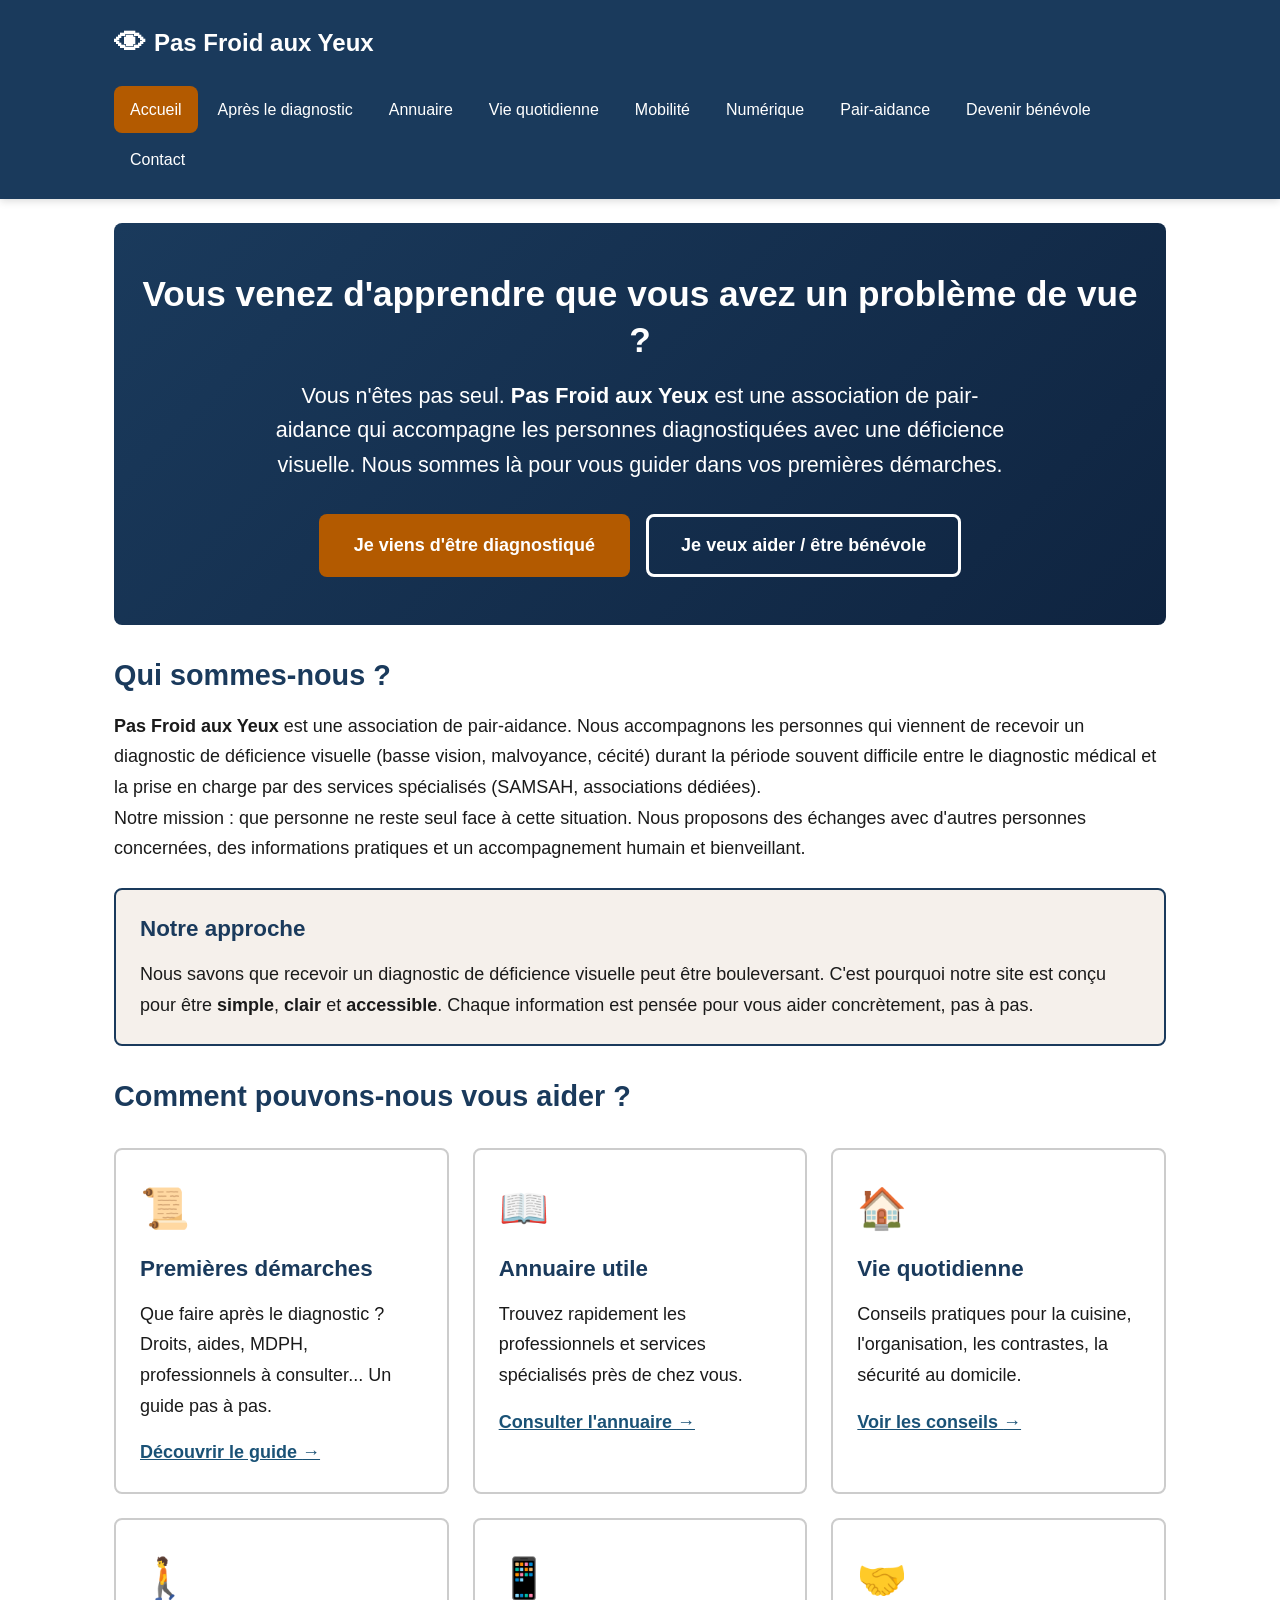
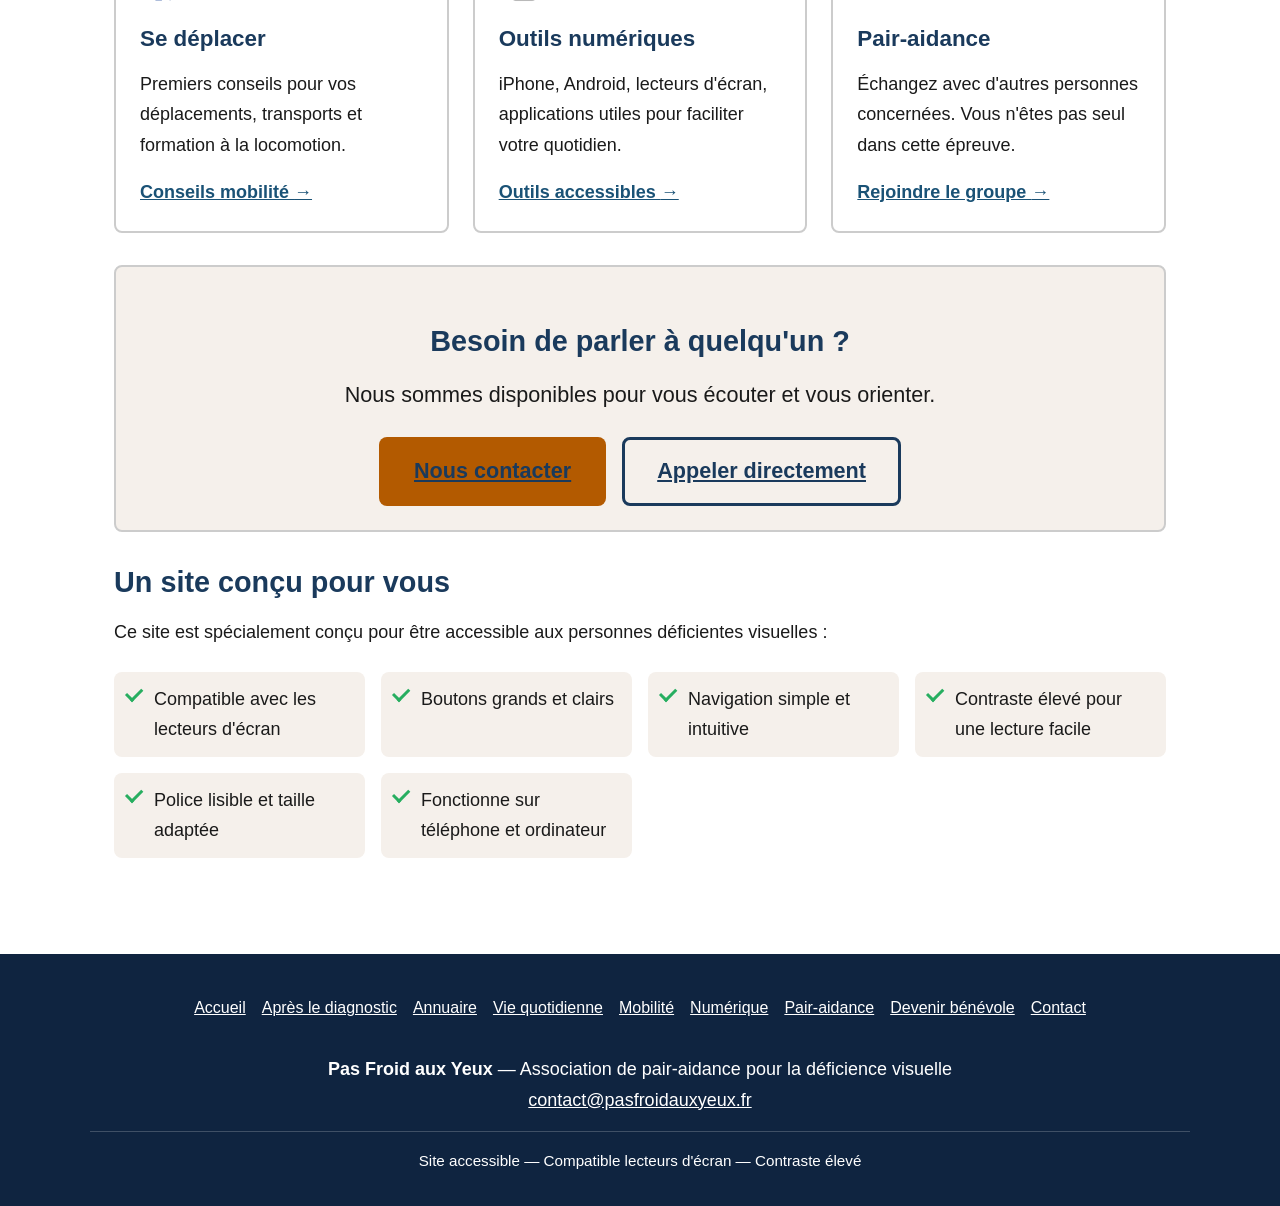
<file: index.html>
<!DOCTYPE html>
<html lang="fr">
<head>
  <meta charset="UTF-8">
  <meta name="viewport" content="width=device-width, initial-scale=1.0">
  <meta name="description" content="Pas Froid aux Yeux - Association de pair-aidance pour les personnes diagnostiquées avec une déficience visuelle. Informations, accompagnement et soutien après le diagnostic.">
  <title>Pas Froid aux Yeux - Accueil</title>
  <link rel="stylesheet" href="css/style.css">
</head>
<body>

  <a href="#contenu" class="skip-link">Aller au contenu principal</a>

  <!-- En-tête -->
  <header class="site-header" role="banner">
    <div class="header-inner">
      <a href="index.html" class="site-logo" aria-label="Pas Froid aux Yeux - Retour à l'accueil">
        <span class="logo-icon" aria-hidden="true">&#128065;</span>
        Pas Froid aux Yeux
      </a>
      <button class="nav-toggle" aria-expanded="false" aria-controls="navigation-principale">Menu</button>
      <nav class="main-nav" id="navigation-principale" aria-label="Navigation principale">
        <ul>
          <li><a href="index.html" class="active" aria-current="page">Accueil</a></li>
          <li><a href="diagnostic.html">Après le diagnostic</a></li>
          <li><a href="annuaire.html">Annuaire</a></li>
          <li><a href="conseils.html">Vie quotidienne</a></li>
          <li><a href="mobilite.html">Mobilité</a></li>
          <li><a href="numerique.html">Numérique</a></li>
          <li><a href="pair-aidance.html">Pair-aidance</a></li>
          <li><a href="benevole.html">Devenir bénévole</a></li>
          <li><a href="contact.html">Contact</a></li>
        </ul>
      </nav>
    </div>
  </header>

  <!-- Contenu principal -->
  <main id="contenu" role="main">

    <!-- Hero -->
    <section class="hero" aria-label="Message de bienvenue">
      <h1>Vous venez d'apprendre que vous avez un problème de vue ?</h1>
      <p>
        Vous n'êtes pas seul. <strong>Pas Froid aux Yeux</strong> est une association
        de pair-aidance qui accompagne les personnes diagnostiquées avec une déficience
        visuelle. Nous sommes là pour vous guider dans vos premières démarches.
      </p>
      <div class="btn-group">
        <a href="diagnostic.html" class="btn btn-primary">Je viens d'être diagnostiqué</a>
        <a href="benevole.html" class="btn btn-secondary">Je veux aider / être bénévole</a>
      </div>
    </section>

    <!-- Qui sommes-nous -->
    <section aria-label="Présentation de l'association">
      <h2>Qui sommes-nous ?</h2>
      <p>
        <strong>Pas Froid aux Yeux</strong> est une association de pair-aidance. Nous
        accompagnons les personnes qui viennent de recevoir un diagnostic de déficience
        visuelle (basse vision, malvoyance, cécité) durant la période souvent difficile
        entre le diagnostic médical et la prise en charge par des services spécialisés
        (SAMSAH, associations dédiées).
      </p>
      <p>
        Notre mission : que personne ne reste seul face à cette situation. Nous proposons
        des échanges avec d'autres personnes concernées, des informations pratiques et un
        accompagnement humain et bienveillant.
      </p>

      <div class="info-box">
        <h3>Notre approche</h3>
        <p>
          Nous savons que recevoir un diagnostic de déficience visuelle peut être
          bouleversant. C'est pourquoi notre site est conçu pour être <strong>simple</strong>,
          <strong>clair</strong> et <strong>accessible</strong>. Chaque information est
          pensée pour vous aider concrètement, pas à pas.
        </p>
      </div>
    </section>

    <!-- Parcours rapide -->
    <section aria-label="Que pouvons-nous faire pour vous">
      <h2>Comment pouvons-nous vous aider ?</h2>
      <div class="cards">

        <article class="card">
          <span class="card-icon" aria-hidden="true">&#128220;</span>
          <h3>Premières démarches</h3>
          <p>Que faire après le diagnostic ? Droits, aides, MDPH, professionnels à consulter... Un guide pas à pas.</p>
          <a href="diagnostic.html" aria-label="Découvrir le guide des premières démarches">Découvrir le guide <span aria-hidden="true">&rarr;</span></a>
        </article>

        <article class="card">
          <span class="card-icon" aria-hidden="true">&#128214;</span>
          <h3>Annuaire utile</h3>
          <p>Trouvez rapidement les professionnels et services spécialisés près de chez vous.</p>
          <a href="annuaire.html" aria-label="Consulter l'annuaire des professionnels">Consulter l'annuaire <span aria-hidden="true">&rarr;</span></a>
        </article>

        <article class="card">
          <span class="card-icon" aria-hidden="true">&#127968;</span>
          <h3>Vie quotidienne</h3>
          <p>Conseils pratiques pour la cuisine, l'organisation, les contrastes, la sécurité au domicile.</p>
          <a href="conseils.html" aria-label="Voir les conseils pour la vie quotidienne">Voir les conseils <span aria-hidden="true">&rarr;</span></a>
        </article>

        <article class="card">
          <span class="card-icon" aria-hidden="true">&#128694;</span>
          <h3>Se déplacer</h3>
          <p>Premiers conseils pour vos déplacements, transports et formation à la locomotion.</p>
          <a href="mobilite.html" aria-label="Conseils pour la mobilité et les déplacements">Conseils mobilité <span aria-hidden="true">&rarr;</span></a>
        </article>

        <article class="card">
          <span class="card-icon" aria-hidden="true">&#128241;</span>
          <h3>Outils numériques</h3>
          <p>iPhone, Android, lecteurs d'écran, applications utiles pour faciliter votre quotidien.</p>
          <a href="numerique.html" aria-label="Découvrir les outils numériques accessibles">Outils accessibles <span aria-hidden="true">&rarr;</span></a>
        </article>

        <article class="card">
          <span class="card-icon" aria-hidden="true">&#129309;</span>
          <h3>Pair-aidance</h3>
          <p>Échangez avec d'autres personnes concernées. Vous n'êtes pas seul dans cette épreuve.</p>
          <a href="pair-aidance.html" aria-label="Rejoindre le groupe de pair-aidance">Rejoindre le groupe <span aria-hidden="true">&rarr;</span></a>
        </article>

      </div>
    </section>

    <!-- Contact rapide -->
    <section class="quick-contact" aria-label="Contact rapide">
      <h2>Besoin de parler à quelqu'un ?</h2>
      <p>Nous sommes disponibles pour vous écouter et vous orienter.</p>
      <div class="btn-group">
        <a href="contact.html" class="btn btn-primary">Nous contacter</a>
        <a href="contact.html" class="btn btn-outline" aria-label="Nous appeler par téléphone">Appeler directement</a>
      </div>
    </section>

    <!-- Accessibilité -->
    <section aria-label="Engagement accessibilité">
      <h2>Un site conçu pour vous</h2>
      <p>Ce site est spécialement conçu pour être accessible aux personnes déficientes visuelles :</p>
      <ul class="accessibility-features" role="list">
        <li>Compatible avec les lecteurs d'écran</li>
        <li>Boutons grands et clairs</li>
        <li>Navigation simple et intuitive</li>
        <li>Contraste élevé pour une lecture facile</li>
        <li>Police lisible et taille adaptée</li>
        <li>Fonctionne sur téléphone et ordinateur</li>
      </ul>
    </section>

  </main>

  <!-- Pied de page -->
  <footer class="site-footer" role="contentinfo">
    <div class="footer-inner">
      <nav aria-label="Navigation secondaire">
        <ul class="footer-nav" role="list">
          <li><a href="index.html">Accueil</a></li>
          <li><a href="diagnostic.html">Après le diagnostic</a></li>
          <li><a href="annuaire.html">Annuaire</a></li>
          <li><a href="conseils.html">Vie quotidienne</a></li>
          <li><a href="mobilite.html">Mobilité</a></li>
          <li><a href="numerique.html">Numérique</a></li>
          <li><a href="pair-aidance.html">Pair-aidance</a></li>
          <li><a href="benevole.html">Devenir bénévole</a></li>
          <li><a href="contact.html">Contact</a></li>
        </ul>
      </nav>
      <div class="footer-contact">
        <p>
          <strong>Pas Froid aux Yeux</strong> &mdash; Association de pair-aidance pour la déficience visuelle<br>
          <a href="mailto:contact@pasfroidauxyeux.fr">contact@pasfroidauxyeux.fr</a>
        </p>
      </div>
      <div class="footer-accessibility">
        <p>Site accessible &mdash; Compatible lecteurs d'écran &mdash; Contraste élevé</p>
      </div>
    </div>
  </footer>

  <script src="js/main.js"></script>
</body>
</html>
</file>
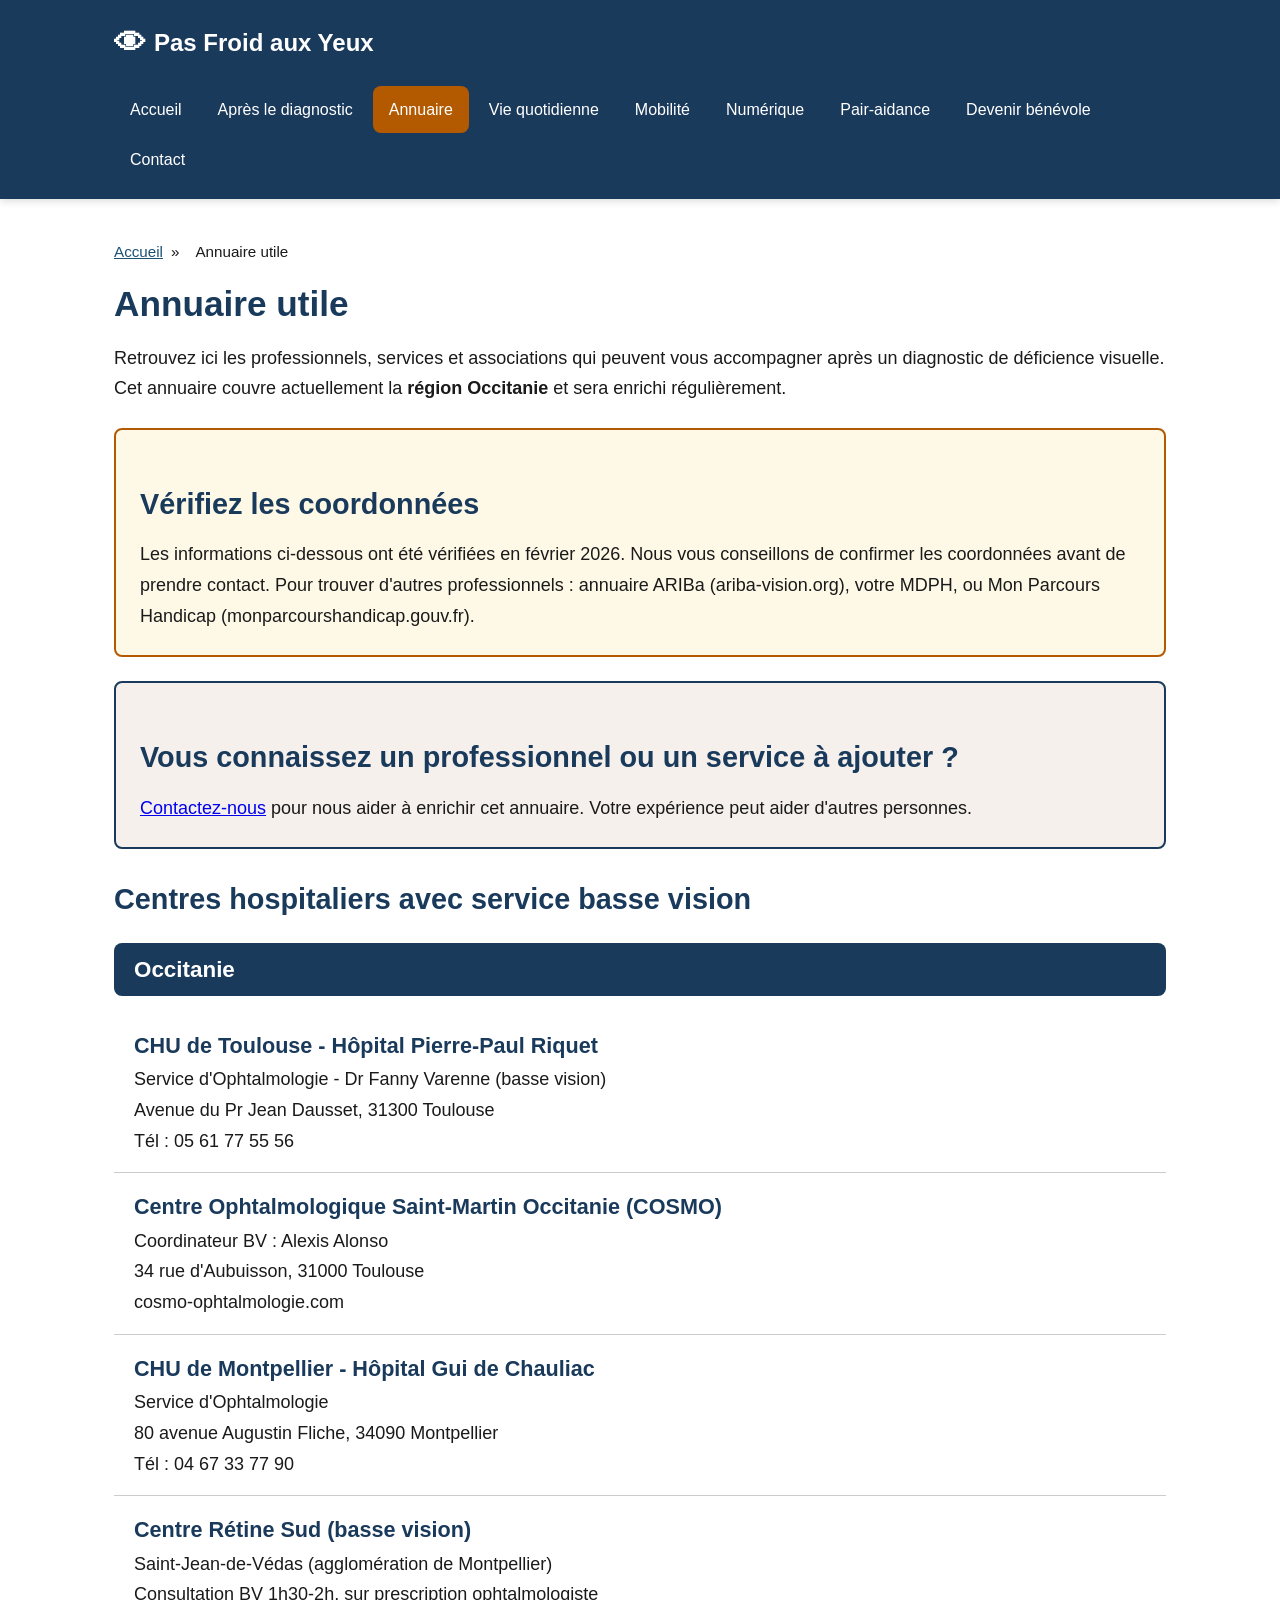
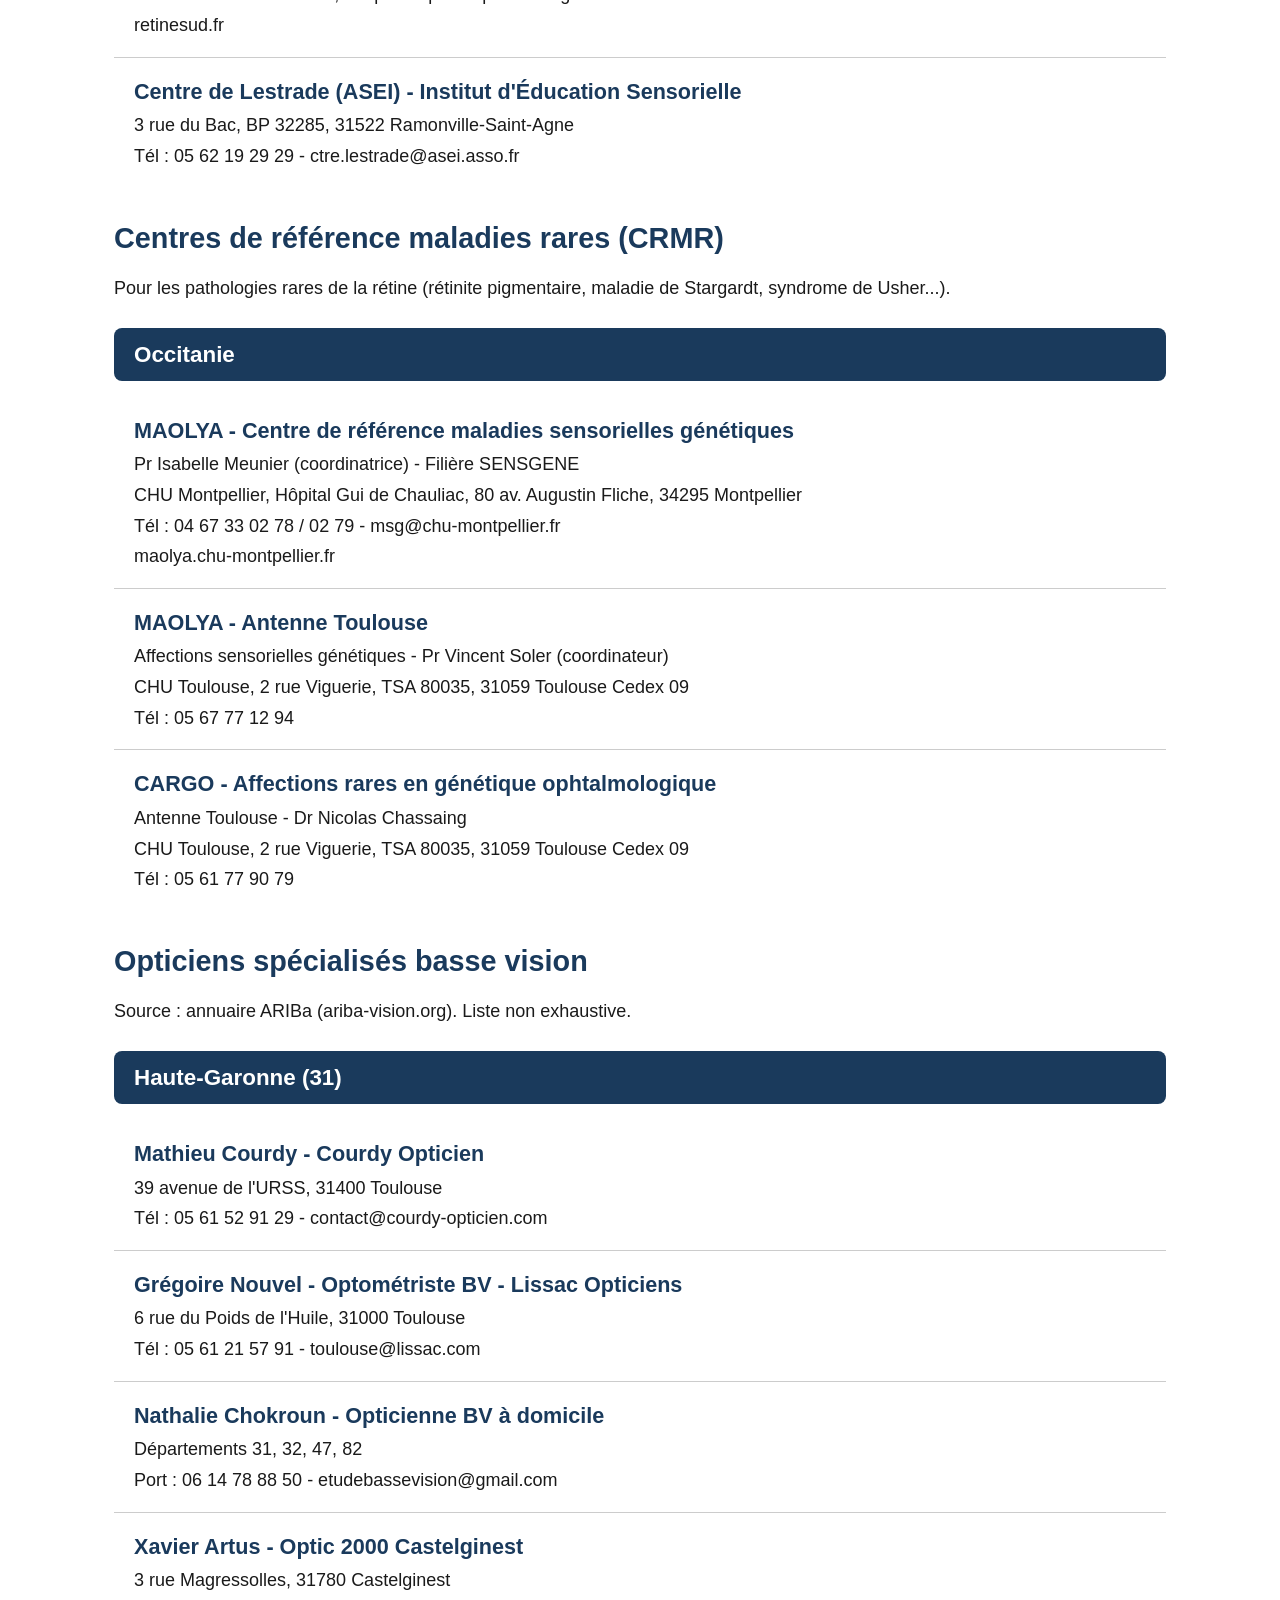
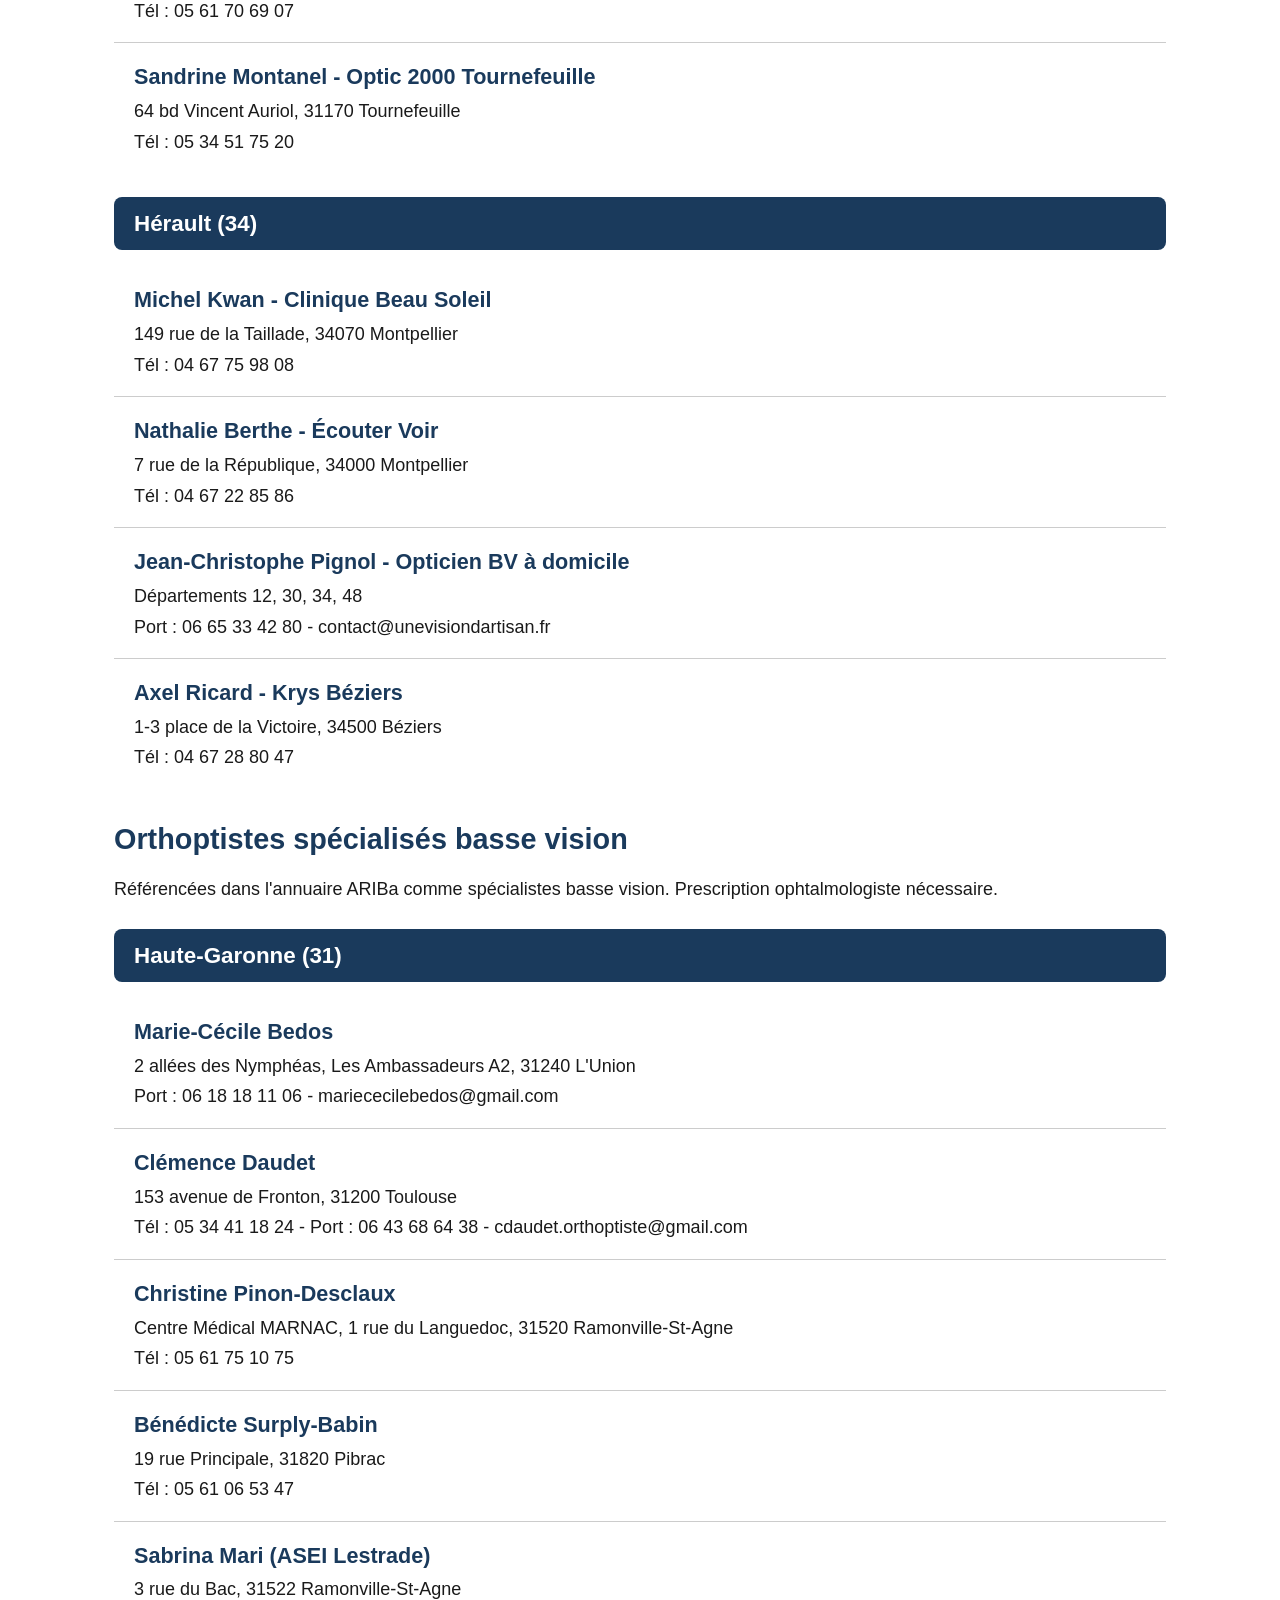
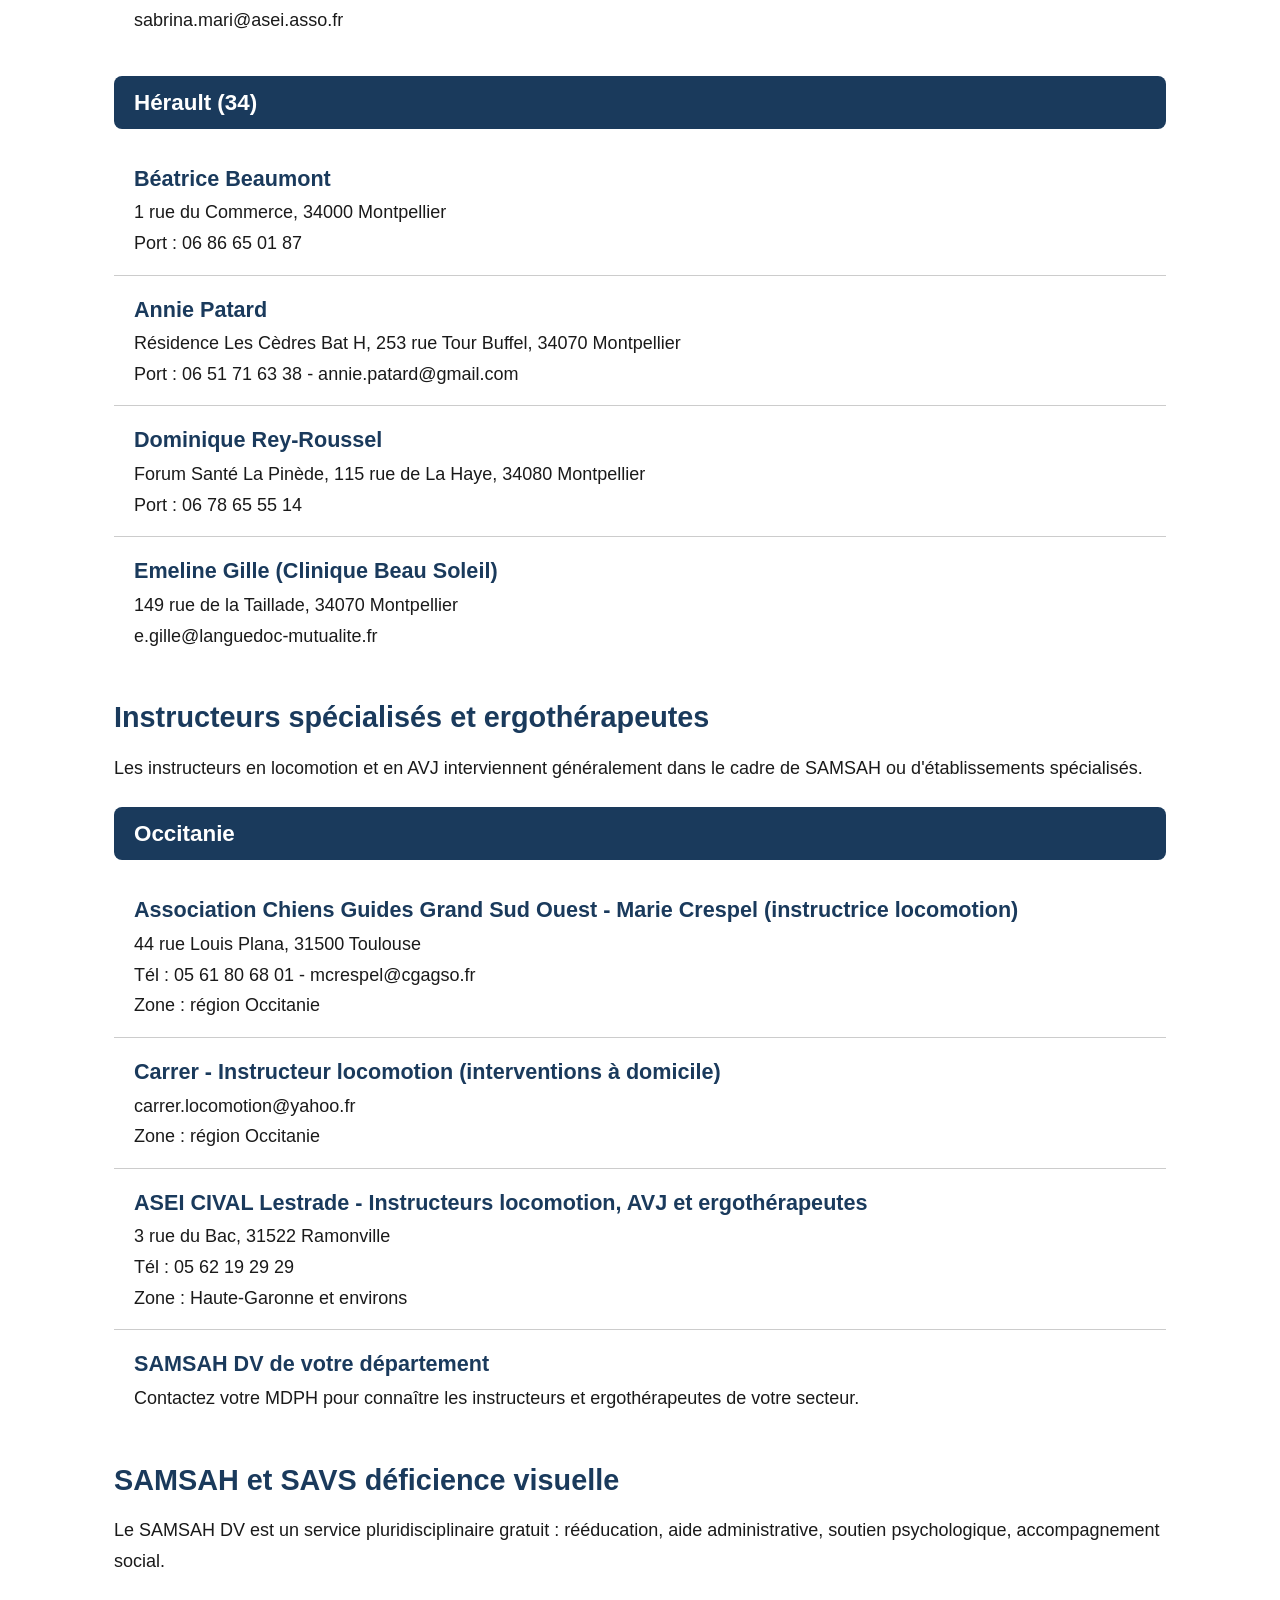
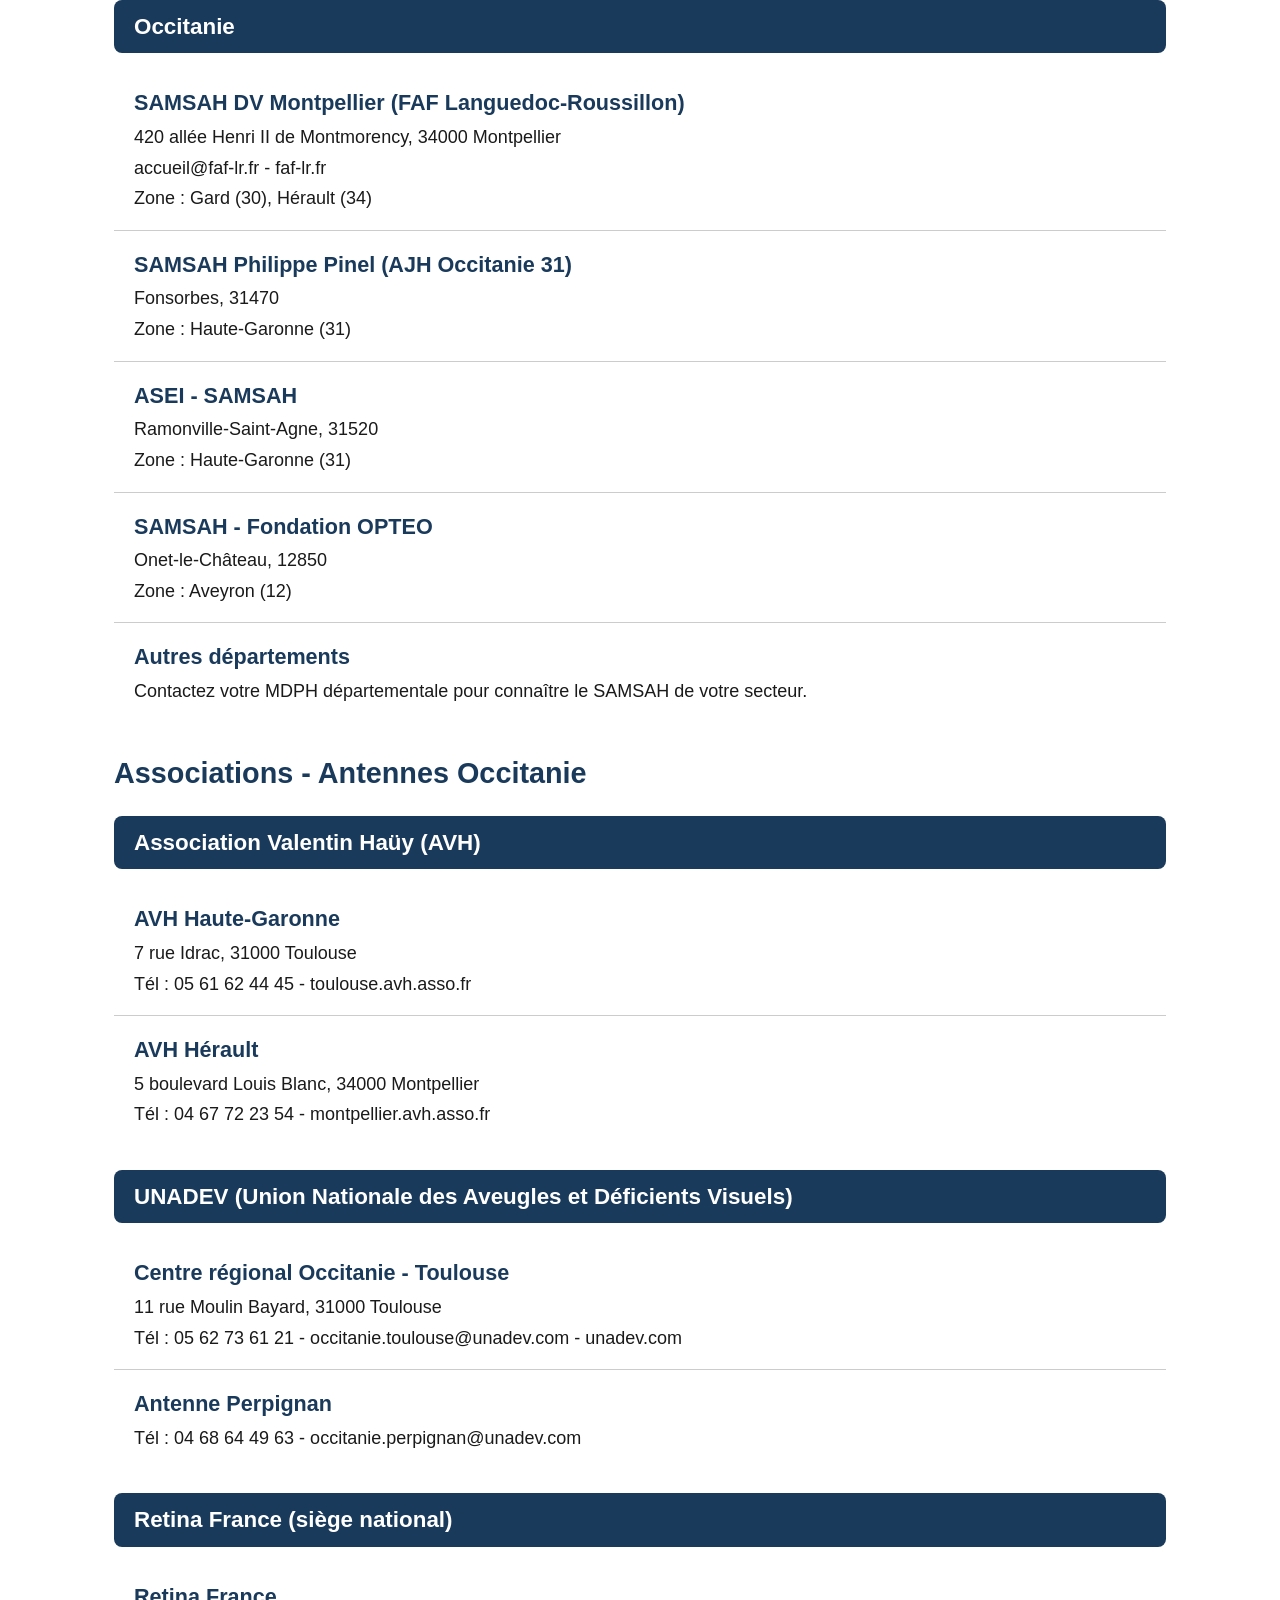
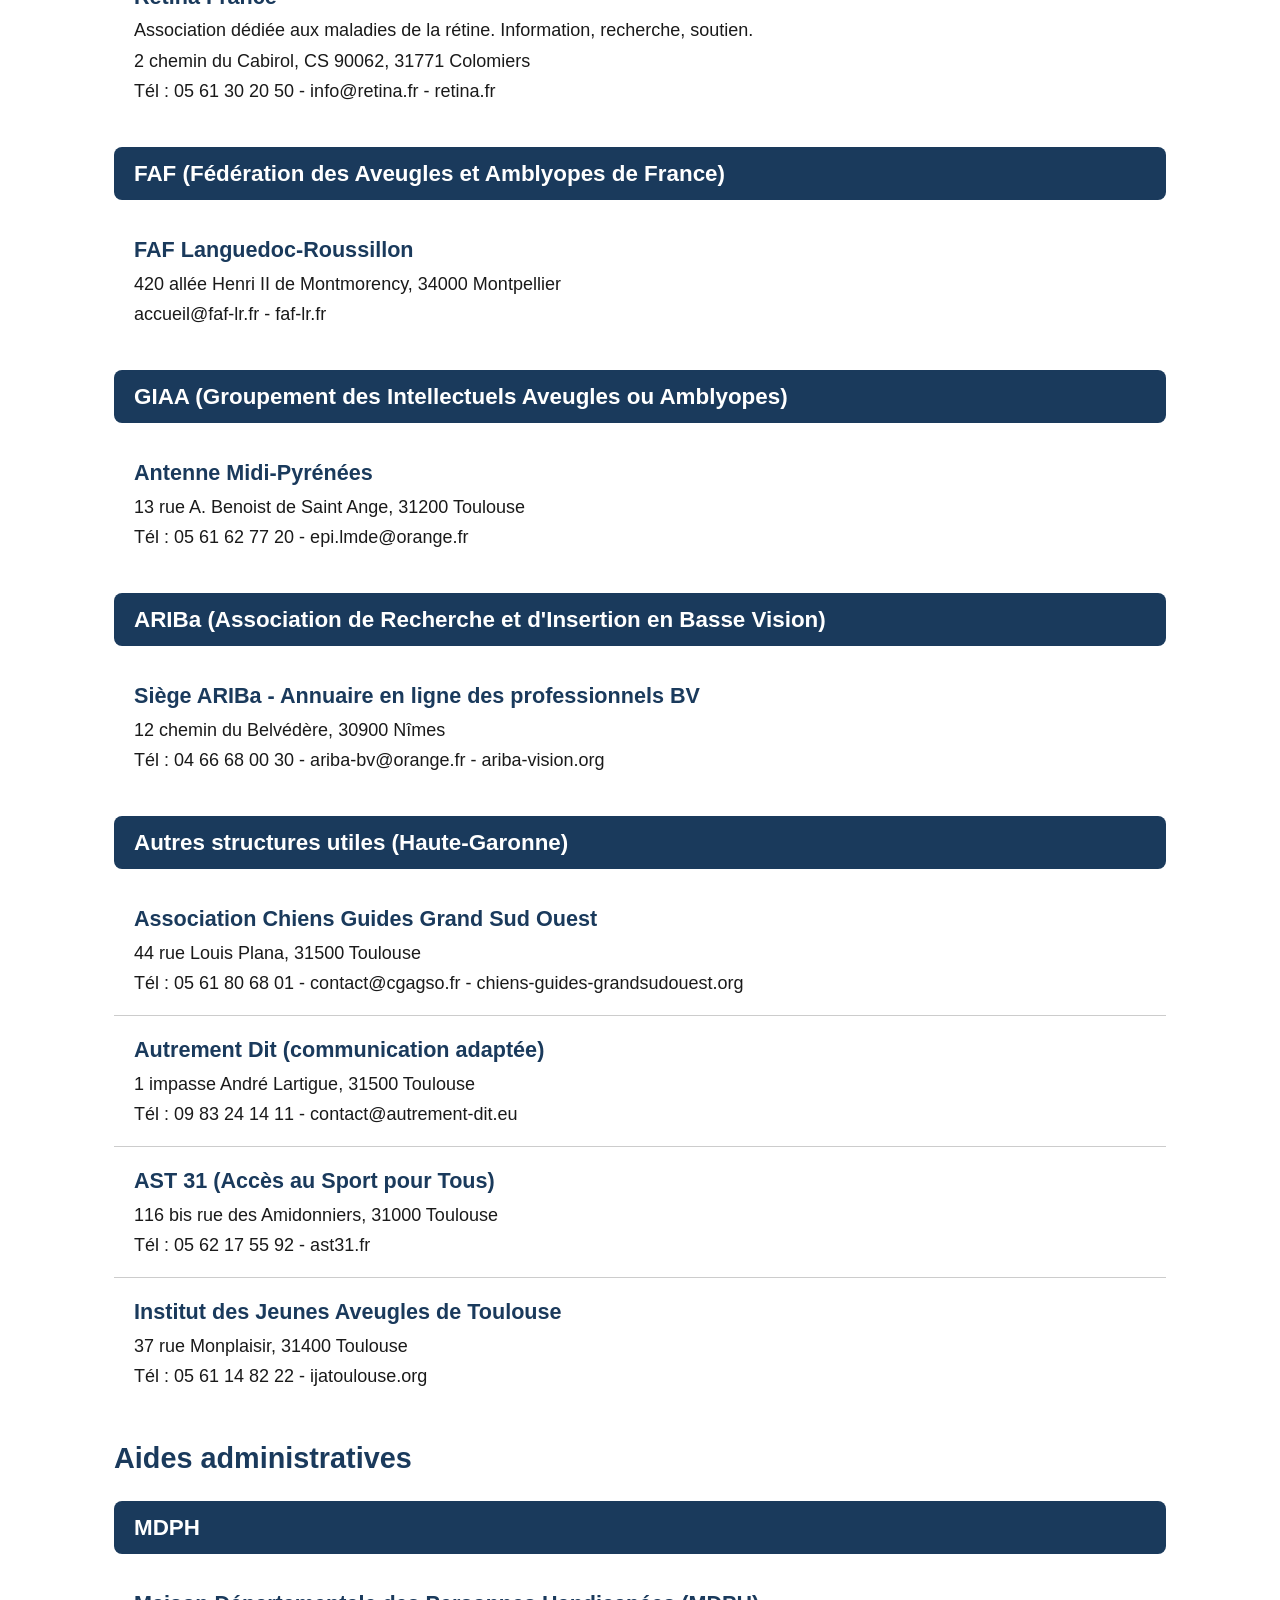
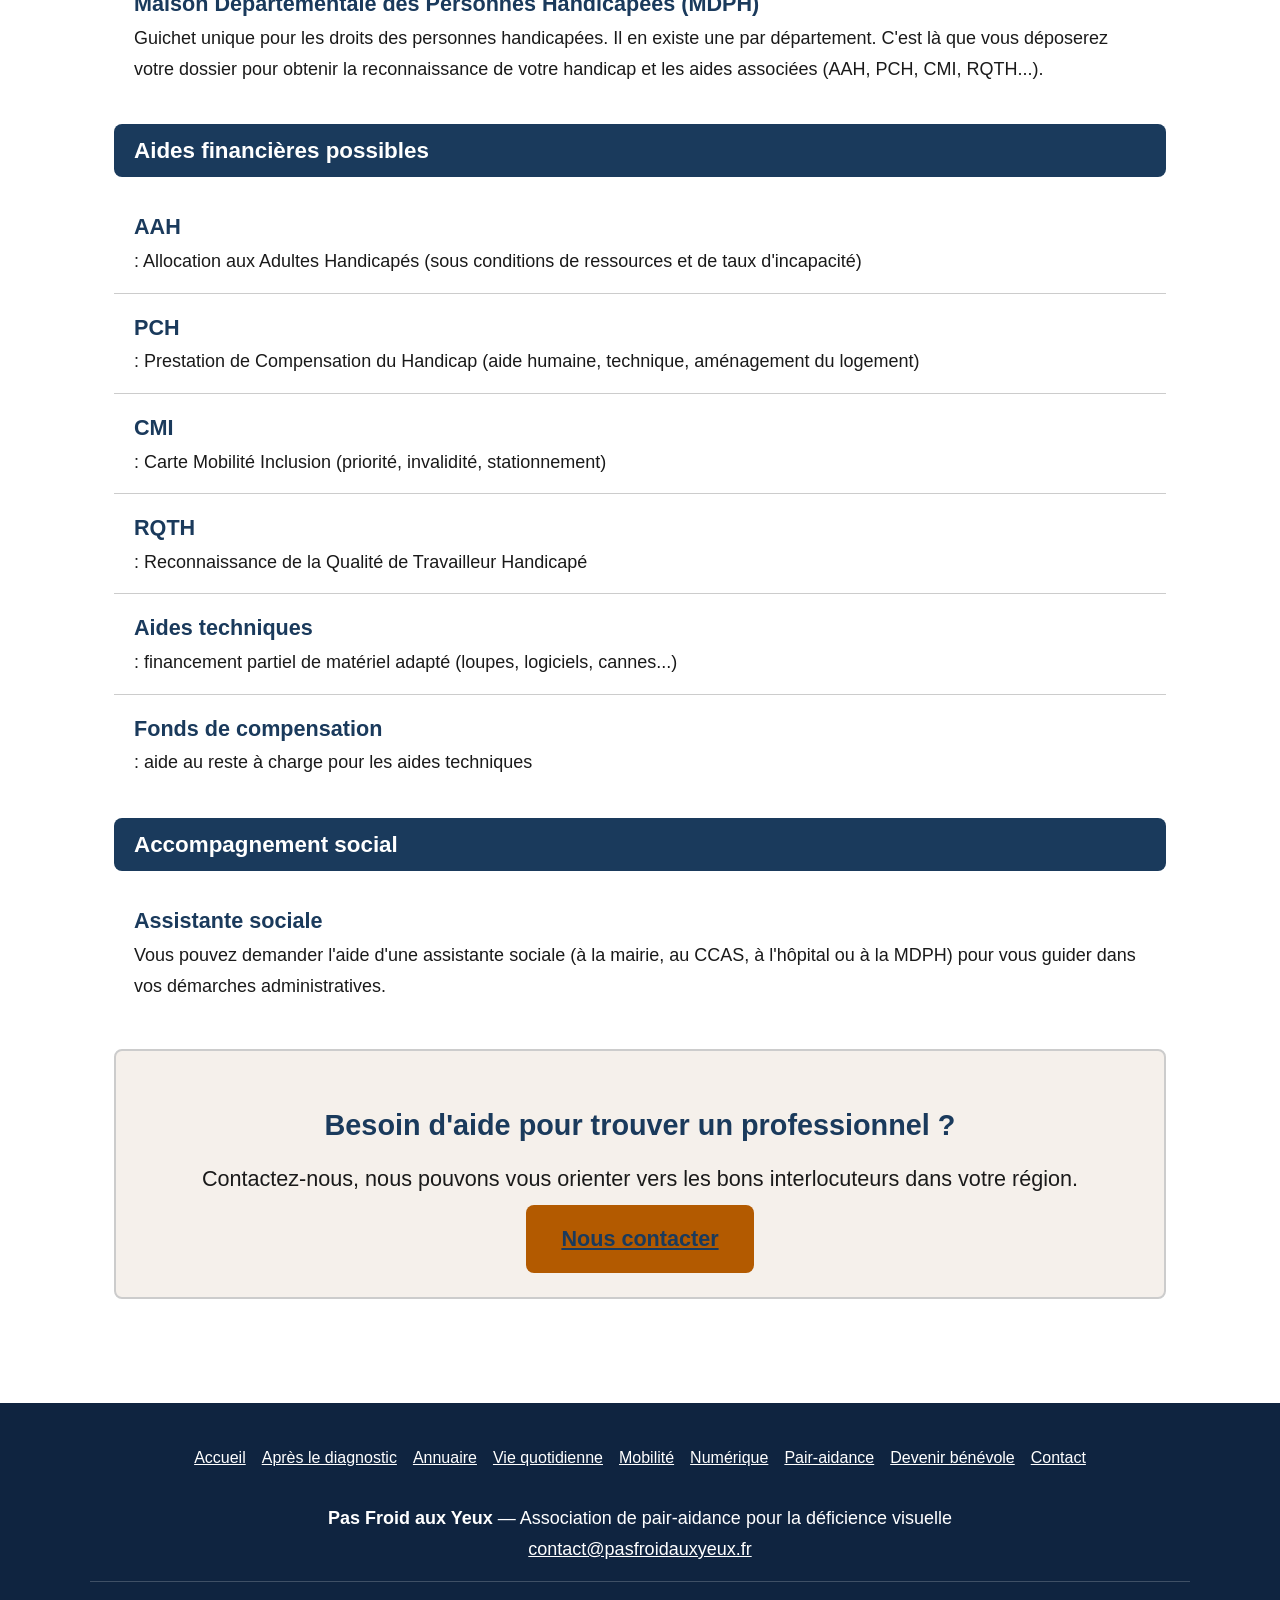
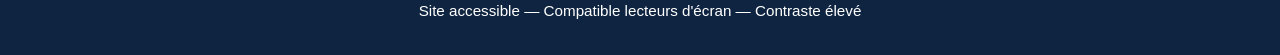
<file: annuaire.html>
<!DOCTYPE html>
<html lang="fr">
<head>
  <meta charset="UTF-8">
  <meta name="viewport" content="width=device-width, initial-scale=1.0">
  <meta name="description" content="Annuaire des professionnels et services pour les personnes déficientes visuelles : ophtalmologistes, opticiens basse vision, orthoptistes, SAMSAH, associations.">
  <title>Annuaire utile - Pas Froid aux Yeux</title>
  <link rel="stylesheet" href="css/style.css">
</head>
<body>

  <a href="#contenu" class="skip-link">Aller au contenu principal</a>

  <header class="site-header" role="banner">
    <div class="header-inner">
      <a href="index.html" class="site-logo" aria-label="Pas Froid aux Yeux - Retour à l'accueil">
        <span class="logo-icon" aria-hidden="true">&#128065;</span>
        Pas Froid aux Yeux
      </a>
      <button class="nav-toggle" aria-expanded="false" aria-controls="navigation-principale">Menu</button>
      <nav class="main-nav" id="navigation-principale" aria-label="Navigation principale">
        <ul>
          <li><a href="index.html">Accueil</a></li>
          <li><a href="diagnostic.html">Après le diagnostic</a></li>
          <li><a href="annuaire.html">Annuaire</a></li>
          <li><a href="conseils.html">Vie quotidienne</a></li>
          <li><a href="mobilite.html">Mobilité</a></li>
          <li><a href="numerique.html">Numérique</a></li>
          <li><a href="pair-aidance.html">Pair-aidance</a></li>
          <li><a href="benevole.html">Devenir bénévole</a></li>
          <li><a href="contact.html">Contact</a></li>
        </ul>
      </nav>
    </div>
  </header>

  <main id="contenu" role="main">

    <nav class="breadcrumb" aria-label="Fil d'Ariane">
      <ol role="list">
        <li><a href="index.html">Accueil</a> <span aria-hidden="true">&raquo;</span></li>
        <li><span aria-current="page">Annuaire utile</span></li>
      </ol>
    </nav>

    <h1>Annuaire utile</h1>

    <p>
      Retrouvez ici les professionnels, services et associations qui peuvent vous accompagner
      après un diagnostic de déficience visuelle. Cet annuaire couvre actuellement la
      <strong>région Occitanie</strong> et sera enrichi régulièrement.
    </p>

    <div class="info-box warning">
      <h2>Vérifiez les coordonnées</h2>
      <p>
        Les informations ci-dessous ont été vérifiées en février 2026. Nous vous
        conseillons de confirmer les coordonnées avant de prendre contact.
        Pour trouver d'autres professionnels : annuaire ARIBa (ariba-vision.org),
        votre MDPH, ou Mon Parcours Handicap (monparcourshandicap.gouv.fr).
      </p>
    </div>

    <div class="info-box">
      <h2>Vous connaissez un professionnel ou un service à ajouter ?</h2>
      <p>
        <a href="contact.html">Contactez-nous</a> pour nous aider à enrichir cet annuaire.
        Votre expérience peut aider d'autres personnes.
      </p>
    </div>

    <!-- Centres hospitaliers basse vision -->
    <section class="directory-section">
      <h2>Centres hospitaliers avec service basse vision</h2>

      <h3>Occitanie</h3>
      <ul class="directory-list" role="list">
        <li>
          <strong>CHU de Toulouse - Hôpital Pierre-Paul Riquet</strong>
          Service d'Ophtalmologie - Dr Fanny Varenne (basse vision)<br>
          Avenue du Pr Jean Dausset, 31300 Toulouse<br>
          Tél : 05 61 77 55 56
        </li>
        <li>
          <strong>Centre Ophtalmologique Saint-Martin Occitanie (COSMO)</strong>
          Coordinateur BV : Alexis Alonso<br>
          34 rue d'Aubuisson, 31000 Toulouse<br>
          cosmo-ophtalmologie.com
        </li>
        <li>
          <strong>CHU de Montpellier - Hôpital Gui de Chauliac</strong>
          Service d'Ophtalmologie<br>
          80 avenue Augustin Fliche, 34090 Montpellier<br>
          Tél : 04 67 33 77 90
        </li>
        <li>
          <strong>Centre Rétine Sud (basse vision)</strong>
          Saint-Jean-de-Védas (agglomération de Montpellier)<br>
          Consultation BV 1h30-2h, sur prescription ophtalmologiste<br>
          retinesud.fr
        </li>
        <li>
          <strong>Centre de Lestrade (ASEI) - Institut d'Éducation Sensorielle</strong>
          3 rue du Bac, BP 32285, 31522 Ramonville-Saint-Agne<br>
          Tél : 05 62 19 29 29 - ctre.lestrade@asei.asso.fr
        </li>
      </ul>
    </section>

    <!-- Centres de référence maladies rares -->
    <section class="directory-section">
      <h2>Centres de référence maladies rares (CRMR)</h2>
      <p>Pour les pathologies rares de la rétine (rétinite pigmentaire, maladie de Stargardt, syndrome de Usher...).</p>

      <h3>Occitanie</h3>
      <ul class="directory-list" role="list">
        <li>
          <strong>MAOLYA - Centre de référence maladies sensorielles génétiques</strong>
          Pr Isabelle Meunier (coordinatrice) - Filière SENSGENE<br>
          CHU Montpellier, Hôpital Gui de Chauliac, 80 av. Augustin Fliche, 34295 Montpellier<br>
          Tél : 04 67 33 02 78 / 02 79 - msg@chu-montpellier.fr<br>
          maolya.chu-montpellier.fr
        </li>
        <li>
          <strong>MAOLYA - Antenne Toulouse</strong>
          Affections sensorielles génétiques - Pr Vincent Soler (coordinateur)<br>
          CHU Toulouse, 2 rue Viguerie, TSA 80035, 31059 Toulouse Cedex 09<br>
          Tél : 05 67 77 12 94
        </li>
        <li>
          <strong>CARGO - Affections rares en génétique ophtalmologique</strong>
          Antenne Toulouse - Dr Nicolas Chassaing<br>
          CHU Toulouse, 2 rue Viguerie, TSA 80035, 31059 Toulouse Cedex 09<br>
          Tél : 05 61 77 90 79
        </li>
      </ul>
    </section>

    <!-- Opticiens basse vision -->
    <section class="directory-section">
      <h2>Opticiens spécialisés basse vision</h2>
      <p>Source : annuaire ARIBa (ariba-vision.org). Liste non exhaustive.</p>

      <h3>Haute-Garonne (31)</h3>
      <ul class="directory-list" role="list">
        <li>
          <strong>Mathieu Courdy - Courdy Opticien</strong>
          39 avenue de l'URSS, 31400 Toulouse<br>
          Tél : 05 61 52 91 29 - contact@courdy-opticien.com
        </li>
        <li>
          <strong>Grégoire Nouvel - Optométriste BV - Lissac Opticiens</strong>
          6 rue du Poids de l'Huile, 31000 Toulouse<br>
          Tél : 05 61 21 57 91 - toulouse@lissac.com
        </li>
        <li>
          <strong>Nathalie Chokroun - Opticienne BV à domicile</strong>
          Départements 31, 32, 47, 82<br>
          Port : 06 14 78 88 50 - etudebassevision@gmail.com
        </li>
        <li>
          <strong>Xavier Artus - Optic 2000 Castelginest</strong>
          3 rue Magressolles, 31780 Castelginest<br>
          Tél : 05 61 70 69 07
        </li>
        <li>
          <strong>Sandrine Montanel - Optic 2000 Tournefeuille</strong>
          64 bd Vincent Auriol, 31170 Tournefeuille<br>
          Tél : 05 34 51 75 20
        </li>
      </ul>

      <h3>Hérault (34)</h3>
      <ul class="directory-list" role="list">
        <li>
          <strong>Michel Kwan - Clinique Beau Soleil</strong>
          149 rue de la Taillade, 34070 Montpellier<br>
          Tél : 04 67 75 98 08
        </li>
        <li>
          <strong>Nathalie Berthe - Écouter Voir</strong>
          7 rue de la République, 34000 Montpellier<br>
          Tél : 04 67 22 85 86
        </li>
        <li>
          <strong>Jean-Christophe Pignol - Opticien BV à domicile</strong>
          Départements 12, 30, 34, 48<br>
          Port : 06 65 33 42 80 - contact@unevisiondartisan.fr
        </li>
        <li>
          <strong>Axel Ricard - Krys Béziers</strong>
          1-3 place de la Victoire, 34500 Béziers<br>
          Tél : 04 67 28 80 47
        </li>
      </ul>
    </section>

    <!-- Orthoptistes -->
    <section class="directory-section">
      <h2>Orthoptistes spécialisés basse vision</h2>
      <p>Référencées dans l'annuaire ARIBa comme spécialistes basse vision. Prescription ophtalmologiste nécessaire.</p>

      <h3>Haute-Garonne (31)</h3>
      <ul class="directory-list" role="list">
        <li>
          <strong>Marie-Cécile Bedos</strong>
          2 allées des Nymphéas, Les Ambassadeurs A2, 31240 L'Union<br>
          Port : 06 18 18 11 06 - mariececilebedos@gmail.com
        </li>
        <li>
          <strong>Clémence Daudet</strong>
          153 avenue de Fronton, 31200 Toulouse<br>
          Tél : 05 34 41 18 24 - Port : 06 43 68 64 38 - cdaudet.orthoptiste@gmail.com
        </li>
        <li>
          <strong>Christine Pinon-Desclaux</strong>
          Centre Médical MARNAC, 1 rue du Languedoc, 31520 Ramonville-St-Agne<br>
          Tél : 05 61 75 10 75
        </li>
        <li>
          <strong>Bénédicte Surply-Babin</strong>
          19 rue Principale, 31820 Pibrac<br>
          Tél : 05 61 06 53 47
        </li>
        <li>
          <strong>Sabrina Mari (ASEI Lestrade)</strong>
          3 rue du Bac, 31522 Ramonville-St-Agne<br>
          sabrina.mari@asei.asso.fr
        </li>
      </ul>

      <h3>Hérault (34)</h3>
      <ul class="directory-list" role="list">
        <li>
          <strong>Béatrice Beaumont</strong>
          1 rue du Commerce, 34000 Montpellier<br>
          Port : 06 86 65 01 87
        </li>
        <li>
          <strong>Annie Patard</strong>
          Résidence Les Cèdres Bat H, 253 rue Tour Buffel, 34070 Montpellier<br>
          Port : 06 51 71 63 38 - annie.patard@gmail.com
        </li>
        <li>
          <strong>Dominique Rey-Roussel</strong>
          Forum Santé La Pinède, 115 rue de La Haye, 34080 Montpellier<br>
          Port : 06 78 65 55 14
        </li>
        <li>
          <strong>Emeline Gille (Clinique Beau Soleil)</strong>
          149 rue de la Taillade, 34070 Montpellier<br>
          e.gille@languedoc-mutualite.fr
        </li>
      </ul>
    </section>

    <!-- Instructeurs et ergothérapeutes -->
    <section class="directory-section">
      <h2>Instructeurs spécialisés et ergothérapeutes</h2>
      <p>Les instructeurs en locomotion et en AVJ interviennent généralement dans le cadre de SAMSAH ou d'établissements spécialisés.</p>

      <h3>Occitanie</h3>
      <ul class="directory-list" role="list">
        <li>
          <strong>Association Chiens Guides Grand Sud Ouest - Marie Crespel (instructrice locomotion)</strong>
          44 rue Louis Plana, 31500 Toulouse<br>
          Tél : 05 61 80 68 01 - mcrespel@cgagso.fr<br>
          Zone : région Occitanie
        </li>
        <li>
          <strong>Carrer - Instructeur locomotion (interventions à domicile)</strong>
          carrer.locomotion@yahoo.fr<br>
          Zone : région Occitanie
        </li>
        <li>
          <strong>ASEI CIVAL Lestrade - Instructeurs locomotion, AVJ et ergothérapeutes</strong>
          3 rue du Bac, 31522 Ramonville<br>
          Tél : 05 62 19 29 29<br>
          Zone : Haute-Garonne et environs
        </li>
        <li>
          <strong>SAMSAH DV de votre département</strong>
          Contactez votre MDPH pour connaître les instructeurs et ergothérapeutes de votre secteur.
        </li>
      </ul>
    </section>

    <!-- SAMSAH et SAVS -->
    <section class="directory-section">
      <h2>SAMSAH et SAVS déficience visuelle</h2>
      <p>Le SAMSAH DV est un service pluridisciplinaire gratuit : rééducation, aide administrative, soutien psychologique, accompagnement social.</p>

      <h3>Occitanie</h3>
      <ul class="directory-list" role="list">
        <li>
          <strong>SAMSAH DV Montpellier (FAF Languedoc-Roussillon)</strong>
          420 allée Henri II de Montmorency, 34000 Montpellier<br>
          accueil@faf-lr.fr - faf-lr.fr<br>
          Zone : Gard (30), Hérault (34)
        </li>
        <li>
          <strong>SAMSAH Philippe Pinel (AJH Occitanie 31)</strong>
          Fonsorbes, 31470<br>
          Zone : Haute-Garonne (31)
        </li>
        <li>
          <strong>ASEI - SAMSAH</strong>
          Ramonville-Saint-Agne, 31520<br>
          Zone : Haute-Garonne (31)
        </li>
        <li>
          <strong>SAMSAH - Fondation OPTEO</strong>
          Onet-le-Château, 12850<br>
          Zone : Aveyron (12)
        </li>
        <li>
          <strong>Autres départements</strong>
          Contactez votre MDPH départementale pour connaître le SAMSAH de votre secteur.
        </li>
      </ul>
    </section>

    <!-- Associations -->
    <section class="directory-section">
      <h2>Associations - Antennes Occitanie</h2>

      <h3>Association Valentin Haüy (AVH)</h3>
      <ul class="directory-list" role="list">
        <li>
          <strong>AVH Haute-Garonne</strong>
          7 rue Idrac, 31000 Toulouse<br>
          Tél : 05 61 62 44 45 - toulouse.avh.asso.fr
        </li>
        <li>
          <strong>AVH Hérault</strong>
          5 boulevard Louis Blanc, 34000 Montpellier<br>
          Tél : 04 67 72 23 54 - montpellier.avh.asso.fr
        </li>
      </ul>

      <h3>UNADEV (Union Nationale des Aveugles et Déficients Visuels)</h3>
      <ul class="directory-list" role="list">
        <li>
          <strong>Centre régional Occitanie - Toulouse</strong>
          11 rue Moulin Bayard, 31000 Toulouse<br>
          Tél : 05 62 73 61 21 - occitanie.toulouse@unadev.com - unadev.com
        </li>
        <li>
          <strong>Antenne Perpignan</strong>
          Tél : 04 68 64 49 63 - occitanie.perpignan@unadev.com
        </li>
      </ul>

      <h3>Retina France (siège national)</h3>
      <ul class="directory-list" role="list">
        <li>
          <strong>Retina France</strong>
          Association dédiée aux maladies de la rétine. Information, recherche, soutien.<br>
          2 chemin du Cabirol, CS 90062, 31771 Colomiers<br>
          Tél : 05 61 30 20 50 - info@retina.fr - retina.fr
        </li>
      </ul>

      <h3>FAF (Fédération des Aveugles et Amblyopes de France)</h3>
      <ul class="directory-list" role="list">
        <li>
          <strong>FAF Languedoc-Roussillon</strong>
          420 allée Henri II de Montmorency, 34000 Montpellier<br>
          accueil@faf-lr.fr - faf-lr.fr
        </li>
      </ul>

      <h3>GIAA (Groupement des Intellectuels Aveugles ou Amblyopes)</h3>
      <ul class="directory-list" role="list">
        <li>
          <strong>Antenne Midi-Pyrénées</strong>
          13 rue A. Benoist de Saint Ange, 31200 Toulouse<br>
          Tél : 05 61 62 77 20 - epi.lmde@orange.fr
        </li>
      </ul>

      <h3>ARIBa (Association de Recherche et d'Insertion en Basse Vision)</h3>
      <ul class="directory-list" role="list">
        <li>
          <strong>Siège ARIBa - Annuaire en ligne des professionnels BV</strong>
          12 chemin du Belvédère, 30900 Nîmes<br>
          Tél : 04 66 68 00 30 - ariba-bv@orange.fr - ariba-vision.org
        </li>
      </ul>

      <h3>Autres structures utiles (Haute-Garonne)</h3>
      <ul class="directory-list" role="list">
        <li>
          <strong>Association Chiens Guides Grand Sud Ouest</strong>
          44 rue Louis Plana, 31500 Toulouse<br>
          Tél : 05 61 80 68 01 - contact@cgagso.fr - chiens-guides-grandsudouest.org
        </li>
        <li>
          <strong>Autrement Dit (communication adaptée)</strong>
          1 impasse André Lartigue, 31500 Toulouse<br>
          Tél : 09 83 24 14 11 - contact@autrement-dit.eu
        </li>
        <li>
          <strong>AST 31 (Accès au Sport pour Tous)</strong>
          116 bis rue des Amidonniers, 31000 Toulouse<br>
          Tél : 05 62 17 55 92 - ast31.fr
        </li>
        <li>
          <strong>Institut des Jeunes Aveugles de Toulouse</strong>
          37 rue Monplaisir, 31400 Toulouse<br>
          Tél : 05 61 14 82 22 - ijatoulouse.org
        </li>
      </ul>
    </section>

    <!-- Aides administratives -->
    <section class="directory-section">
      <h2>Aides administratives</h2>

      <h3>MDPH</h3>
      <ul class="directory-list" role="list">
        <li>
          <strong>Maison Départementale des Personnes Handicapées (MDPH)</strong>
          Guichet unique pour les droits des personnes handicapées. Il en existe une par département.
          C'est là que vous déposerez votre dossier pour obtenir la reconnaissance de votre handicap
          et les aides associées (AAH, PCH, CMI, RQTH...).
        </li>
      </ul>

      <h3>Aides financières possibles</h3>
      <ul class="directory-list" role="list">
        <li>
          <strong>AAH</strong> : Allocation aux Adultes Handicapés (sous conditions de ressources et de taux d'incapacité)
        </li>
        <li>
          <strong>PCH</strong> : Prestation de Compensation du Handicap (aide humaine, technique, aménagement du logement)
        </li>
        <li>
          <strong>CMI</strong> : Carte Mobilité Inclusion (priorité, invalidité, stationnement)
        </li>
        <li>
          <strong>RQTH</strong> : Reconnaissance de la Qualité de Travailleur Handicapé
        </li>
        <li>
          <strong>Aides techniques</strong> : financement partiel de matériel adapté (loupes, logiciels, cannes...)
        </li>
        <li>
          <strong>Fonds de compensation</strong> : aide au reste à charge pour les aides techniques
        </li>
      </ul>

      <h3>Accompagnement social</h3>
      <ul class="directory-list" role="list">
        <li>
          <strong>Assistante sociale</strong>
          Vous pouvez demander l'aide d'une assistante sociale (à la mairie, au CCAS,
          à l'hôpital ou à la MDPH) pour vous guider dans vos démarches administratives.
        </li>
      </ul>
    </section>

    <section class="quick-contact" aria-label="Contact rapide">
      <h2>Besoin d'aide pour trouver un professionnel ?</h2>
      <p>Contactez-nous, nous pouvons vous orienter vers les bons interlocuteurs dans votre région.</p>
      <a href="contact.html" class="btn btn-primary">Nous contacter</a>
    </section>

  </main>

  <footer class="site-footer" role="contentinfo">
    <div class="footer-inner">
      <nav aria-label="Navigation secondaire">
        <ul class="footer-nav" role="list">
          <li><a href="index.html">Accueil</a></li>
          <li><a href="diagnostic.html">Après le diagnostic</a></li>
          <li><a href="annuaire.html">Annuaire</a></li>
          <li><a href="conseils.html">Vie quotidienne</a></li>
          <li><a href="mobilite.html">Mobilité</a></li>
          <li><a href="numerique.html">Numérique</a></li>
          <li><a href="pair-aidance.html">Pair-aidance</a></li>
          <li><a href="benevole.html">Devenir bénévole</a></li>
          <li><a href="contact.html">Contact</a></li>
        </ul>
      </nav>
      <div class="footer-contact">
        <p>
          <strong>Pas Froid aux Yeux</strong> &mdash; Association de pair-aidance pour la déficience visuelle<br>
          <a href="mailto:contact@pasfroidauxyeux.fr">contact@pasfroidauxyeux.fr</a>
        </p>
      </div>
      <div class="footer-accessibility">
        <p>Site accessible &mdash; Compatible lecteurs d'écran &mdash; Contraste élevé</p>
      </div>
    </div>
  </footer>

  <script src="js/main.js"></script>
</body>
</html>
</file>
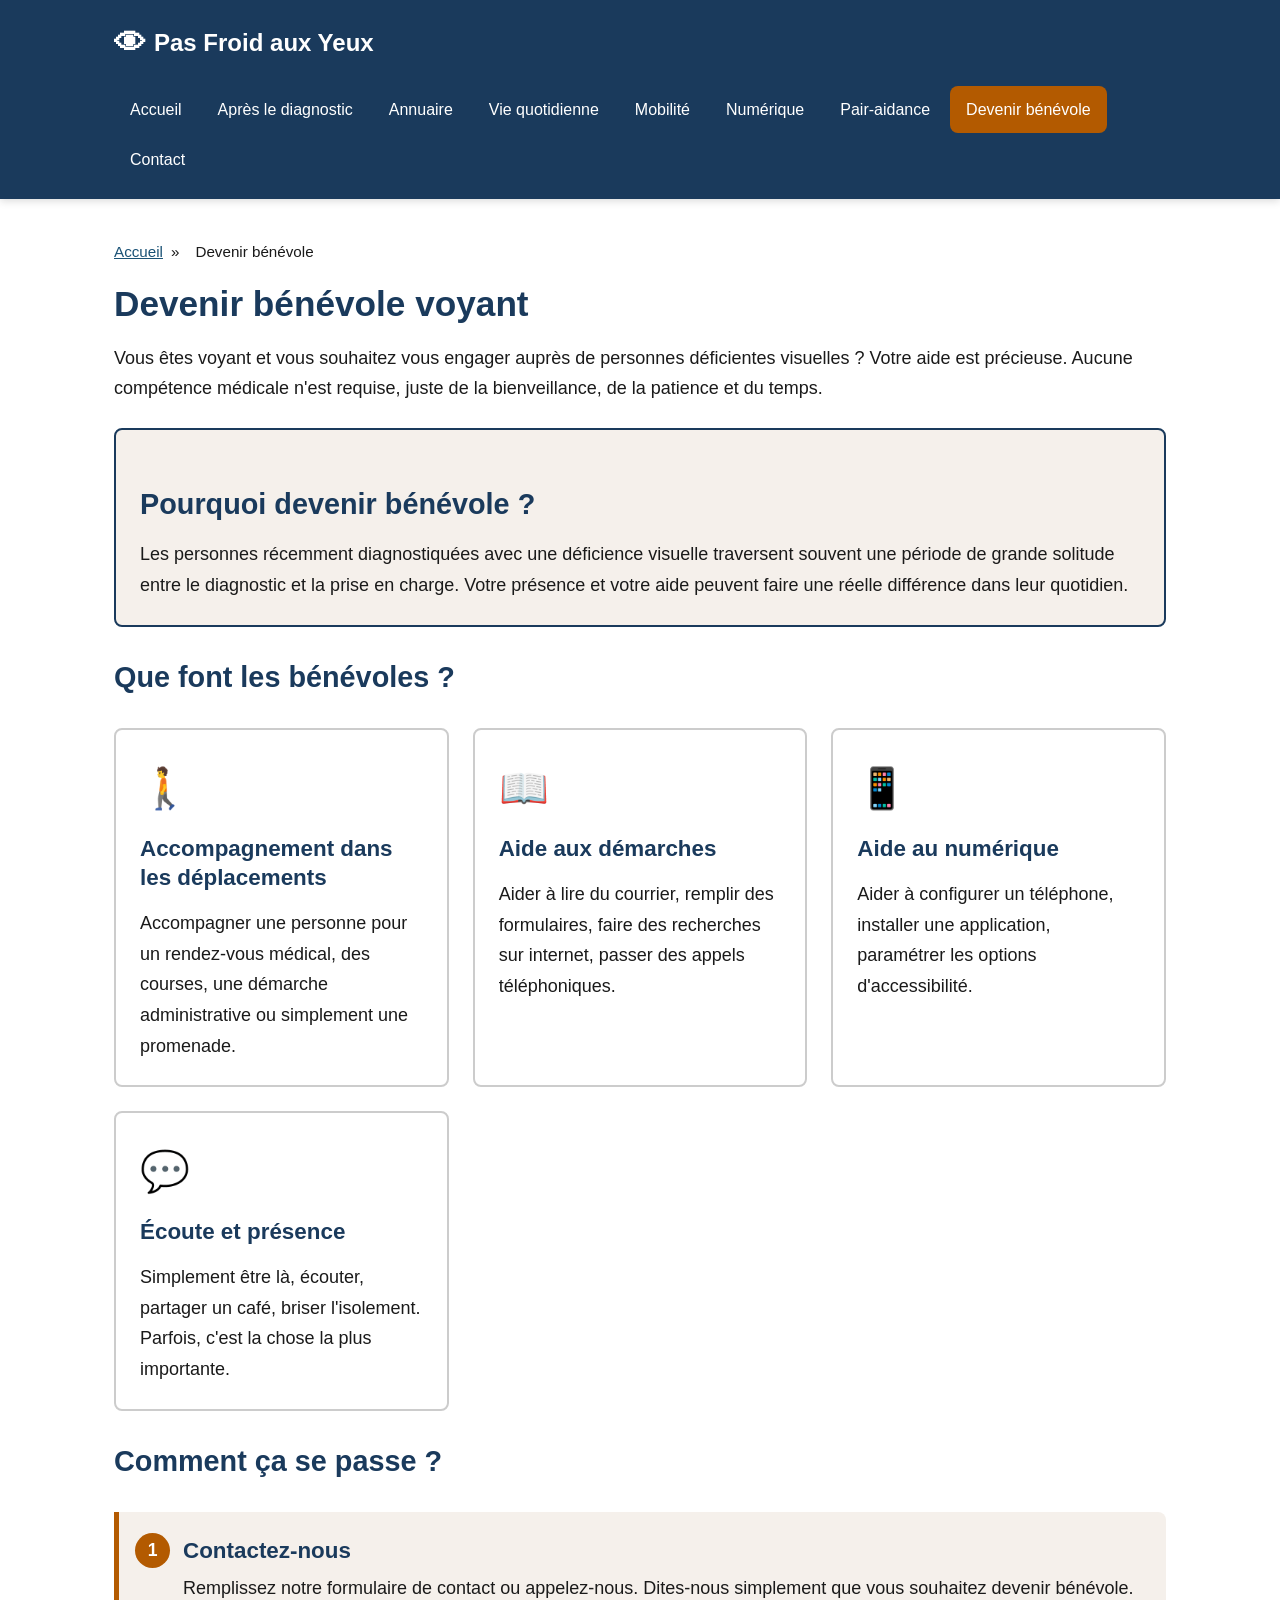
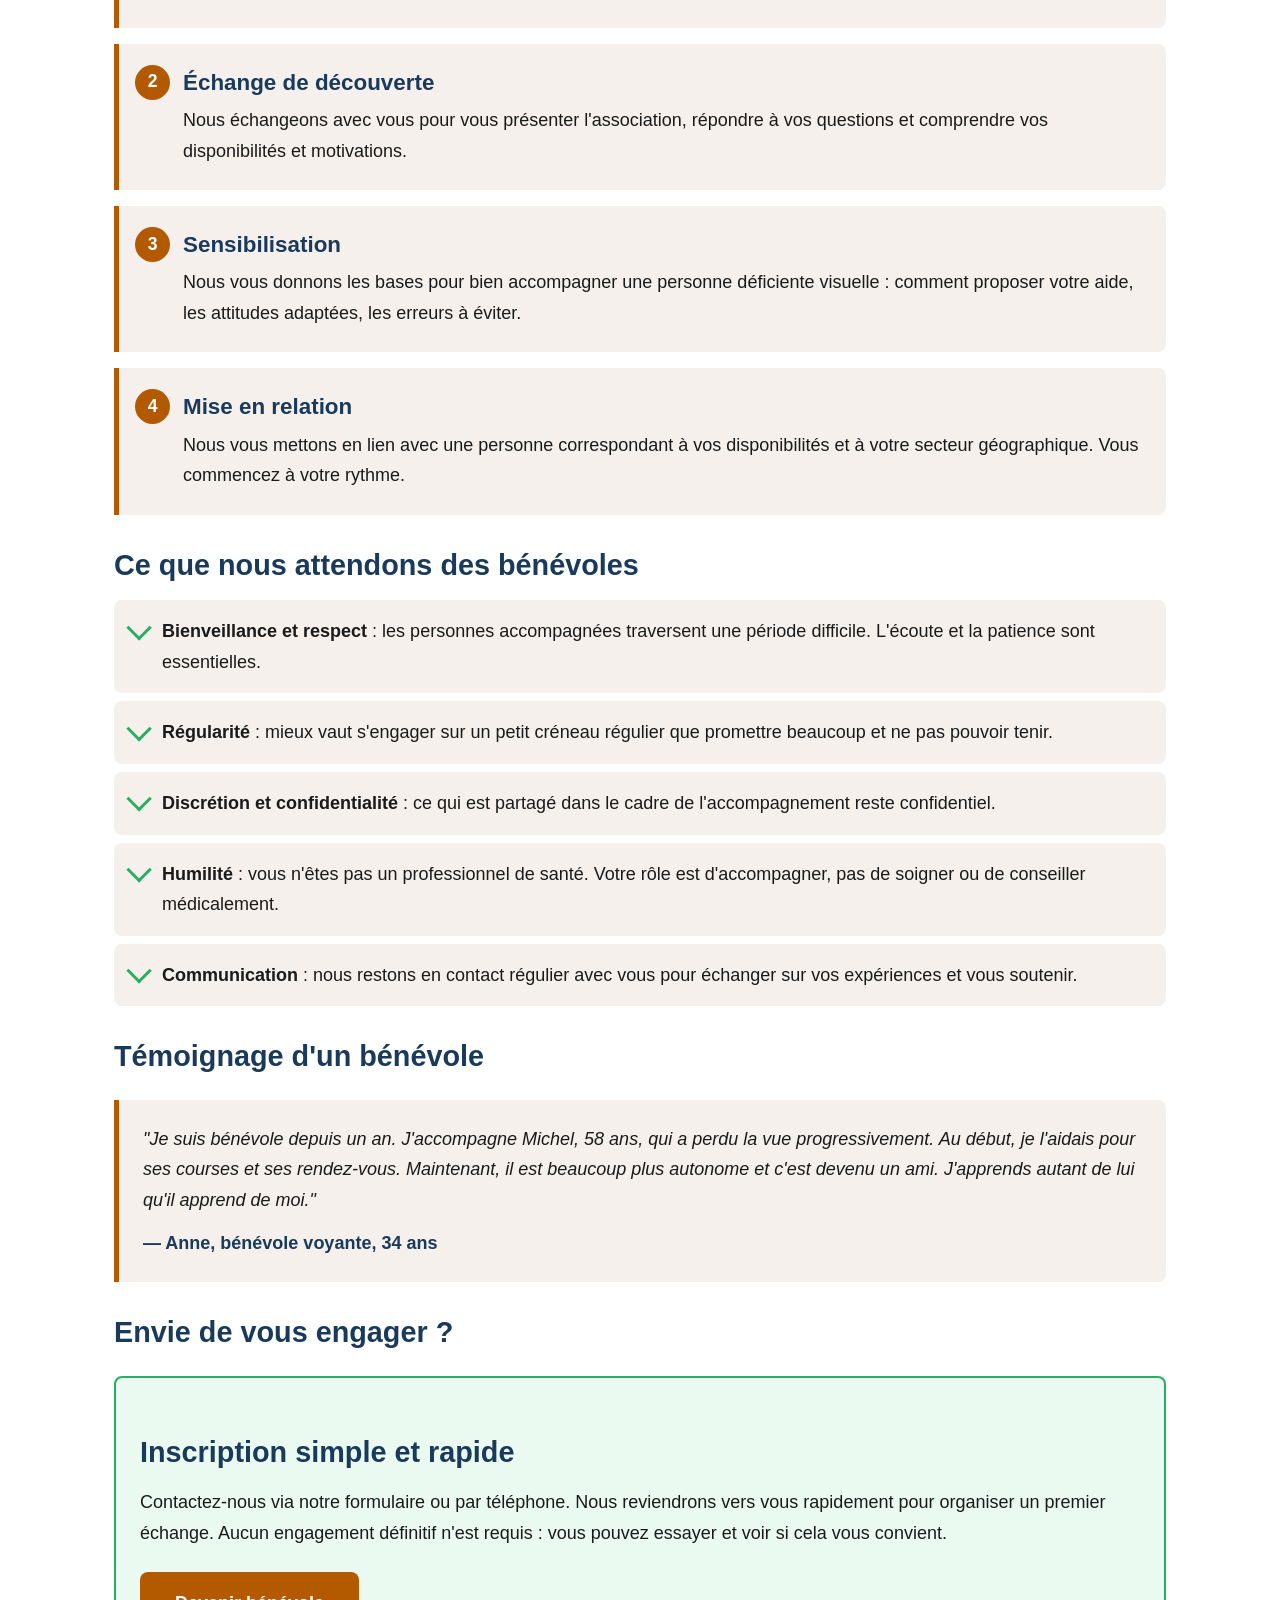
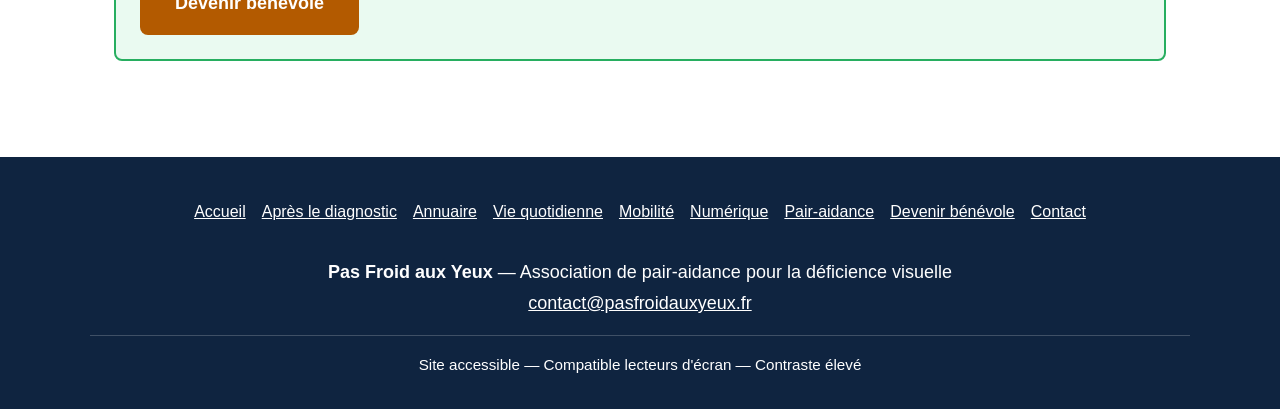
<file: benevole.html>
<!DOCTYPE html>
<html lang="fr">
<head>
  <meta charset="UTF-8">
  <meta name="viewport" content="width=device-width, initial-scale=1.0">
  <meta name="description" content="Devenez bénévole voyant chez Pas Froid aux Yeux. Accompagnez des personnes déficientes visuelles dans leurs premières démarches.">
  <title>Devenir bénévole - Pas Froid aux Yeux</title>
  <link rel="stylesheet" href="css/style.css">
</head>
<body>

  <a href="#contenu" class="skip-link">Aller au contenu principal</a>

  <header class="site-header" role="banner">
    <div class="header-inner">
      <a href="index.html" class="site-logo" aria-label="Pas Froid aux Yeux - Retour à l'accueil">
        <span class="logo-icon" aria-hidden="true">&#128065;</span>
        Pas Froid aux Yeux
      </a>
      <button class="nav-toggle" aria-expanded="false" aria-controls="navigation-principale">Menu</button>
      <nav class="main-nav" id="navigation-principale" aria-label="Navigation principale">
        <ul>
          <li><a href="index.html">Accueil</a></li>
          <li><a href="diagnostic.html">Après le diagnostic</a></li>
          <li><a href="annuaire.html">Annuaire</a></li>
          <li><a href="conseils.html">Vie quotidienne</a></li>
          <li><a href="mobilite.html">Mobilité</a></li>
          <li><a href="numerique.html">Numérique</a></li>
          <li><a href="pair-aidance.html">Pair-aidance</a></li>
          <li><a href="benevole.html">Devenir bénévole</a></li>
          <li><a href="contact.html">Contact</a></li>
        </ul>
      </nav>
    </div>
  </header>

  <main id="contenu" role="main">

    <nav class="breadcrumb" aria-label="Fil d'Ariane">
      <ol role="list">
        <li><a href="index.html">Accueil</a> <span aria-hidden="true">&raquo;</span></li>
        <li><span aria-current="page">Devenir bénévole</span></li>
      </ol>
    </nav>

    <h1>Devenir bénévole voyant</h1>

    <p>
      Vous êtes voyant et vous souhaitez vous engager auprès de personnes déficientes visuelles ?
      Votre aide est précieuse. Aucune compétence médicale n'est requise, juste de la
      bienveillance, de la patience et du temps.
    </p>

    <div class="info-box">
      <h2>Pourquoi devenir bénévole ?</h2>
      <p>
        Les personnes récemment diagnostiquées avec une déficience visuelle traversent souvent
        une période de grande solitude entre le diagnostic et la prise en charge. Votre présence
        et votre aide peuvent faire une réelle différence dans leur quotidien.
      </p>
    </div>

    <!-- Rôle des bénévoles -->
    <section>
      <h2>Que font les bénévoles ?</h2>
      <div class="cards">

        <article class="card">
          <span class="card-icon" aria-hidden="true">&#128694;</span>
          <h3>Accompagnement dans les déplacements</h3>
          <p>
            Accompagner une personne pour un rendez-vous médical, des courses,
            une démarche administrative ou simplement une promenade.
          </p>
        </article>

        <article class="card">
          <span class="card-icon" aria-hidden="true">&#128214;</span>
          <h3>Aide aux démarches</h3>
          <p>
            Aider à lire du courrier, remplir des formulaires, faire des recherches
            sur internet, passer des appels téléphoniques.
          </p>
        </article>

        <article class="card">
          <span class="card-icon" aria-hidden="true">&#128241;</span>
          <h3>Aide au numérique</h3>
          <p>
            Aider à configurer un téléphone, installer une application, paramétrer
            les options d'accessibilité.
          </p>
        </article>

        <article class="card">
          <span class="card-icon" aria-hidden="true">&#128172;</span>
          <h3>Écoute et présence</h3>
          <p>
            Simplement être là, écouter, partager un café, briser l'isolement.
            Parfois, c'est la chose la plus importante.
          </p>
        </article>

      </div>
    </section>

    <!-- Comment devenir bénévole -->
    <section>
      <h2>Comment ça se passe ?</h2>
      <ol class="steps" role="list">
        <li>
          <h3>Contactez-nous</h3>
          <p>
            Remplissez notre formulaire de contact ou appelez-nous. Dites-nous simplement
            que vous souhaitez devenir bénévole.
          </p>
        </li>
        <li>
          <h3>Échange de découverte</h3>
          <p>
            Nous échangeons avec vous pour vous présenter l'association, répondre à vos
            questions et comprendre vos disponibilités et motivations.
          </p>
        </li>
        <li>
          <h3>Sensibilisation</h3>
          <p>
            Nous vous donnons les bases pour bien accompagner une personne déficiente
            visuelle : comment proposer votre aide, les attitudes adaptées, les erreurs
            à éviter.
          </p>
        </li>
        <li>
          <h3>Mise en relation</h3>
          <p>
            Nous vous mettons en lien avec une personne correspondant à vos disponibilités
            et à votre secteur géographique. Vous commencez à votre rythme.
          </p>
        </li>
      </ol>
    </section>

    <!-- Ce qu'on attend -->
    <section>
      <h2>Ce que nous attendons des bénévoles</h2>
      <ul class="tips-list" role="list">
        <li>
          <strong>Bienveillance et respect</strong> : les personnes accompagnées traversent
          une période difficile. L'écoute et la patience sont essentielles.
        </li>
        <li>
          <strong>Régularité</strong> : mieux vaut s'engager sur un petit créneau régulier
          que promettre beaucoup et ne pas pouvoir tenir.
        </li>
        <li>
          <strong>Discrétion et confidentialité</strong> : ce qui est partagé dans le cadre
          de l'accompagnement reste confidentiel.
        </li>
        <li>
          <strong>Humilité</strong> : vous n'êtes pas un professionnel de santé. Votre rôle
          est d'accompagner, pas de soigner ou de conseiller médicalement.
        </li>
        <li>
          <strong>Communication</strong> : nous restons en contact régulier avec vous
          pour échanger sur vos expériences et vous soutenir.
        </li>
      </ul>
    </section>

    <!-- Témoignage -->
    <section>
      <h2>Témoignage d'un bénévole</h2>
      <blockquote class="testimonial">
        <p>
          "Je suis bénévole depuis un an. J'accompagne Michel, 58 ans, qui a perdu la vue
          progressivement. Au début, je l'aidais pour ses courses et ses rendez-vous. Maintenant,
          il est beaucoup plus autonome et c'est devenu un ami. J'apprends autant de lui
          qu'il apprend de moi."
        </p>
        <cite>&mdash; Anne, bénévole voyante, 34 ans</cite>
      </blockquote>
    </section>

    <!-- Inscription -->
    <section>
      <h2>Envie de vous engager ?</h2>
      <div class="info-box success">
        <h2>Inscription simple et rapide</h2>
        <p>
          Contactez-nous via notre formulaire ou par téléphone. Nous reviendrons vers vous
          rapidement pour organiser un premier échange. Aucun engagement définitif n'est
          requis : vous pouvez essayer et voir si cela vous convient.
        </p>
        <div class="btn-group btn-group-left">
          <a href="contact.html" class="btn btn-primary">Devenir bénévole</a>
        </div>
      </div>
    </section>

  </main>

  <footer class="site-footer" role="contentinfo">
    <div class="footer-inner">
      <nav aria-label="Navigation secondaire">
        <ul class="footer-nav">
          <li><a href="index.html">Accueil</a></li>
          <li><a href="diagnostic.html">Après le diagnostic</a></li>
          <li><a href="annuaire.html">Annuaire</a></li>
          <li><a href="conseils.html">Vie quotidienne</a></li>
          <li><a href="mobilite.html">Mobilité</a></li>
          <li><a href="numerique.html">Numérique</a></li>
          <li><a href="pair-aidance.html">Pair-aidance</a></li>
          <li><a href="benevole.html">Devenir bénévole</a></li>
          <li><a href="contact.html">Contact</a></li>
        </ul>
      </nav>
      <div class="footer-contact">
        <p>
          <strong>Pas Froid aux Yeux</strong> &mdash; Association de pair-aidance pour la déficience visuelle<br>
          <a href="mailto:contact@pasfroidauxyeux.fr">contact@pasfroidauxyeux.fr</a>
        </p>
      </div>
      <div class="footer-accessibility">
        <p>Site accessible &mdash; Compatible lecteurs d'écran &mdash; Contraste élevé</p>
      </div>
    </div>
  </footer>

  <script src="js/main.js"></script>
</body>
</html>
</file>
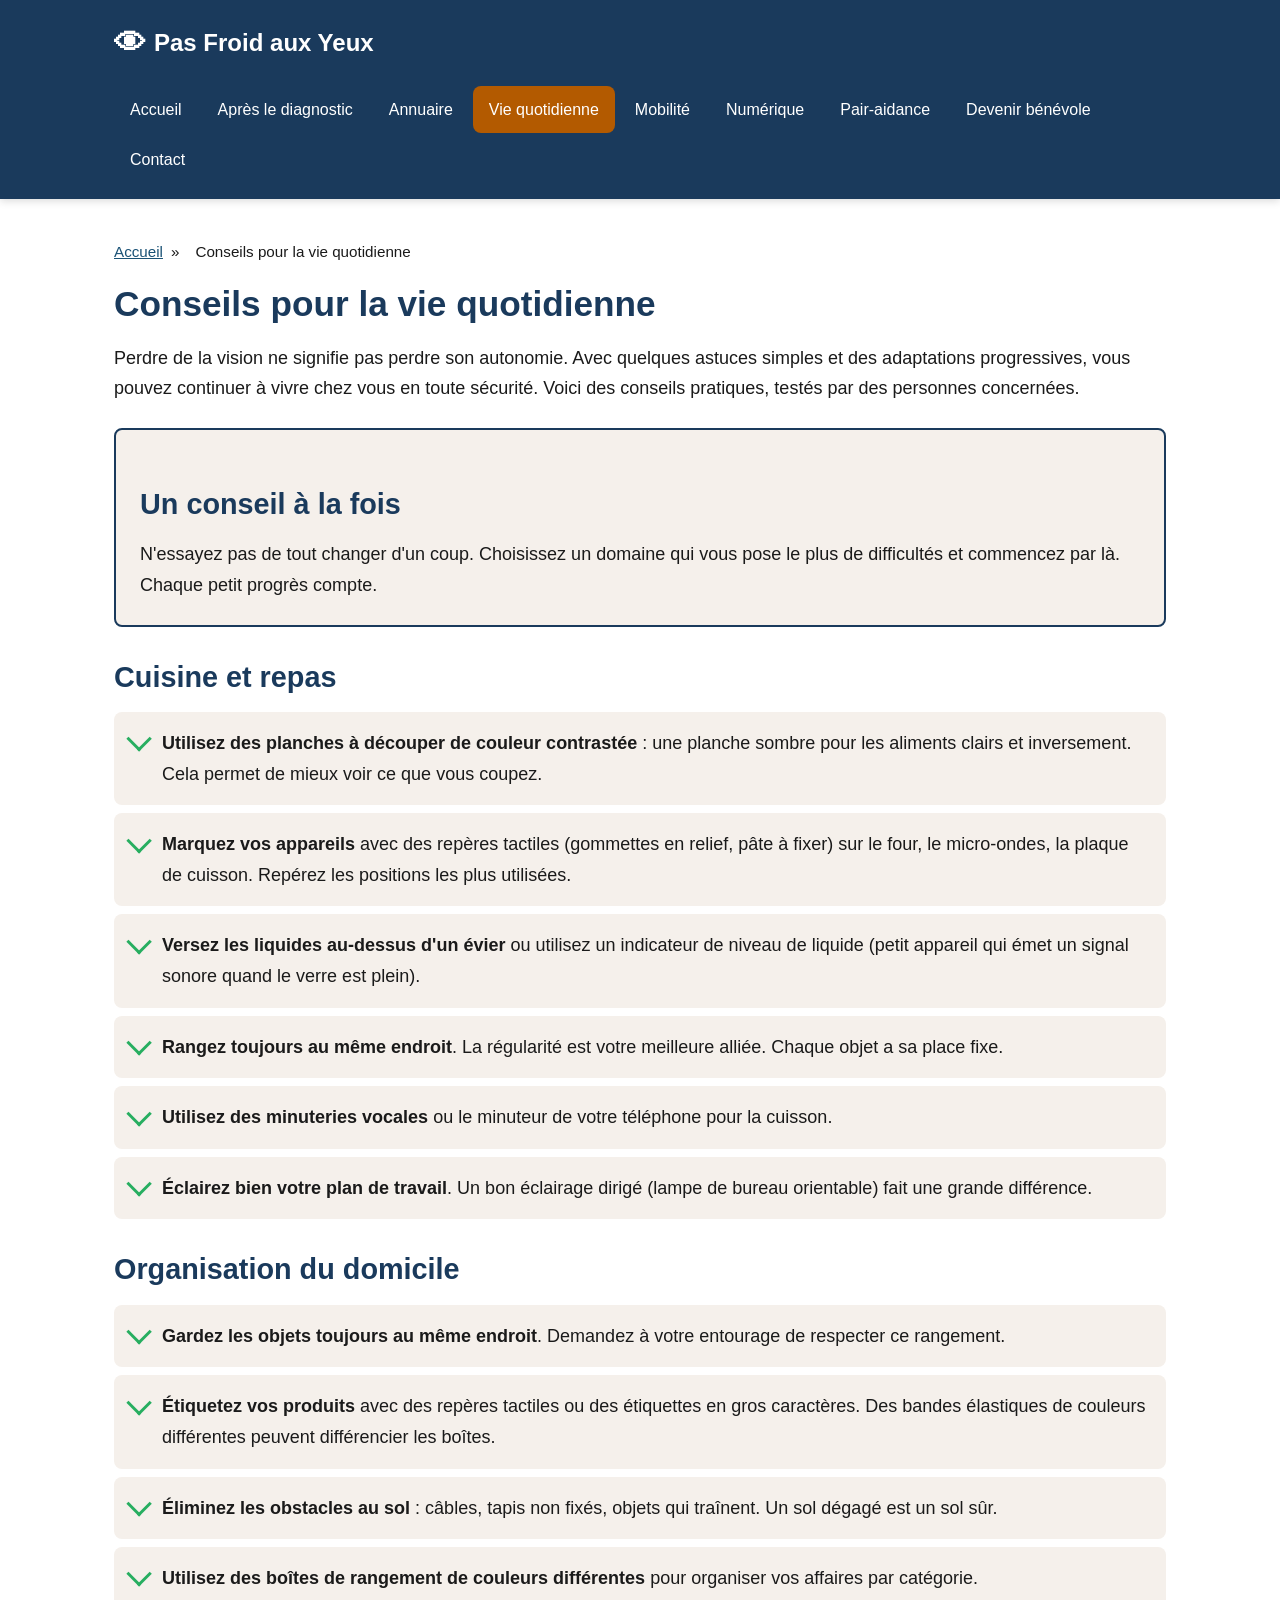
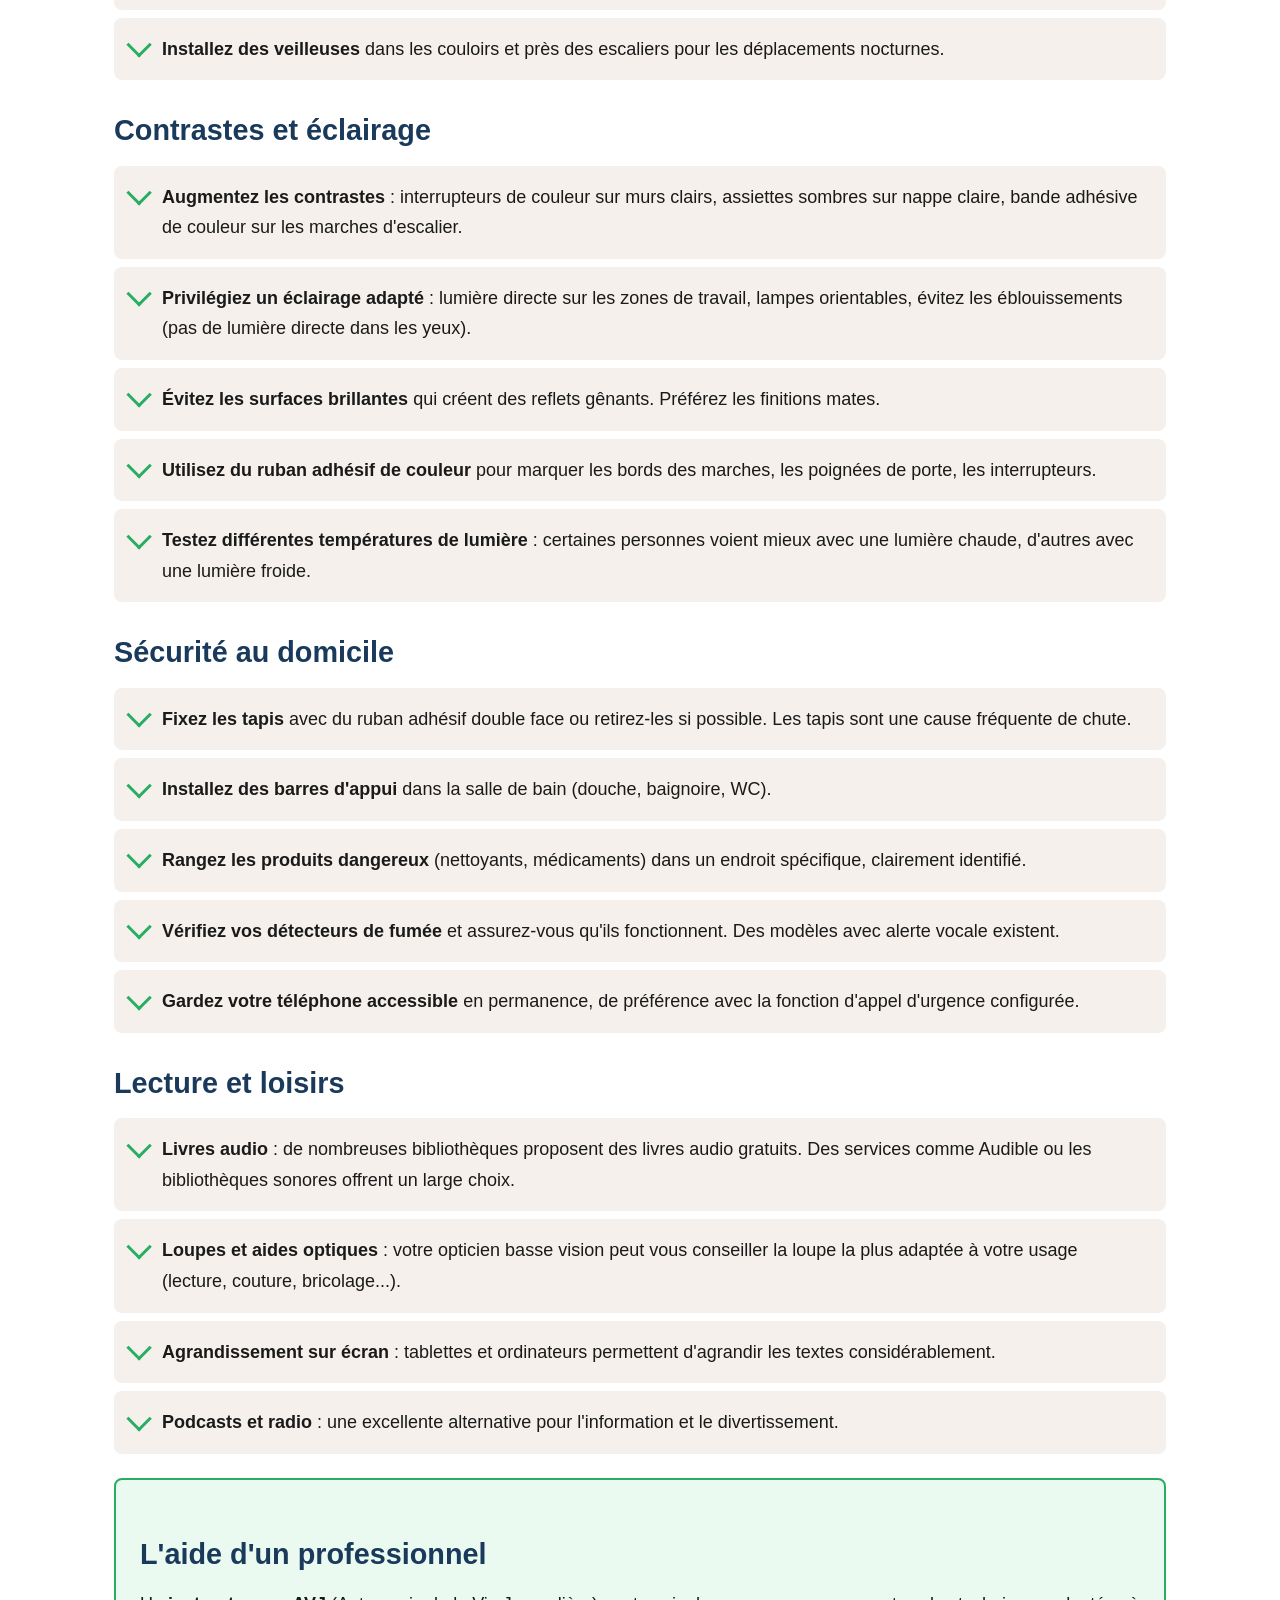
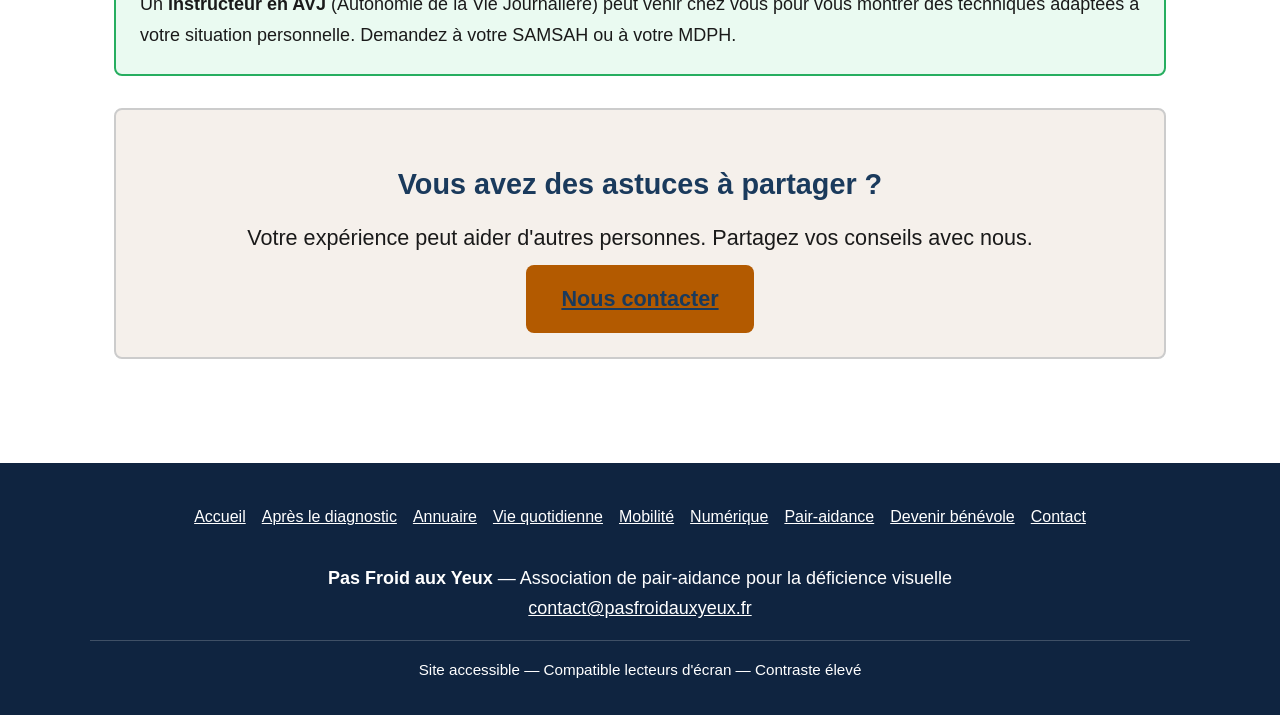
<file: conseils.html>
<!DOCTYPE html>
<html lang="fr">
<head>
  <meta charset="UTF-8">
  <meta name="viewport" content="width=device-width, initial-scale=1.0">
  <meta name="description" content="Conseils pratiques pour la vie quotidienne avec une déficience visuelle : cuisine, organisation, contrastes, éclairage, sécurité.">
  <title>Conseils pour la vie quotidienne - Pas Froid aux Yeux</title>
  <link rel="stylesheet" href="css/style.css">
</head>
<body>

  <a href="#contenu" class="skip-link">Aller au contenu principal</a>

  <header class="site-header" role="banner">
    <div class="header-inner">
      <a href="index.html" class="site-logo" aria-label="Pas Froid aux Yeux - Retour à l'accueil">
        <span class="logo-icon" aria-hidden="true">&#128065;</span>
        Pas Froid aux Yeux
      </a>
      <button class="nav-toggle" aria-expanded="false" aria-controls="navigation-principale">Menu</button>
      <nav class="main-nav" id="navigation-principale" aria-label="Navigation principale">
        <ul>
          <li><a href="index.html">Accueil</a></li>
          <li><a href="diagnostic.html">Après le diagnostic</a></li>
          <li><a href="annuaire.html">Annuaire</a></li>
          <li><a href="conseils.html">Vie quotidienne</a></li>
          <li><a href="mobilite.html">Mobilité</a></li>
          <li><a href="numerique.html">Numérique</a></li>
          <li><a href="pair-aidance.html">Pair-aidance</a></li>
          <li><a href="benevole.html">Devenir bénévole</a></li>
          <li><a href="contact.html">Contact</a></li>
        </ul>
      </nav>
    </div>
  </header>

  <main id="contenu" role="main">

    <nav class="breadcrumb" aria-label="Fil d'Ariane">
      <ol role="list">
        <li><a href="index.html">Accueil</a> <span aria-hidden="true">&raquo;</span></li>
        <li><span aria-current="page">Conseils pour la vie quotidienne</span></li>
      </ol>
    </nav>

    <h1>Conseils pour la vie quotidienne</h1>

    <p>
      Perdre de la vision ne signifie pas perdre son autonomie. Avec quelques astuces simples
      et des adaptations progressives, vous pouvez continuer à vivre chez vous en toute sécurité.
      Voici des conseils pratiques, testés par des personnes concernées.
    </p>

    <div class="info-box">
      <h2>Un conseil à la fois</h2>
      <p>
        N'essayez pas de tout changer d'un coup. Choisissez un domaine qui vous pose le plus
        de difficultés et commencez par là. Chaque petit progrès compte.
      </p>
    </div>

    <!-- Cuisine et repas -->
    <section>
      <h2>Cuisine et repas</h2>
      <ul class="tips-list" role="list">
        <li>
          <strong>Utilisez des planches à découper de couleur contrastée</strong> : une planche
          sombre pour les aliments clairs et inversement. Cela permet de mieux voir ce que vous coupez.
        </li>
        <li>
          <strong>Marquez vos appareils</strong> avec des repères tactiles (gommettes en relief,
          pâte à fixer) sur le four, le micro-ondes, la plaque de cuisson. Repérez les positions
          les plus utilisées.
        </li>
        <li>
          <strong>Versez les liquides au-dessus d'un évier</strong> ou utilisez un indicateur
          de niveau de liquide (petit appareil qui émet un signal sonore quand le verre est plein).
        </li>
        <li>
          <strong>Rangez toujours au même endroit</strong>. La régularité est votre meilleure
          alliée. Chaque objet a sa place fixe.
        </li>
        <li>
          <strong>Utilisez des minuteries vocales</strong> ou le minuteur de votre téléphone
          pour la cuisson.
        </li>
        <li>
          <strong>Éclairez bien votre plan de travail</strong>. Un bon éclairage dirigé
          (lampe de bureau orientable) fait une grande différence.
        </li>
      </ul>
    </section>

    <!-- Organisation du domicile -->
    <section>
      <h2>Organisation du domicile</h2>
      <ul class="tips-list" role="list">
        <li>
          <strong>Gardez les objets toujours au même endroit</strong>. Demandez à votre
          entourage de respecter ce rangement.
        </li>
        <li>
          <strong>Étiquetez vos produits</strong> avec des repères tactiles ou des étiquettes
          en gros caractères. Des bandes élastiques de couleurs différentes peuvent différencier
          les boîtes.
        </li>
        <li>
          <strong>Éliminez les obstacles au sol</strong> : câbles, tapis non fixés, objets
          qui traînent. Un sol dégagé est un sol sûr.
        </li>
        <li>
          <strong>Utilisez des boîtes de rangement de couleurs différentes</strong> pour
          organiser vos affaires par catégorie.
        </li>
        <li>
          <strong>Installez des veilleuses</strong> dans les couloirs et près des escaliers
          pour les déplacements nocturnes.
        </li>
      </ul>
    </section>

    <!-- Contrastes et éclairage -->
    <section>
      <h2>Contrastes et éclairage</h2>
      <ul class="tips-list" role="list">
        <li>
          <strong>Augmentez les contrastes</strong> : interrupteurs de couleur sur murs clairs,
          assiettes sombres sur nappe claire, bande adhésive de couleur sur les marches d'escalier.
        </li>
        <li>
          <strong>Privilégiez un éclairage adapté</strong> : lumière directe sur les zones de
          travail, lampes orientables, évitez les éblouissements (pas de lumière directe dans les yeux).
        </li>
        <li>
          <strong>Évitez les surfaces brillantes</strong> qui créent des reflets gênants.
          Préférez les finitions mates.
        </li>
        <li>
          <strong>Utilisez du ruban adhésif de couleur</strong> pour marquer les bords des
          marches, les poignées de porte, les interrupteurs.
        </li>
        <li>
          <strong>Testez différentes températures de lumière</strong> : certaines personnes
          voient mieux avec une lumière chaude, d'autres avec une lumière froide.
        </li>
      </ul>
    </section>

    <!-- Sécurité -->
    <section>
      <h2>Sécurité au domicile</h2>
      <ul class="tips-list" role="list">
        <li>
          <strong>Fixez les tapis</strong> avec du ruban adhésif double face ou retirez-les
          si possible. Les tapis sont une cause fréquente de chute.
        </li>
        <li>
          <strong>Installez des barres d'appui</strong> dans la salle de bain (douche, baignoire, WC).
        </li>
        <li>
          <strong>Rangez les produits dangereux</strong> (nettoyants, médicaments) dans un
          endroit spécifique, clairement identifié.
        </li>
        <li>
          <strong>Vérifiez vos détecteurs de fumée</strong> et assurez-vous qu'ils fonctionnent.
          Des modèles avec alerte vocale existent.
        </li>
        <li>
          <strong>Gardez votre téléphone accessible</strong> en permanence, de préférence
          avec la fonction d'appel d'urgence configurée.
        </li>
      </ul>
    </section>

    <!-- Lecture et loisirs -->
    <section>
      <h2>Lecture et loisirs</h2>
      <ul class="tips-list" role="list">
        <li>
          <strong>Livres audio</strong> : de nombreuses bibliothèques proposent des livres
          audio gratuits. Des services comme Audible ou les bibliothèques sonores
          offrent un large choix.
        </li>
        <li>
          <strong>Loupes et aides optiques</strong> : votre opticien basse vision peut vous
          conseiller la loupe la plus adaptée à votre usage (lecture, couture, bricolage...).
        </li>
        <li>
          <strong>Agrandissement sur écran</strong> : tablettes et ordinateurs permettent
          d'agrandir les textes considérablement.
        </li>
        <li>
          <strong>Podcasts et radio</strong> : une excellente alternative pour l'information
          et le divertissement.
        </li>
      </ul>
    </section>

    <div class="info-box success">
      <h2>L'aide d'un professionnel</h2>
      <p>
        Un <strong>instructeur en AVJ</strong> (Autonomie de la Vie Journalière) peut venir
        chez vous pour vous montrer des techniques adaptées à votre situation personnelle.
        Demandez à votre SAMSAH ou à votre MDPH.
      </p>
    </div>

    <section class="quick-contact" aria-label="Contact rapide">
      <h2>Vous avez des astuces à partager ?</h2>
      <p>Votre expérience peut aider d'autres personnes. Partagez vos conseils avec nous.</p>
      <a href="contact.html" class="btn btn-primary">Nous contacter</a>
    </section>

  </main>

  <footer class="site-footer" role="contentinfo">
    <div class="footer-inner">
      <nav aria-label="Navigation secondaire">
        <ul class="footer-nav" role="list">
          <li><a href="index.html">Accueil</a></li>
          <li><a href="diagnostic.html">Après le diagnostic</a></li>
          <li><a href="annuaire.html">Annuaire</a></li>
          <li><a href="conseils.html">Vie quotidienne</a></li>
          <li><a href="mobilite.html">Mobilité</a></li>
          <li><a href="numerique.html">Numérique</a></li>
          <li><a href="pair-aidance.html">Pair-aidance</a></li>
          <li><a href="benevole.html">Devenir bénévole</a></li>
          <li><a href="contact.html">Contact</a></li>
        </ul>
      </nav>
      <div class="footer-contact">
        <p>
          <strong>Pas Froid aux Yeux</strong> &mdash; Association de pair-aidance pour la déficience visuelle<br>
          <a href="mailto:contact@pasfroidauxyeux.fr">contact@pasfroidauxyeux.fr</a>
        </p>
      </div>
      <div class="footer-accessibility">
        <p>Site accessible &mdash; Compatible lecteurs d'écran &mdash; Contraste élevé</p>
      </div>
    </div>
  </footer>

  <script src="js/main.js"></script>
</body>
</html>
</file>
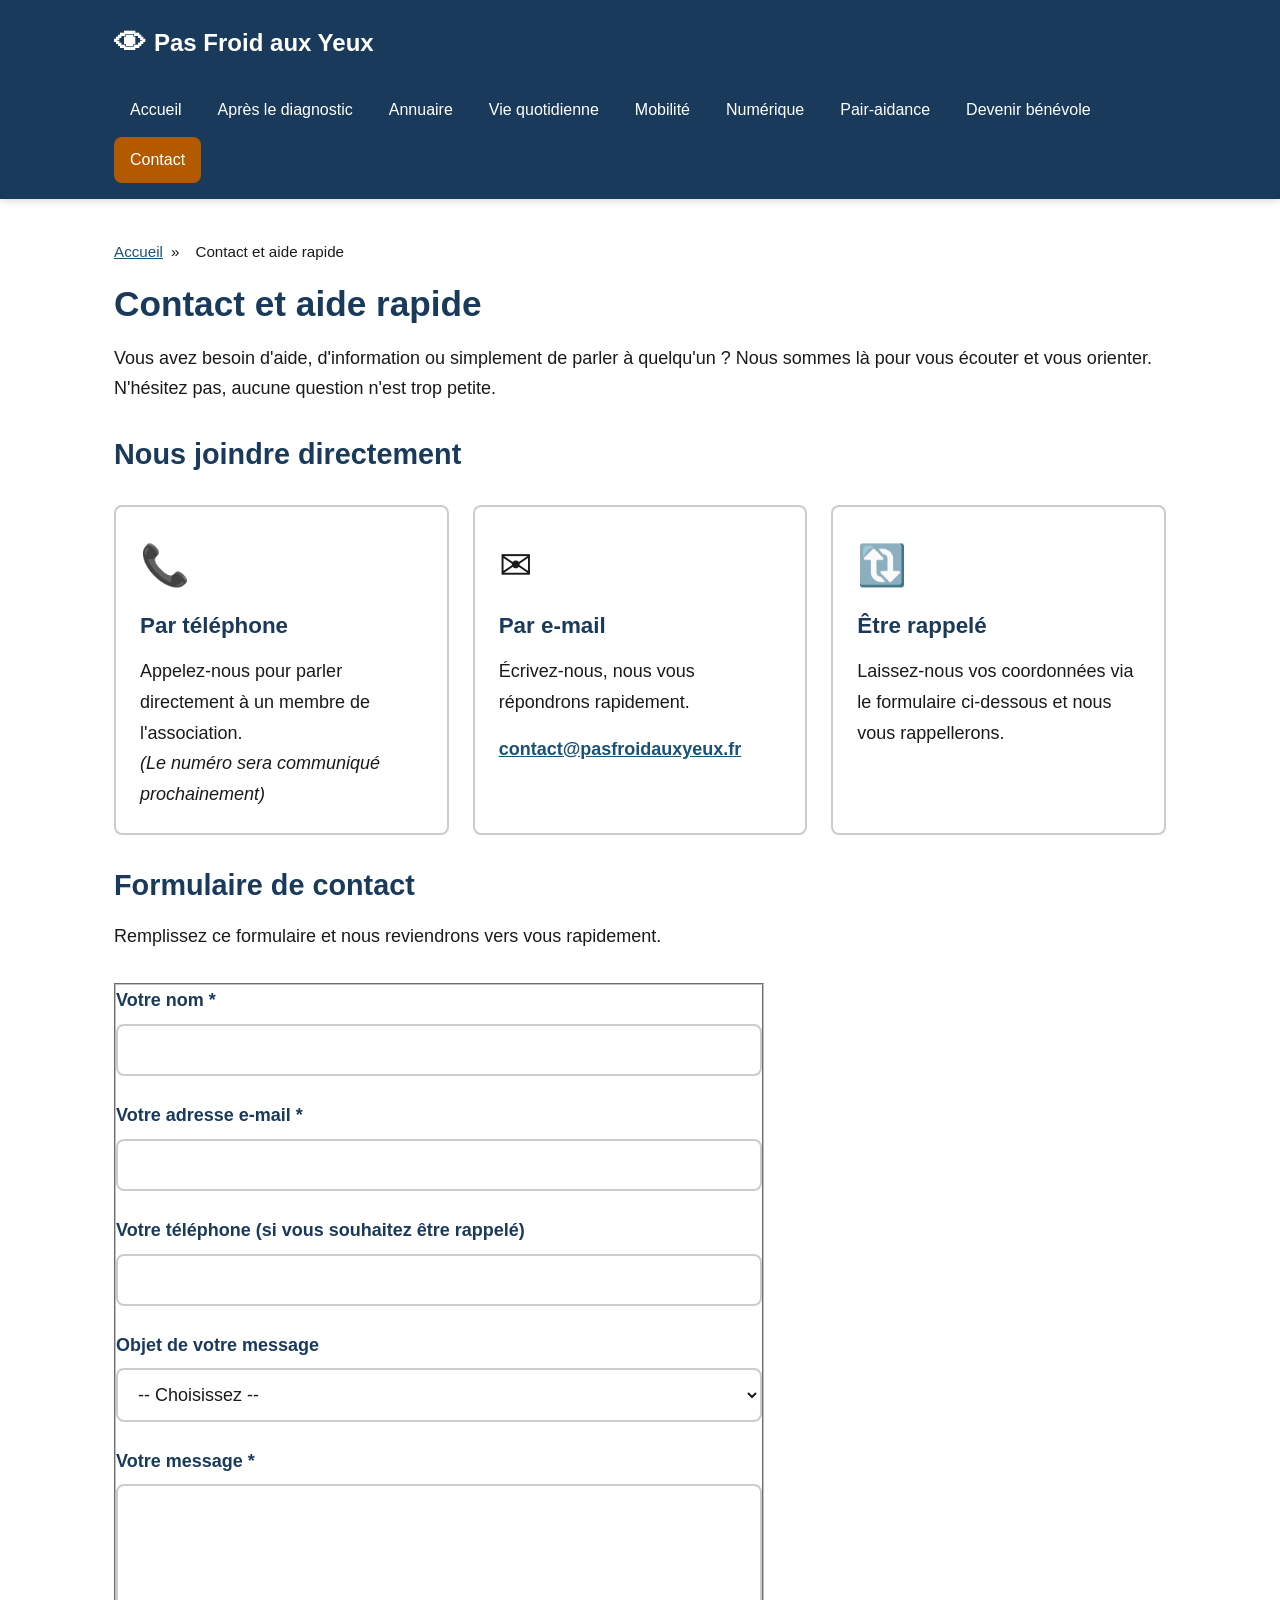
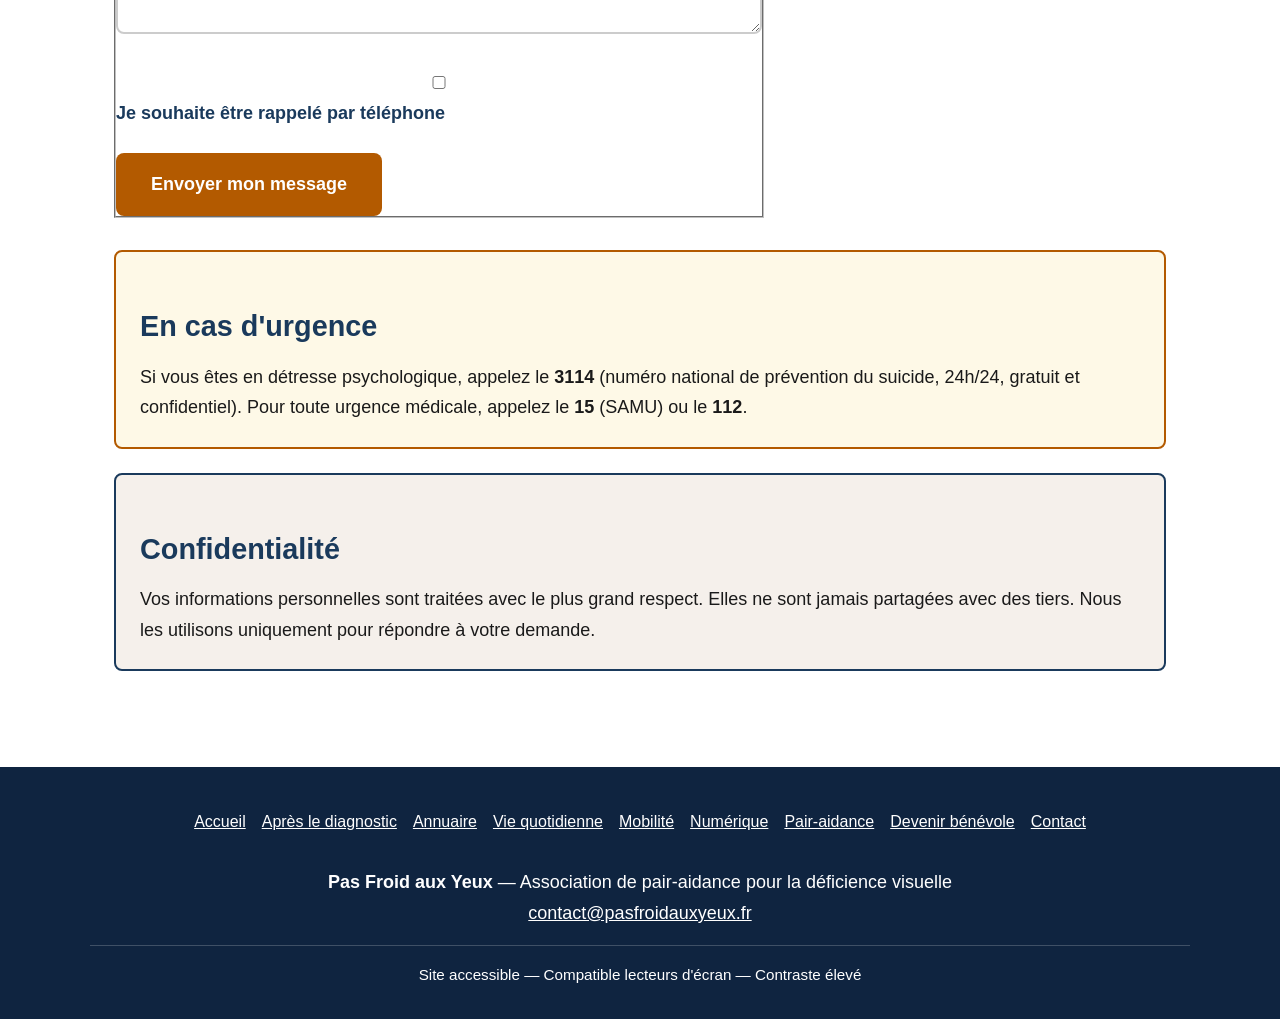
<file: contact.html>
<!DOCTYPE html>
<html lang="fr">
<head>
  <meta charset="UTF-8">
  <meta name="viewport" content="width=device-width, initial-scale=1.0">
  <meta name="description" content="Contactez l'association Pas Froid aux Yeux. Téléphone, e-mail, formulaire. Nous sommes là pour vous écouter et vous orienter.">
  <title>Contact et aide rapide - Pas Froid aux Yeux</title>
  <link rel="stylesheet" href="css/style.css">
</head>
<body>

  <a href="#contenu" class="skip-link">Aller au contenu principal</a>

  <header class="site-header" role="banner">
    <div class="header-inner">
      <a href="index.html" class="site-logo" aria-label="Pas Froid aux Yeux - Retour à l'accueil">
        <span class="logo-icon" aria-hidden="true">&#128065;</span>
        Pas Froid aux Yeux
      </a>
      <button class="nav-toggle" aria-expanded="false" aria-controls="navigation-principale">Menu</button>
      <nav class="main-nav" id="navigation-principale" aria-label="Navigation principale">
        <ul>
          <li><a href="index.html">Accueil</a></li>
          <li><a href="diagnostic.html">Après le diagnostic</a></li>
          <li><a href="annuaire.html">Annuaire</a></li>
          <li><a href="conseils.html">Vie quotidienne</a></li>
          <li><a href="mobilite.html">Mobilité</a></li>
          <li><a href="numerique.html">Numérique</a></li>
          <li><a href="pair-aidance.html">Pair-aidance</a></li>
          <li><a href="benevole.html">Devenir bénévole</a></li>
          <li><a href="contact.html">Contact</a></li>
        </ul>
      </nav>
    </div>
  </header>

  <main id="contenu" role="main">

    <nav class="breadcrumb" aria-label="Fil d'Ariane">
      <ol role="list">
        <li><a href="index.html">Accueil</a> <span aria-hidden="true">&raquo;</span></li>
        <li><span aria-current="page">Contact et aide rapide</span></li>
      </ol>
    </nav>

    <h1>Contact et aide rapide</h1>

    <p>
      Vous avez besoin d'aide, d'information ou simplement de parler à quelqu'un ?
      Nous sommes là pour vous écouter et vous orienter. N'hésitez pas, aucune question
      n'est trop petite.
    </p>

    <!-- Contact rapide -->
    <section>
      <h2>Nous joindre directement</h2>

      <div class="cards">

        <article class="card">
          <span class="card-icon" aria-hidden="true">&#128222;</span>
          <h3>Par téléphone</h3>
          <p>Appelez-nous pour parler directement à un membre de l'association.</p>
          <p><em>(Le numéro sera communiqué prochainement)</em></p>
        </article>

        <article class="card">
          <span class="card-icon" aria-hidden="true">&#9993;</span>
          <h3>Par e-mail</h3>
          <p>Écrivez-nous, nous vous répondrons rapidement.</p>
          <p><strong><a href="mailto:contact@pasfroidauxyeux.fr">contact@pasfroidauxyeux.fr</a></strong></p>
        </article>

        <article class="card">
          <span class="card-icon" aria-hidden="true">&#128259;</span>
          <h3>Être rappelé</h3>
          <p>
            Laissez-nous vos coordonnées via le formulaire ci-dessous et nous vous rappellerons.
          </p>
        </article>

      </div>
    </section>

    <!-- Formulaire de contact -->
    <section>
      <h2>Formulaire de contact</h2>
      <p>Remplissez ce formulaire et nous reviendrons vers vous rapidement.</p>

      <div class="contact-form">
        <form action="#" method="post" novalidate>
          <fieldset>
            <legend class="sr-only">Formulaire de contact</legend>

            <div id="form-status" role="status" aria-live="polite"></div>

            <div class="form-group">
              <label for="nom">Votre nom <span aria-hidden="true">*</span><span class="sr-only">(obligatoire)</span></label>
              <input type="text" id="nom" name="nom" required autocomplete="name"
                     aria-required="true">
            </div>

            <div class="form-group">
              <label for="email">Votre adresse e-mail <span aria-hidden="true">*</span><span class="sr-only">(obligatoire)</span></label>
              <input type="email" id="email" name="email" required autocomplete="email"
                     aria-required="true">
            </div>

            <div class="form-group">
              <label for="telephone">Votre téléphone (si vous souhaitez être rappelé)</label>
              <input type="tel" id="telephone" name="telephone" autocomplete="tel">
            </div>

            <div class="form-group">
              <label for="sujet">Objet de votre message</label>
              <select id="sujet" name="sujet">
                <option value="">-- Choisissez --</option>
                <option value="diagnostic">Je viens d'être diagnostiqué</option>
                <option value="proche">Je suis un proche</option>
                <option value="benevole">Je veux devenir bénévole</option>
                <option value="information">Demande d'information</option>
                <option value="annuaire">Suggérer un ajout à l'annuaire</option>
                <option value="autre">Autre</option>
              </select>
            </div>

            <div class="form-group">
              <label for="message">Votre message <span aria-hidden="true">*</span><span class="sr-only">(obligatoire)</span></label>
              <textarea id="message" name="message" required
                        aria-required="true"></textarea>
            </div>

            <div class="form-group">
              <label for="rappel">
                <input type="checkbox" id="rappel" name="rappel" value="oui">
                Je souhaite être rappelé par téléphone
              </label>
            </div>

            <button type="submit" class="btn btn-primary">Envoyer mon message</button>

          </fieldset>
        </form>
      </div>
    </section>

    <!-- Info importante -->
    <div class="info-box warning">
      <h2>En cas d'urgence</h2>
      <p>
        Si vous êtes en détresse psychologique, appelez le <strong>3114</strong>
        (numéro national de prévention du suicide, 24h/24, gratuit et confidentiel).
        Pour toute urgence médicale, appelez le <strong>15</strong> (SAMU) ou le
        <strong>112</strong>.
      </p>
    </div>

    <div class="info-box">
      <h2>Confidentialité</h2>
      <p>
        Vos informations personnelles sont traitées avec le plus grand respect.
        Elles ne sont jamais partagées avec des tiers. Nous les utilisons
        uniquement pour répondre à votre demande.
      </p>
    </div>

  </main>

  <footer class="site-footer" role="contentinfo">
    <div class="footer-inner">
      <nav aria-label="Navigation secondaire">
        <ul class="footer-nav" role="list">
          <li><a href="index.html">Accueil</a></li>
          <li><a href="diagnostic.html">Après le diagnostic</a></li>
          <li><a href="annuaire.html">Annuaire</a></li>
          <li><a href="conseils.html">Vie quotidienne</a></li>
          <li><a href="mobilite.html">Mobilité</a></li>
          <li><a href="numerique.html">Numérique</a></li>
          <li><a href="pair-aidance.html">Pair-aidance</a></li>
          <li><a href="benevole.html">Devenir bénévole</a></li>
          <li><a href="contact.html">Contact</a></li>
        </ul>
      </nav>
      <div class="footer-contact">
        <p>
          <strong>Pas Froid aux Yeux</strong> &mdash; Association de pair-aidance pour la déficience visuelle<br>
          <a href="mailto:contact@pasfroidauxyeux.fr">contact@pasfroidauxyeux.fr</a>
        </p>
      </div>
      <div class="footer-accessibility">
        <p>Site accessible &mdash; Compatible lecteurs d'écran &mdash; Contraste élevé</p>
      </div>
    </div>
  </footer>

  <script src="js/main.js"></script>
</body>
</html>
</file>
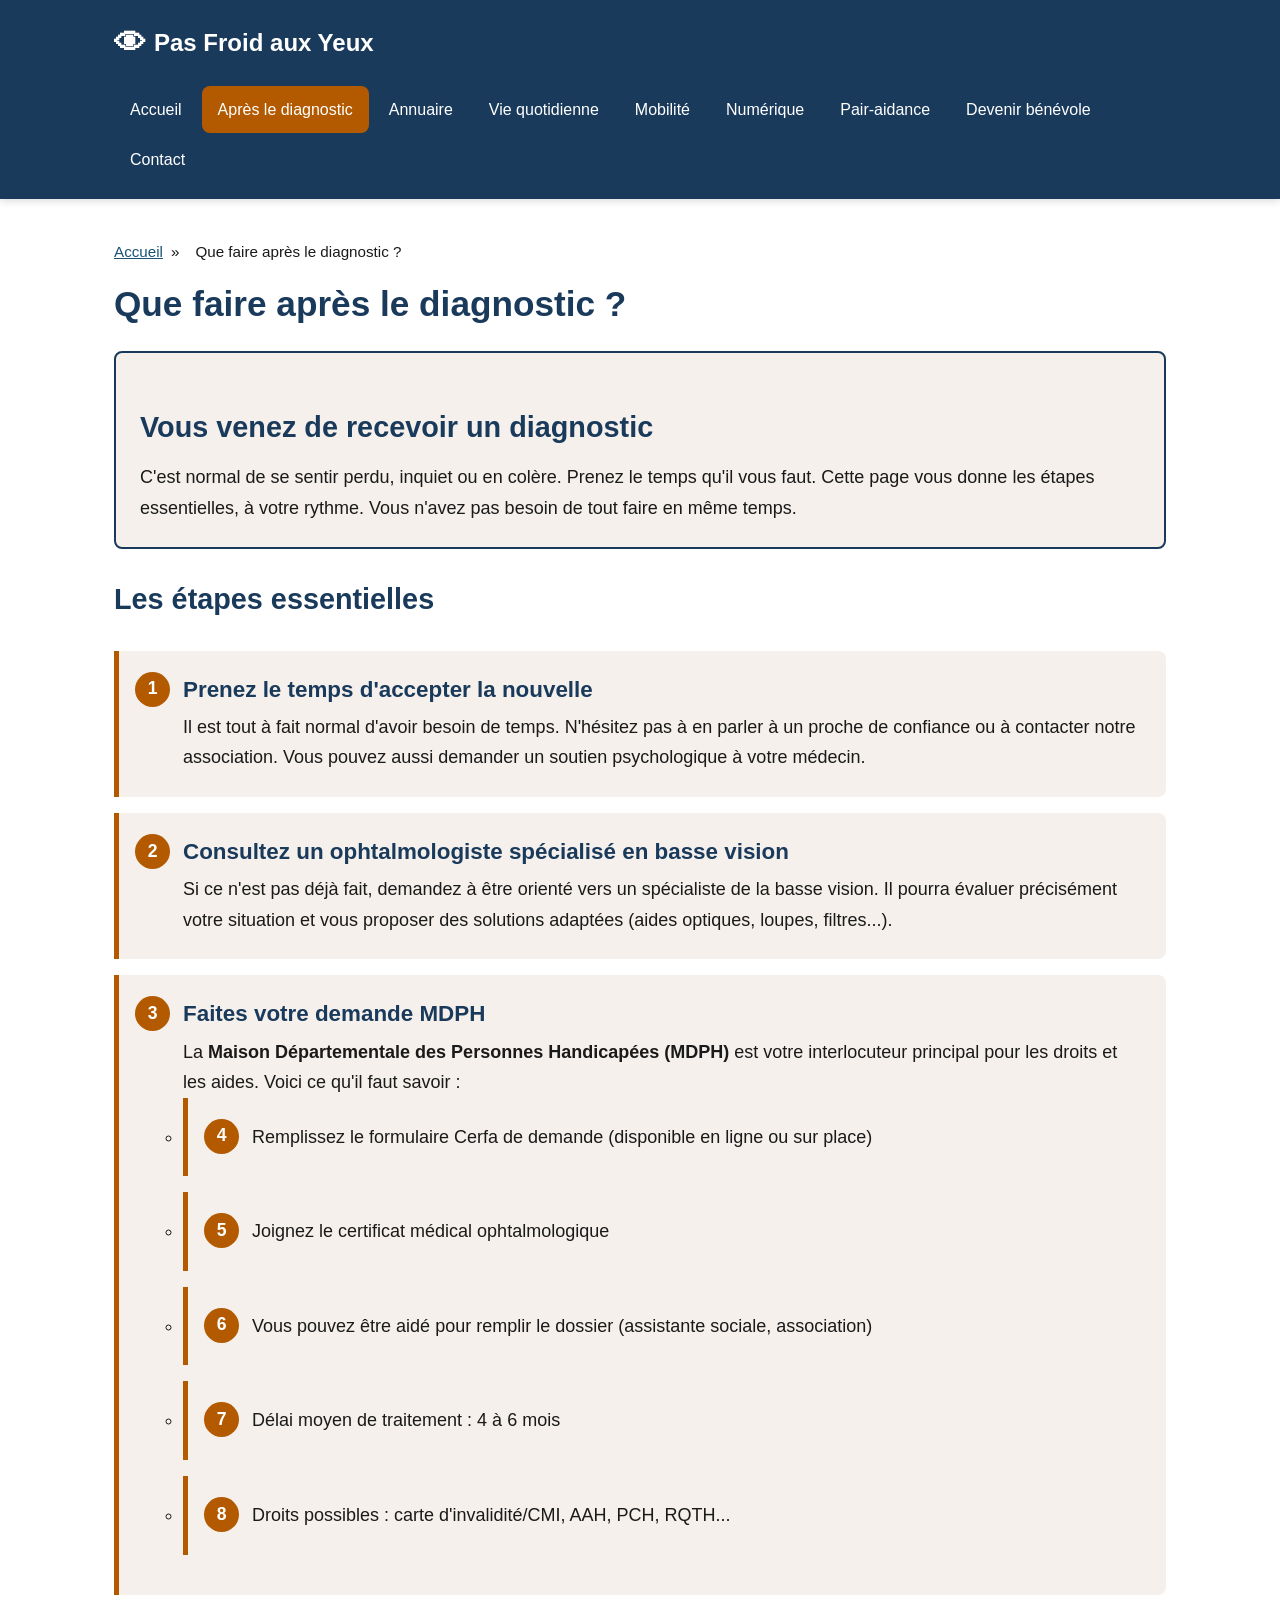
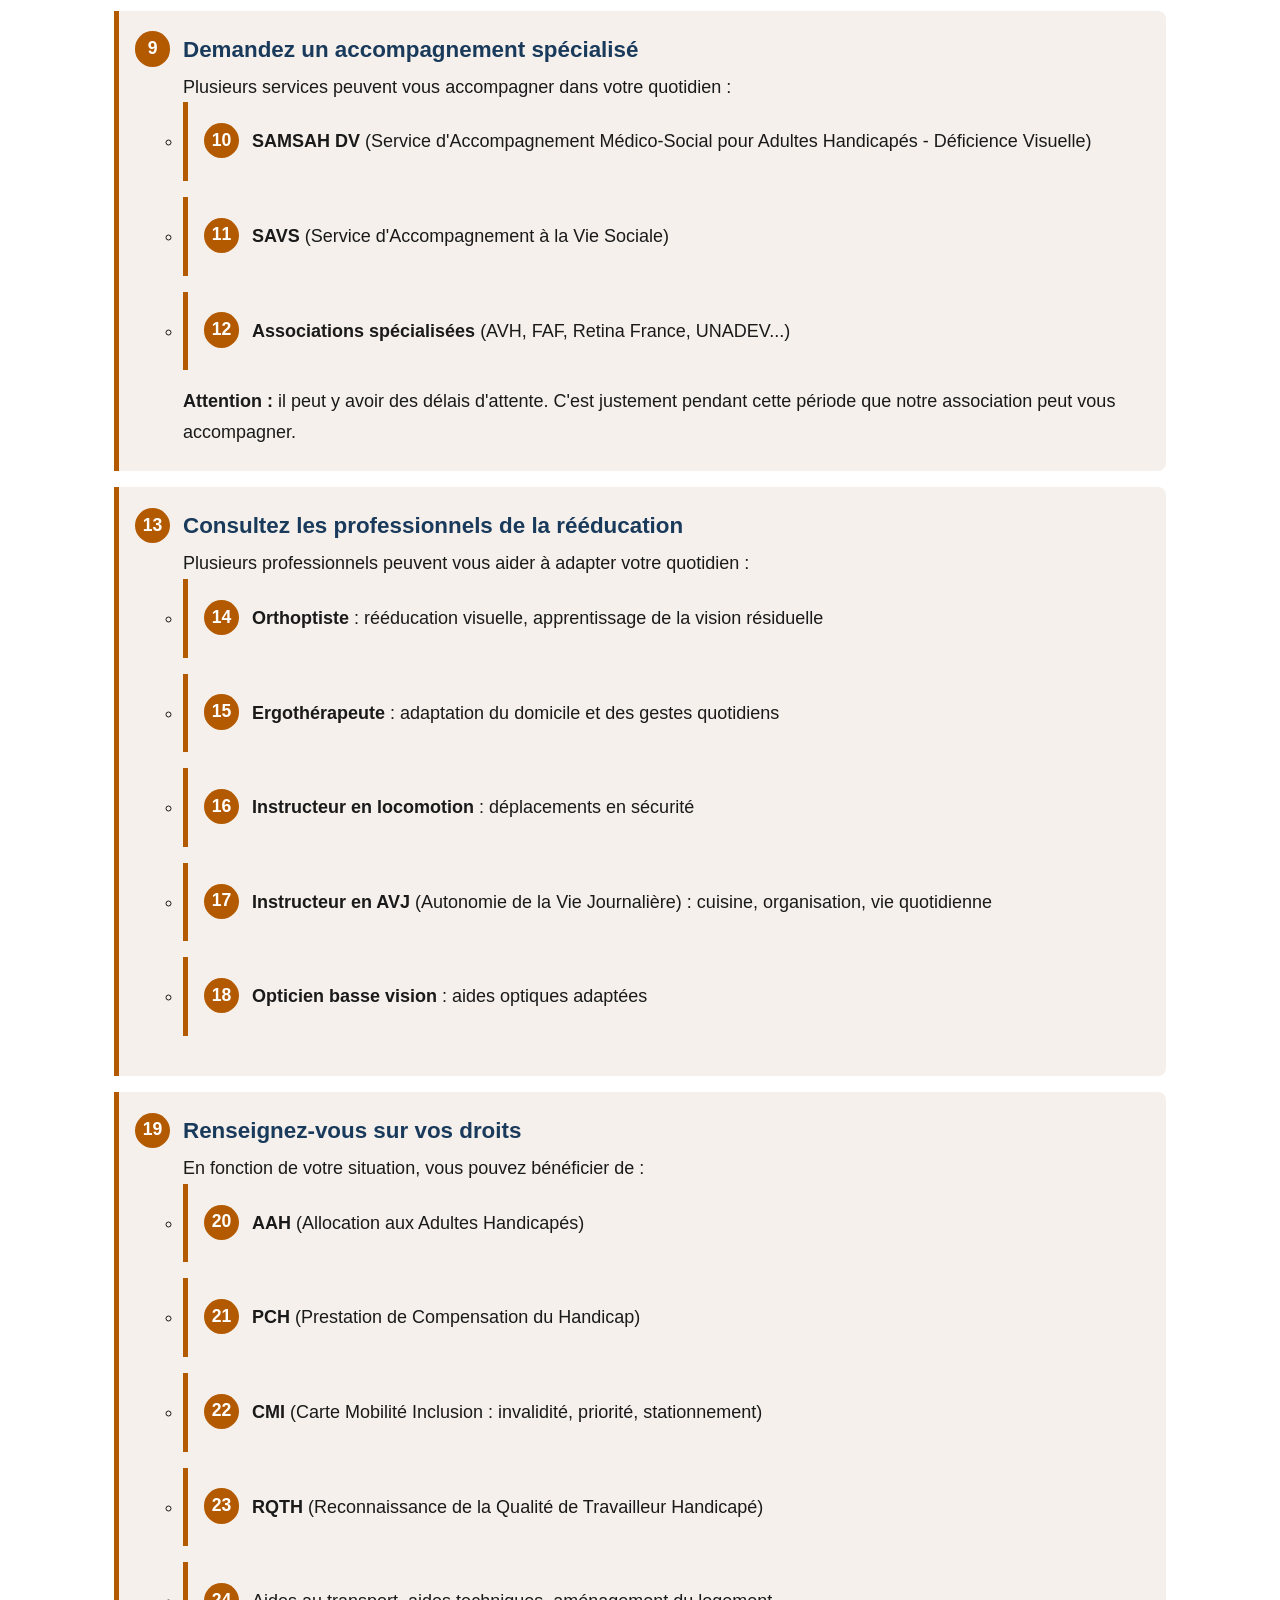
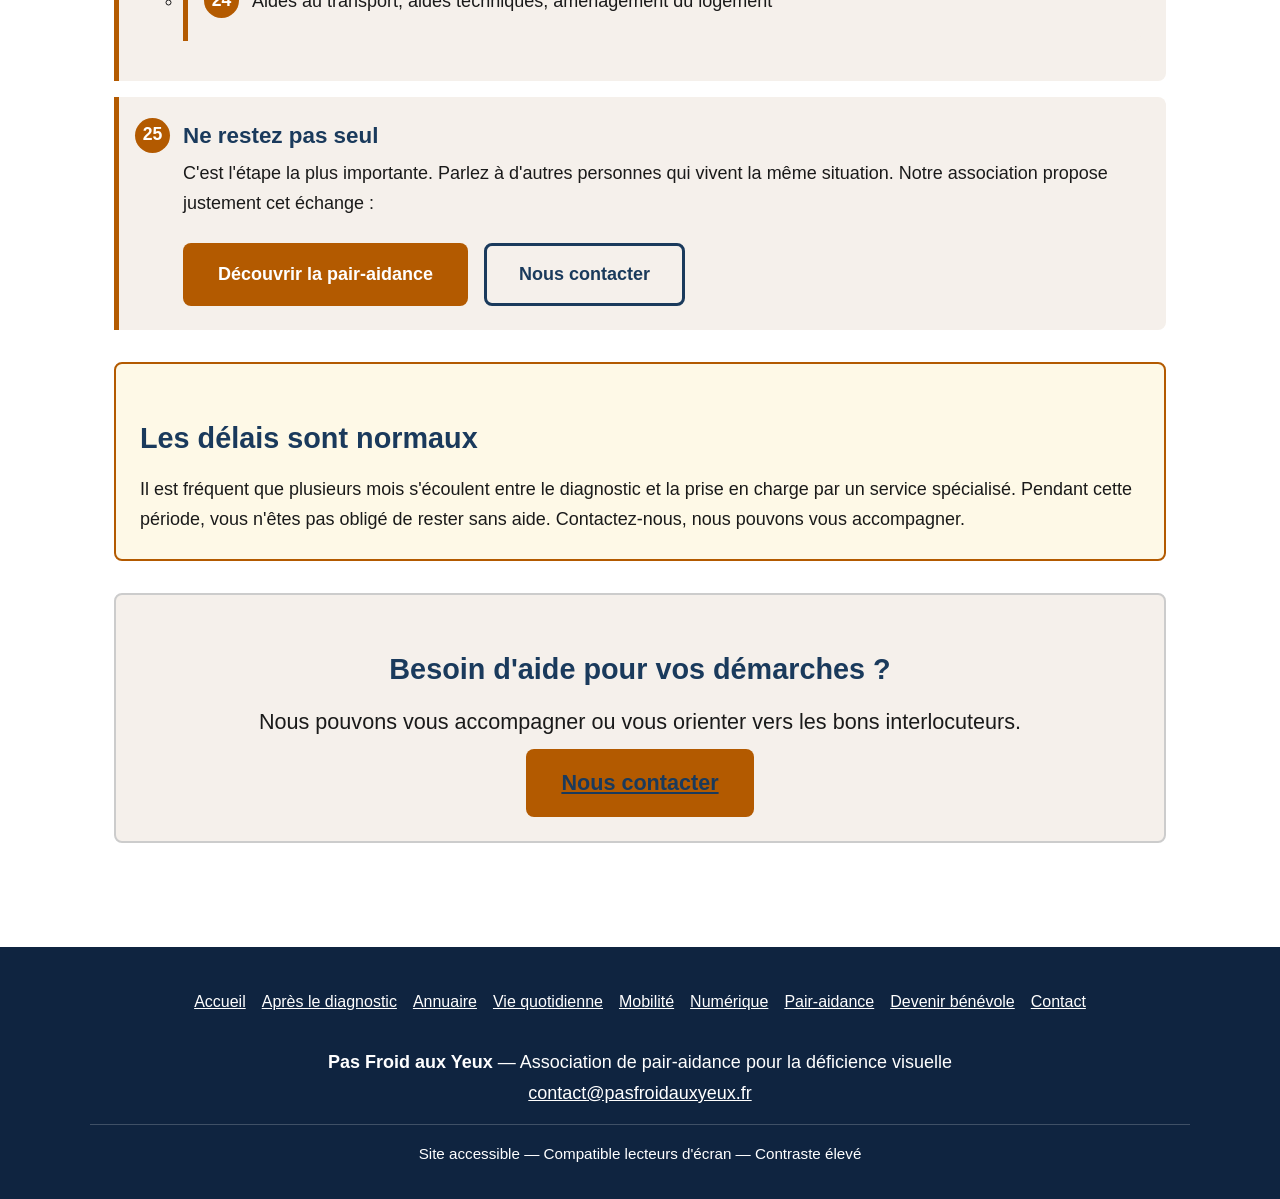
<file: diagnostic.html>
<!DOCTYPE html>
<html lang="fr">
<head>
  <meta charset="UTF-8">
  <meta name="viewport" content="width=device-width, initial-scale=1.0">
  <meta name="description" content="Que faire après un diagnostic de déficience visuelle ? Guide pas à pas : droits, aides, MDPH, professionnels, accompagnement.">
  <title>Que faire après le diagnostic ? - Pas Froid aux Yeux</title>
  <link rel="stylesheet" href="css/style.css">
</head>
<body>

  <a href="#contenu" class="skip-link">Aller au contenu principal</a>

  <header class="site-header" role="banner">
    <div class="header-inner">
      <a href="index.html" class="site-logo" aria-label="Pas Froid aux Yeux - Retour à l'accueil">
        <span class="logo-icon" aria-hidden="true">&#128065;</span>
        Pas Froid aux Yeux
      </a>
      <button class="nav-toggle" aria-expanded="false" aria-controls="navigation-principale">Menu</button>
      <nav class="main-nav" id="navigation-principale" aria-label="Navigation principale">
        <ul>
          <li><a href="index.html">Accueil</a></li>
          <li><a href="diagnostic.html">Après le diagnostic</a></li>
          <li><a href="annuaire.html">Annuaire</a></li>
          <li><a href="conseils.html">Vie quotidienne</a></li>
          <li><a href="mobilite.html">Mobilité</a></li>
          <li><a href="numerique.html">Numérique</a></li>
          <li><a href="pair-aidance.html">Pair-aidance</a></li>
          <li><a href="benevole.html">Devenir bénévole</a></li>
          <li><a href="contact.html">Contact</a></li>
        </ul>
      </nav>
    </div>
  </header>

  <main id="contenu" role="main">

    <nav class="breadcrumb" aria-label="Fil d'Ariane">
      <ol role="list">
        <li><a href="index.html">Accueil</a> <span aria-hidden="true">&raquo;</span></li>
        <li><span aria-current="page">Que faire après le diagnostic ?</span></li>
      </ol>
    </nav>

    <h1>Que faire après le diagnostic ?</h1>

    <div class="info-box">
      <h2>Vous venez de recevoir un diagnostic</h2>
      <p>
        C'est normal de se sentir perdu, inquiet ou en colère. Prenez le temps qu'il vous faut.
        Cette page vous donne les étapes essentielles, à votre rythme. Vous n'avez pas besoin
        de tout faire en même temps.
      </p>
    </div>

    <h2>Les étapes essentielles</h2>

    <ol class="steps" role="list">

      <li>
        <h3>Prenez le temps d'accepter la nouvelle</h3>
        <p>
          Il est tout à fait normal d'avoir besoin de temps. N'hésitez pas à en parler à un
          proche de confiance ou à contacter notre association. Vous pouvez aussi demander un
          soutien psychologique à votre médecin.
        </p>
      </li>

      <li>
        <h3>Consultez un ophtalmologiste spécialisé en basse vision</h3>
        <p>
          Si ce n'est pas déjà fait, demandez à être orienté vers un spécialiste de la basse
          vision. Il pourra évaluer précisément votre situation et vous proposer des solutions
          adaptées (aides optiques, loupes, filtres...).
        </p>
      </li>

      <li>
        <h3>Faites votre demande MDPH</h3>
        <p>
          La <strong>Maison Départementale des Personnes Handicapées (MDPH)</strong> est votre
          interlocuteur principal pour les droits et les aides. Voici ce qu'il faut savoir :
        </p>
        <ul>
          <li>Remplissez le formulaire Cerfa de demande (disponible en ligne ou sur place)</li>
          <li>Joignez le certificat médical ophtalmologique</li>
          <li>Vous pouvez être aidé pour remplir le dossier (assistante sociale, association)</li>
          <li>Délai moyen de traitement : 4 à 6 mois</li>
          <li>Droits possibles : carte d'invalidité/CMI, AAH, PCH, RQTH...</li>
        </ul>
      </li>

      <li>
        <h3>Demandez un accompagnement spécialisé</h3>
        <p>
          Plusieurs services peuvent vous accompagner dans votre quotidien :
        </p>
        <ul>
          <li><strong>SAMSAH DV</strong> (Service d'Accompagnement Médico-Social pour Adultes Handicapés - Déficience Visuelle)</li>
          <li><strong>SAVS</strong> (Service d'Accompagnement à la Vie Sociale)</li>
          <li><strong>Associations spécialisées</strong> (AVH, FAF, Retina France, UNADEV...)</li>
        </ul>
        <p>
          <strong>Attention :</strong> il peut y avoir des délais d'attente. C'est justement pendant
          cette période que notre association peut vous accompagner.
        </p>
      </li>

      <li>
        <h3>Consultez les professionnels de la rééducation</h3>
        <p>Plusieurs professionnels peuvent vous aider à adapter votre quotidien :</p>
        <ul>
          <li><strong>Orthoptiste</strong> : rééducation visuelle, apprentissage de la vision résiduelle</li>
          <li><strong>Ergothérapeute</strong> : adaptation du domicile et des gestes quotidiens</li>
          <li><strong>Instructeur en locomotion</strong> : déplacements en sécurité</li>
          <li><strong>Instructeur en AVJ</strong> (Autonomie de la Vie Journalière) : cuisine, organisation, vie quotidienne</li>
          <li><strong>Opticien basse vision</strong> : aides optiques adaptées</li>
        </ul>
      </li>

      <li>
        <h3>Renseignez-vous sur vos droits</h3>
        <p>En fonction de votre situation, vous pouvez bénéficier de :</p>
        <ul>
          <li><strong>AAH</strong> (Allocation aux Adultes Handicapés)</li>
          <li><strong>PCH</strong> (Prestation de Compensation du Handicap)</li>
          <li><strong>CMI</strong> (Carte Mobilité Inclusion : invalidité, priorité, stationnement)</li>
          <li><strong>RQTH</strong> (Reconnaissance de la Qualité de Travailleur Handicapé)</li>
          <li>Aides au transport, aides techniques, aménagement du logement</li>
        </ul>
      </li>

      <li>
        <h3>Ne restez pas seul</h3>
        <p>
          C'est l'étape la plus importante. Parlez à d'autres personnes qui vivent la même
          situation. Notre association propose justement cet échange :
        </p>
        <div class="btn-group btn-group-left">
          <a href="pair-aidance.html" class="btn btn-primary">Découvrir la pair-aidance</a>
          <a href="contact.html" class="btn btn-outline">Nous contacter</a>
        </div>
      </li>

    </ol>

    <div class="info-box warning">
      <h2>Les délais sont normaux</h2>
      <p>
        Il est fréquent que plusieurs mois s'écoulent entre le diagnostic et la prise en charge
        par un service spécialisé. Pendant cette période, vous n'êtes pas obligé de rester sans
        aide. Contactez-nous, nous pouvons vous accompagner.
      </p>
    </div>

    <section class="quick-contact" aria-label="Contact rapide">
      <h2>Besoin d'aide pour vos démarches ?</h2>
      <p>Nous pouvons vous accompagner ou vous orienter vers les bons interlocuteurs.</p>
      <a href="contact.html" class="btn btn-primary">Nous contacter</a>
    </section>

  </main>

  <footer class="site-footer" role="contentinfo">
    <div class="footer-inner">
      <nav aria-label="Navigation secondaire">
        <ul class="footer-nav" role="list">
          <li><a href="index.html">Accueil</a></li>
          <li><a href="diagnostic.html">Après le diagnostic</a></li>
          <li><a href="annuaire.html">Annuaire</a></li>
          <li><a href="conseils.html">Vie quotidienne</a></li>
          <li><a href="mobilite.html">Mobilité</a></li>
          <li><a href="numerique.html">Numérique</a></li>
          <li><a href="pair-aidance.html">Pair-aidance</a></li>
          <li><a href="benevole.html">Devenir bénévole</a></li>
          <li><a href="contact.html">Contact</a></li>
        </ul>
      </nav>
      <div class="footer-contact">
        <p>
          <strong>Pas Froid aux Yeux</strong> &mdash; Association de pair-aidance pour la déficience visuelle<br>
          <a href="mailto:contact@pasfroidauxyeux.fr">contact@pasfroidauxyeux.fr</a>
        </p>
      </div>
      <div class="footer-accessibility">
        <p>Site accessible &mdash; Compatible lecteurs d'écran &mdash; Contraste élevé</p>
      </div>
    </div>
  </footer>

  <script src="js/main.js"></script>
</body>
</html>
</file>
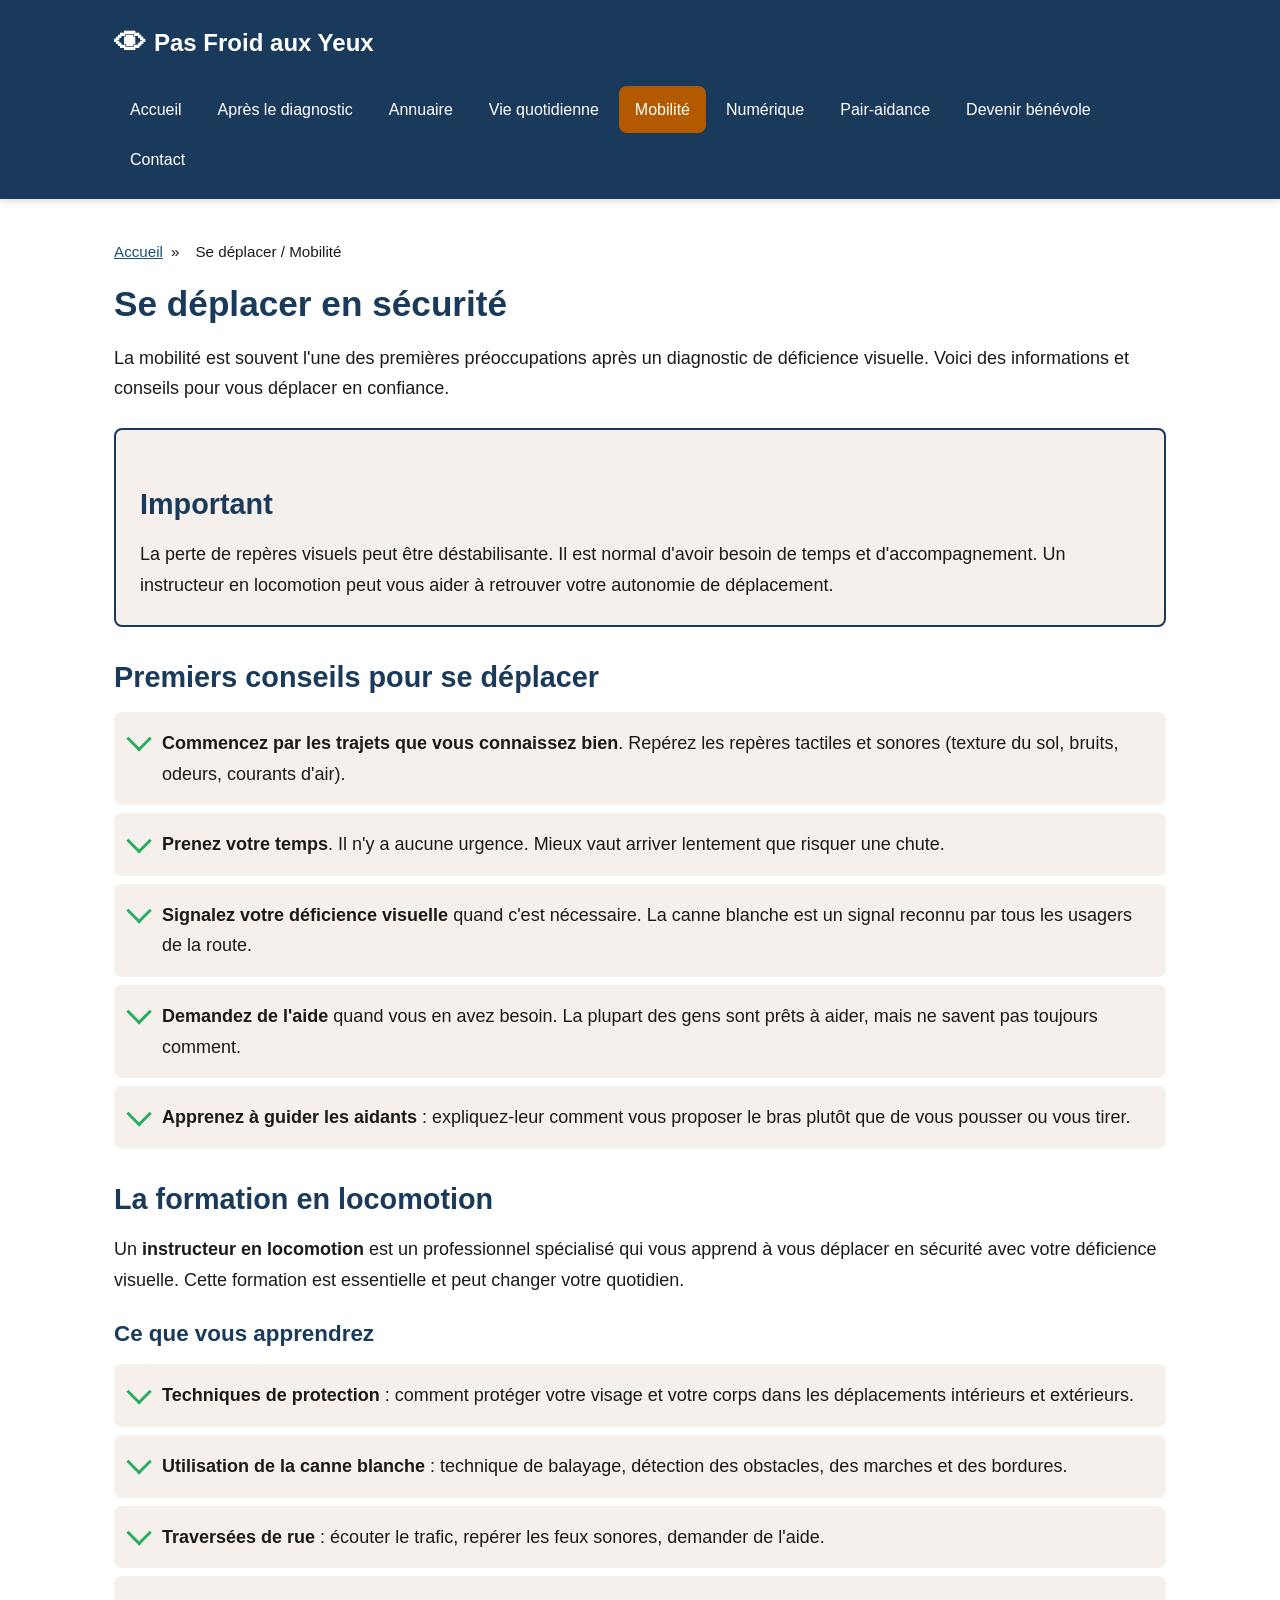
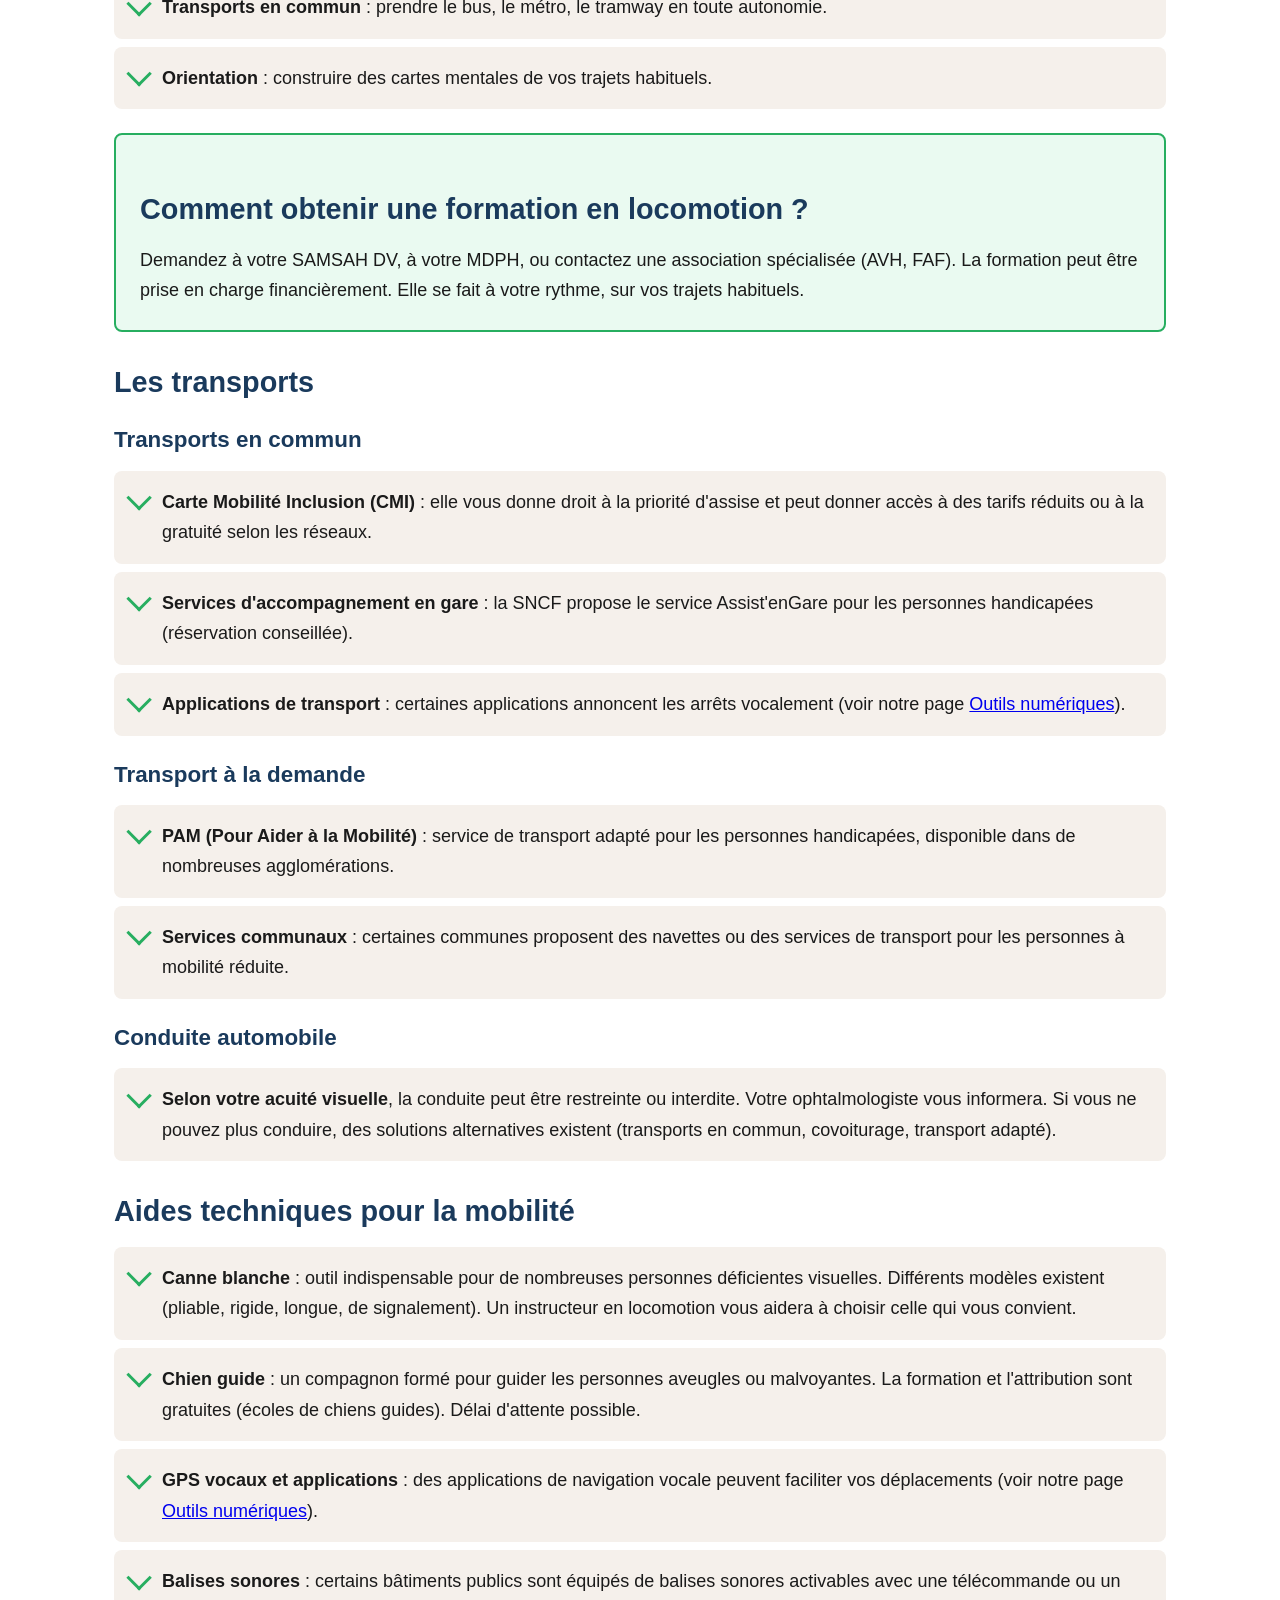
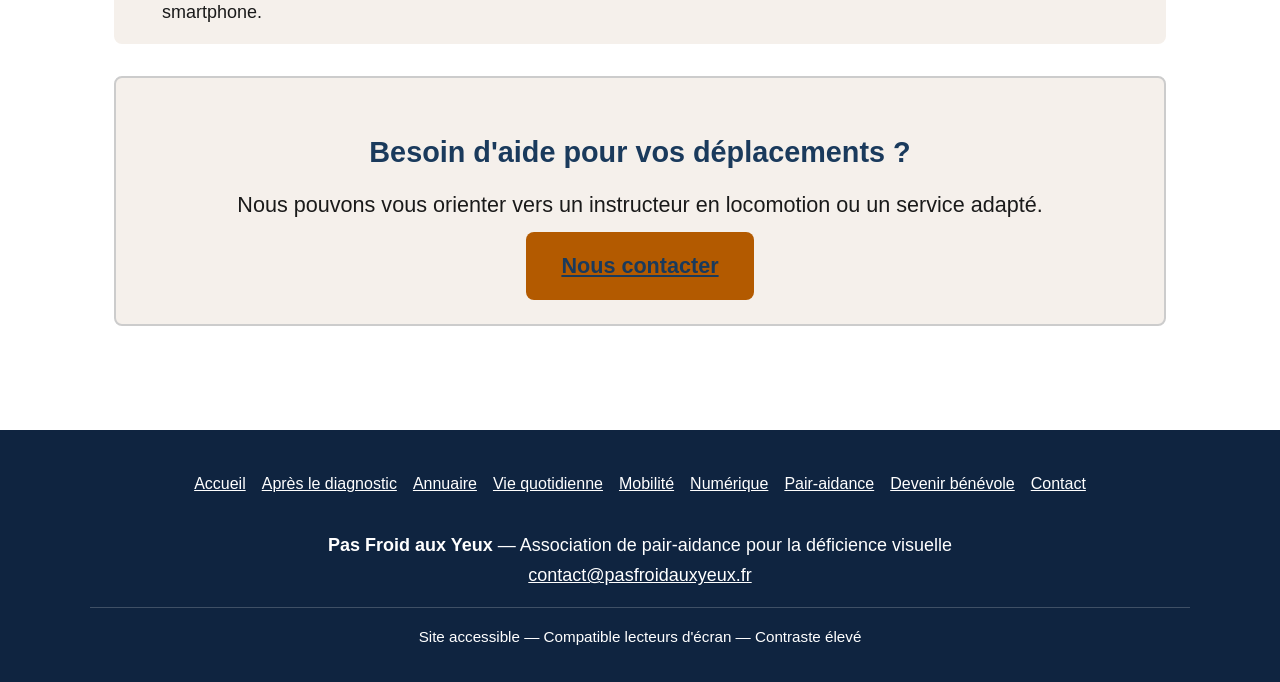
<file: mobilite.html>
<!DOCTYPE html>
<html lang="fr">
<head>
  <meta charset="UTF-8">
  <meta name="viewport" content="width=device-width, initial-scale=1.0">
  <meta name="description" content="Conseils mobilité pour les personnes déficientes visuelles : déplacements sécurisés, transports, formation locomotion, aides techniques.">
  <title>Se déplacer / Mobilité - Pas Froid aux Yeux</title>
  <link rel="stylesheet" href="css/style.css">
</head>
<body>

  <a href="#contenu" class="skip-link">Aller au contenu principal</a>

  <header class="site-header" role="banner">
    <div class="header-inner">
      <a href="index.html" class="site-logo" aria-label="Pas Froid aux Yeux - Retour à l'accueil">
        <span class="logo-icon" aria-hidden="true">&#128065;</span>
        Pas Froid aux Yeux
      </a>
      <button class="nav-toggle" aria-expanded="false" aria-controls="navigation-principale">Menu</button>
      <nav class="main-nav" id="navigation-principale" aria-label="Navigation principale">
        <ul>
          <li><a href="index.html">Accueil</a></li>
          <li><a href="diagnostic.html">Après le diagnostic</a></li>
          <li><a href="annuaire.html">Annuaire</a></li>
          <li><a href="conseils.html">Vie quotidienne</a></li>
          <li><a href="mobilite.html">Mobilité</a></li>
          <li><a href="numerique.html">Numérique</a></li>
          <li><a href="pair-aidance.html">Pair-aidance</a></li>
          <li><a href="benevole.html">Devenir bénévole</a></li>
          <li><a href="contact.html">Contact</a></li>
        </ul>
      </nav>
    </div>
  </header>

  <main id="contenu" role="main">

    <nav class="breadcrumb" aria-label="Fil d'Ariane">
      <ol role="list">
        <li><a href="index.html">Accueil</a> <span aria-hidden="true">&raquo;</span></li>
        <li><span aria-current="page">Se déplacer / Mobilité</span></li>
      </ol>
    </nav>

    <h1>Se déplacer en sécurité</h1>

    <p>
      La mobilité est souvent l'une des premières préoccupations après un diagnostic de
      déficience visuelle. Voici des informations et conseils pour vous déplacer en confiance.
    </p>

    <div class="info-box">
      <h2>Important</h2>
      <p>
        La perte de repères visuels peut être déstabilisante. Il est normal d'avoir besoin
        de temps et d'accompagnement. Un instructeur en locomotion peut vous aider à retrouver
        votre autonomie de déplacement.
      </p>
    </div>

    <!-- Premiers conseils -->
    <section>
      <h2>Premiers conseils pour se déplacer</h2>
      <ul class="tips-list" role="list">
        <li>
          <strong>Commencez par les trajets que vous connaissez bien</strong>. Repérez les
          repères tactiles et sonores (texture du sol, bruits, odeurs, courants d'air).
        </li>
        <li>
          <strong>Prenez votre temps</strong>. Il n'y a aucune urgence. Mieux vaut arriver
          lentement que risquer une chute.
        </li>
        <li>
          <strong>Signalez votre déficience visuelle</strong> quand c'est nécessaire.
          La canne blanche est un signal reconnu par tous les usagers de la route.
        </li>
        <li>
          <strong>Demandez de l'aide</strong> quand vous en avez besoin. La plupart des gens
          sont prêts à aider, mais ne savent pas toujours comment.
        </li>
        <li>
          <strong>Apprenez à guider les aidants</strong> : expliquez-leur comment vous proposer
          le bras plutôt que de vous pousser ou vous tirer.
        </li>
      </ul>
    </section>

    <!-- Formation locomotion -->
    <section>
      <h2>La formation en locomotion</h2>
      <p>
        Un <strong>instructeur en locomotion</strong> est un professionnel spécialisé qui vous
        apprend à vous déplacer en sécurité avec votre déficience visuelle. Cette formation
        est essentielle et peut changer votre quotidien.
      </p>

      <h3>Ce que vous apprendrez</h3>
      <ul class="tips-list" role="list">
        <li>
          <strong>Techniques de protection</strong> : comment protéger votre visage et votre
          corps dans les déplacements intérieurs et extérieurs.
        </li>
        <li>
          <strong>Utilisation de la canne blanche</strong> : technique de balayage, détection
          des obstacles, des marches et des bordures.
        </li>
        <li>
          <strong>Traversées de rue</strong> : écouter le trafic, repérer les feux sonores,
          demander de l'aide.
        </li>
        <li>
          <strong>Transports en commun</strong> : prendre le bus, le métro, le tramway
          en toute autonomie.
        </li>
        <li>
          <strong>Orientation</strong> : construire des cartes mentales de vos trajets habituels.
        </li>
      </ul>

      <div class="info-box success">
        <h2>Comment obtenir une formation en locomotion ?</h2>
        <p>
          Demandez à votre SAMSAH DV, à votre MDPH, ou contactez une association spécialisée
          (AVH, FAF). La formation peut être prise en charge financièrement. Elle se fait à
          votre rythme, sur vos trajets habituels.
        </p>
      </div>
    </section>

    <!-- Transports -->
    <section>
      <h2>Les transports</h2>

      <h3>Transports en commun</h3>
      <ul class="tips-list" role="list">
        <li>
          <strong>Carte Mobilité Inclusion (CMI)</strong> : elle vous donne droit à la priorité
          d'assise et peut donner accès à des tarifs réduits ou à la gratuité selon les réseaux.
        </li>
        <li>
          <strong>Services d'accompagnement en gare</strong> : la SNCF propose le service
          Assist'enGare pour les personnes handicapées (réservation conseillée).
        </li>
        <li>
          <strong>Applications de transport</strong> : certaines applications annoncent les
          arrêts vocalement (voir notre page <a href="numerique.html">Outils numériques</a>).
        </li>
      </ul>

      <h3>Transport à la demande</h3>
      <ul class="tips-list" role="list">
        <li>
          <strong>PAM (Pour Aider à la Mobilité)</strong> : service de transport adapté pour
          les personnes handicapées, disponible dans de nombreuses agglomérations.
        </li>
        <li>
          <strong>Services communaux</strong> : certaines communes proposent des navettes
          ou des services de transport pour les personnes à mobilité réduite.
        </li>
      </ul>

      <h3>Conduite automobile</h3>
      <ul class="tips-list" role="list">
        <li>
          <strong>Selon votre acuité visuelle</strong>, la conduite peut être restreinte
          ou interdite. Votre ophtalmologiste vous informera. Si vous ne pouvez plus conduire,
          des solutions alternatives existent (transports en commun, covoiturage, transport adapté).
        </li>
      </ul>
    </section>

    <!-- Aides techniques mobilité -->
    <section>
      <h2>Aides techniques pour la mobilité</h2>
      <ul class="tips-list" role="list">
        <li>
          <strong>Canne blanche</strong> : outil indispensable pour de nombreuses personnes
          déficientes visuelles. Différents modèles existent (pliable, rigide, longue, de signalement).
          Un instructeur en locomotion vous aidera à choisir celle qui vous convient.
        </li>
        <li>
          <strong>Chien guide</strong> : un compagnon formé pour guider les personnes aveugles
          ou malvoyantes. La formation et l'attribution sont gratuites (écoles de chiens guides).
          Délai d'attente possible.
        </li>
        <li>
          <strong>GPS vocaux et applications</strong> : des applications de navigation vocale
          peuvent faciliter vos déplacements (voir notre page <a href="numerique.html">Outils numériques</a>).
        </li>
        <li>
          <strong>Balises sonores</strong> : certains bâtiments publics sont équipés de balises
          sonores activables avec une télécommande ou un smartphone.
        </li>
      </ul>
    </section>

    <section class="quick-contact" aria-label="Contact rapide">
      <h2>Besoin d'aide pour vos déplacements ?</h2>
      <p>Nous pouvons vous orienter vers un instructeur en locomotion ou un service adapté.</p>
      <a href="contact.html" class="btn btn-primary">Nous contacter</a>
    </section>

  </main>

  <footer class="site-footer" role="contentinfo">
    <div class="footer-inner">
      <nav aria-label="Navigation secondaire">
        <ul class="footer-nav" role="list">
          <li><a href="index.html">Accueil</a></li>
          <li><a href="diagnostic.html">Après le diagnostic</a></li>
          <li><a href="annuaire.html">Annuaire</a></li>
          <li><a href="conseils.html">Vie quotidienne</a></li>
          <li><a href="mobilite.html">Mobilité</a></li>
          <li><a href="numerique.html">Numérique</a></li>
          <li><a href="pair-aidance.html">Pair-aidance</a></li>
          <li><a href="benevole.html">Devenir bénévole</a></li>
          <li><a href="contact.html">Contact</a></li>
        </ul>
      </nav>
      <div class="footer-contact">
        <p>
          <strong>Pas Froid aux Yeux</strong> &mdash; Association de pair-aidance pour la déficience visuelle<br>
          <a href="mailto:contact@pasfroidauxyeux.fr">contact@pasfroidauxyeux.fr</a>
        </p>
      </div>
      <div class="footer-accessibility">
        <p>Site accessible &mdash; Compatible lecteurs d'écran &mdash; Contraste élevé</p>
      </div>
    </div>
  </footer>

  <script src="js/main.js"></script>
</body>
</html>
</file>
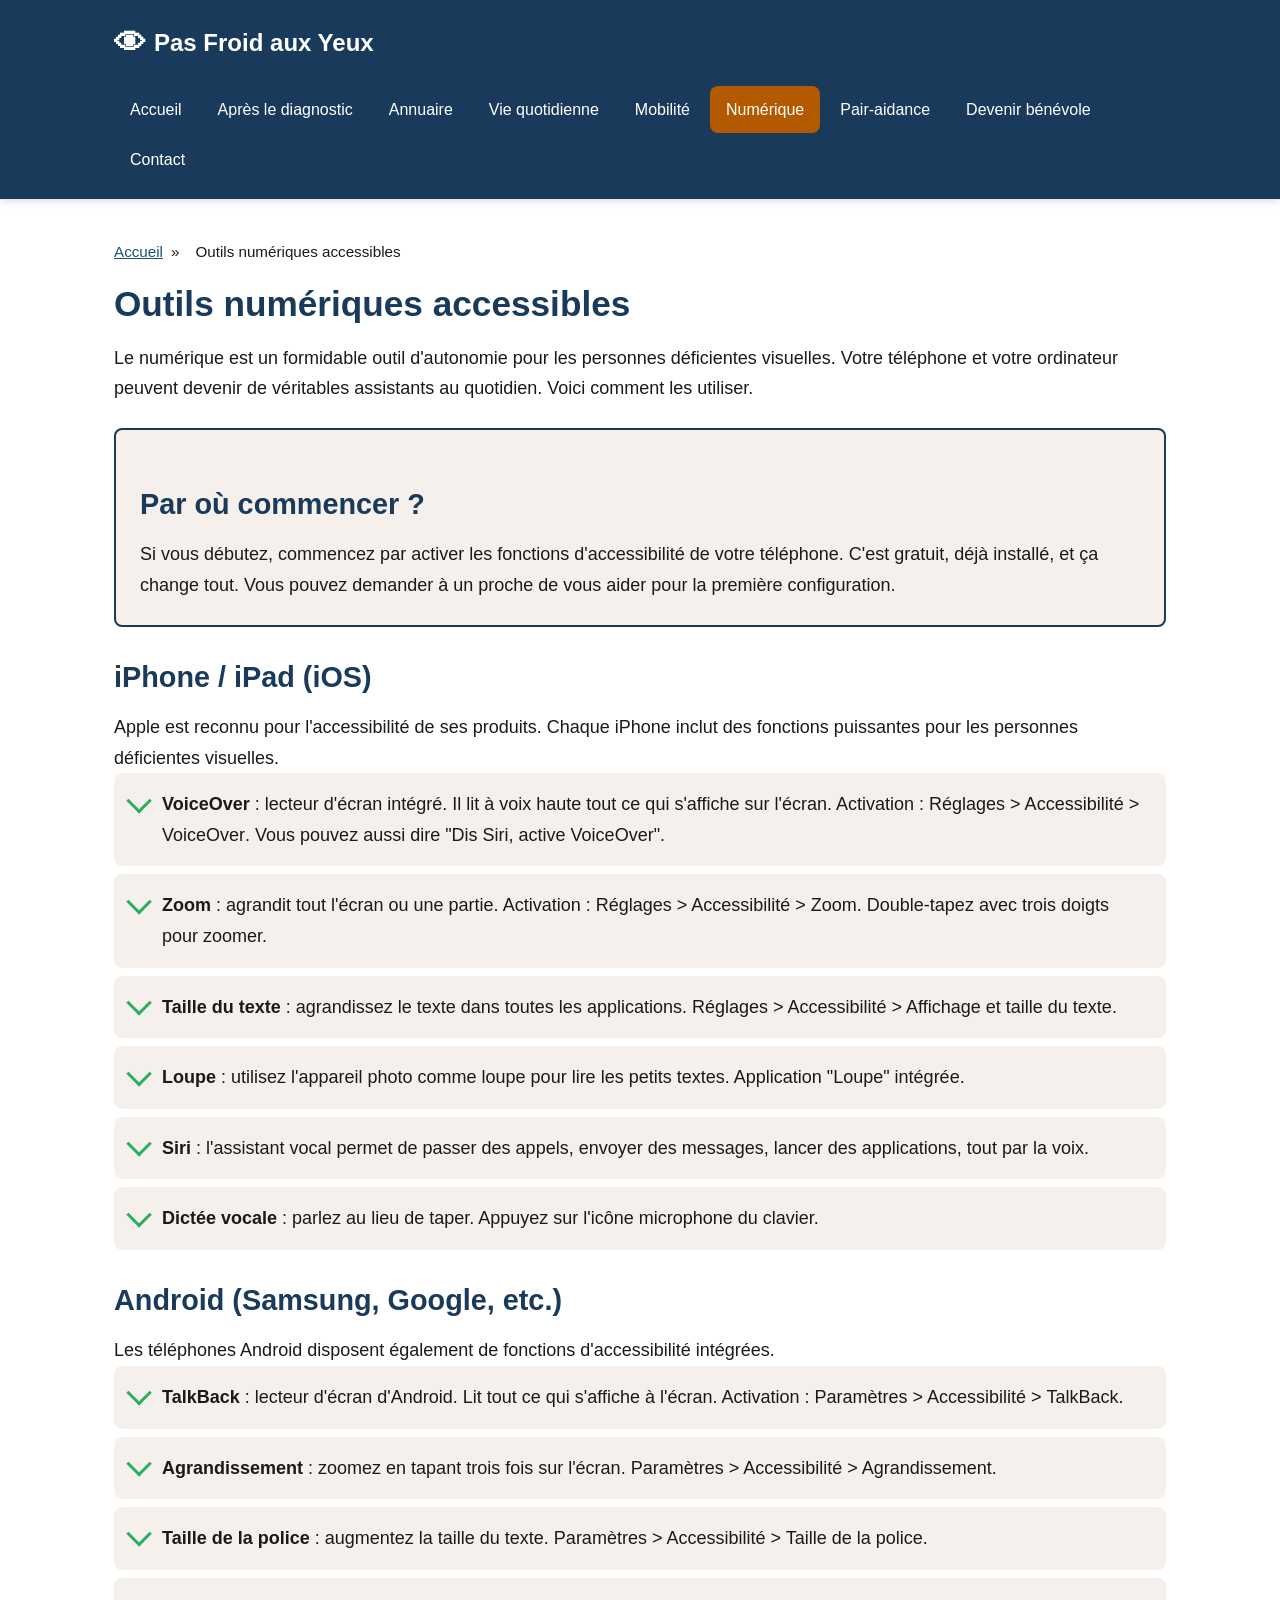
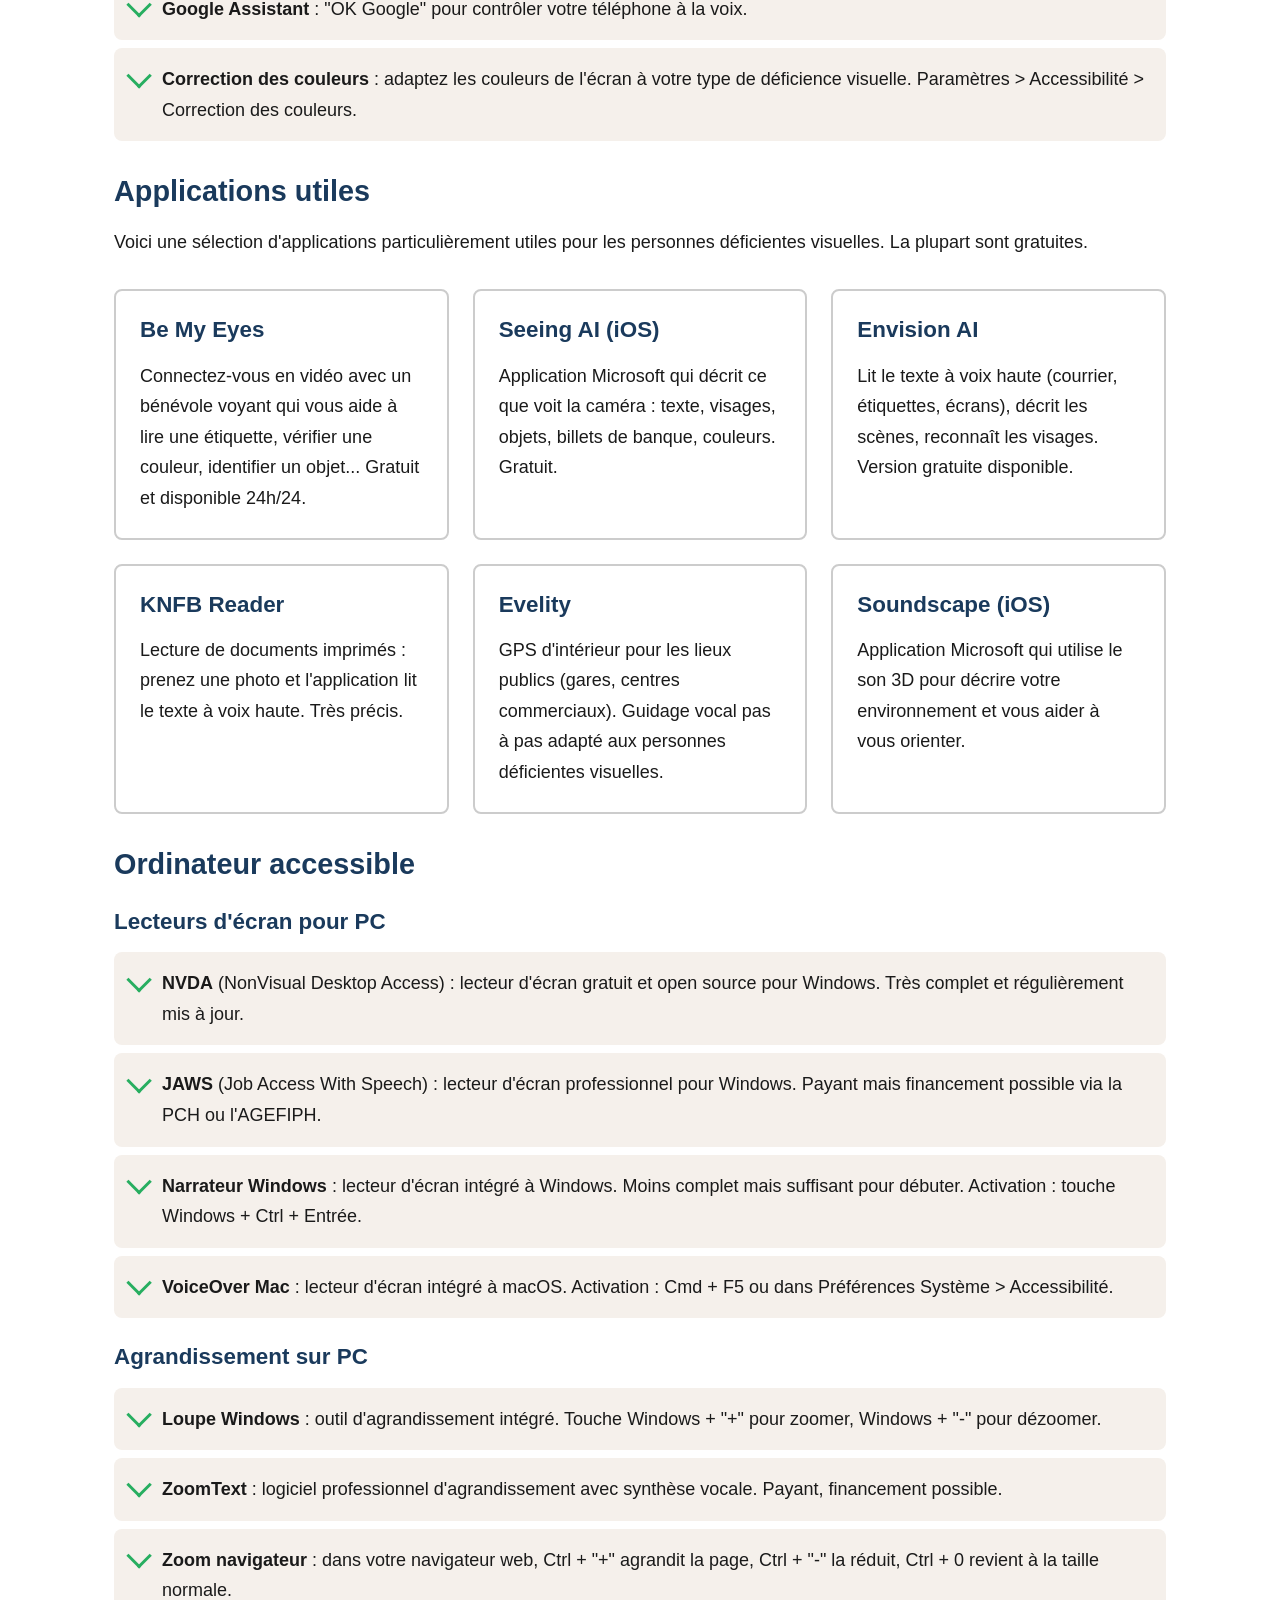
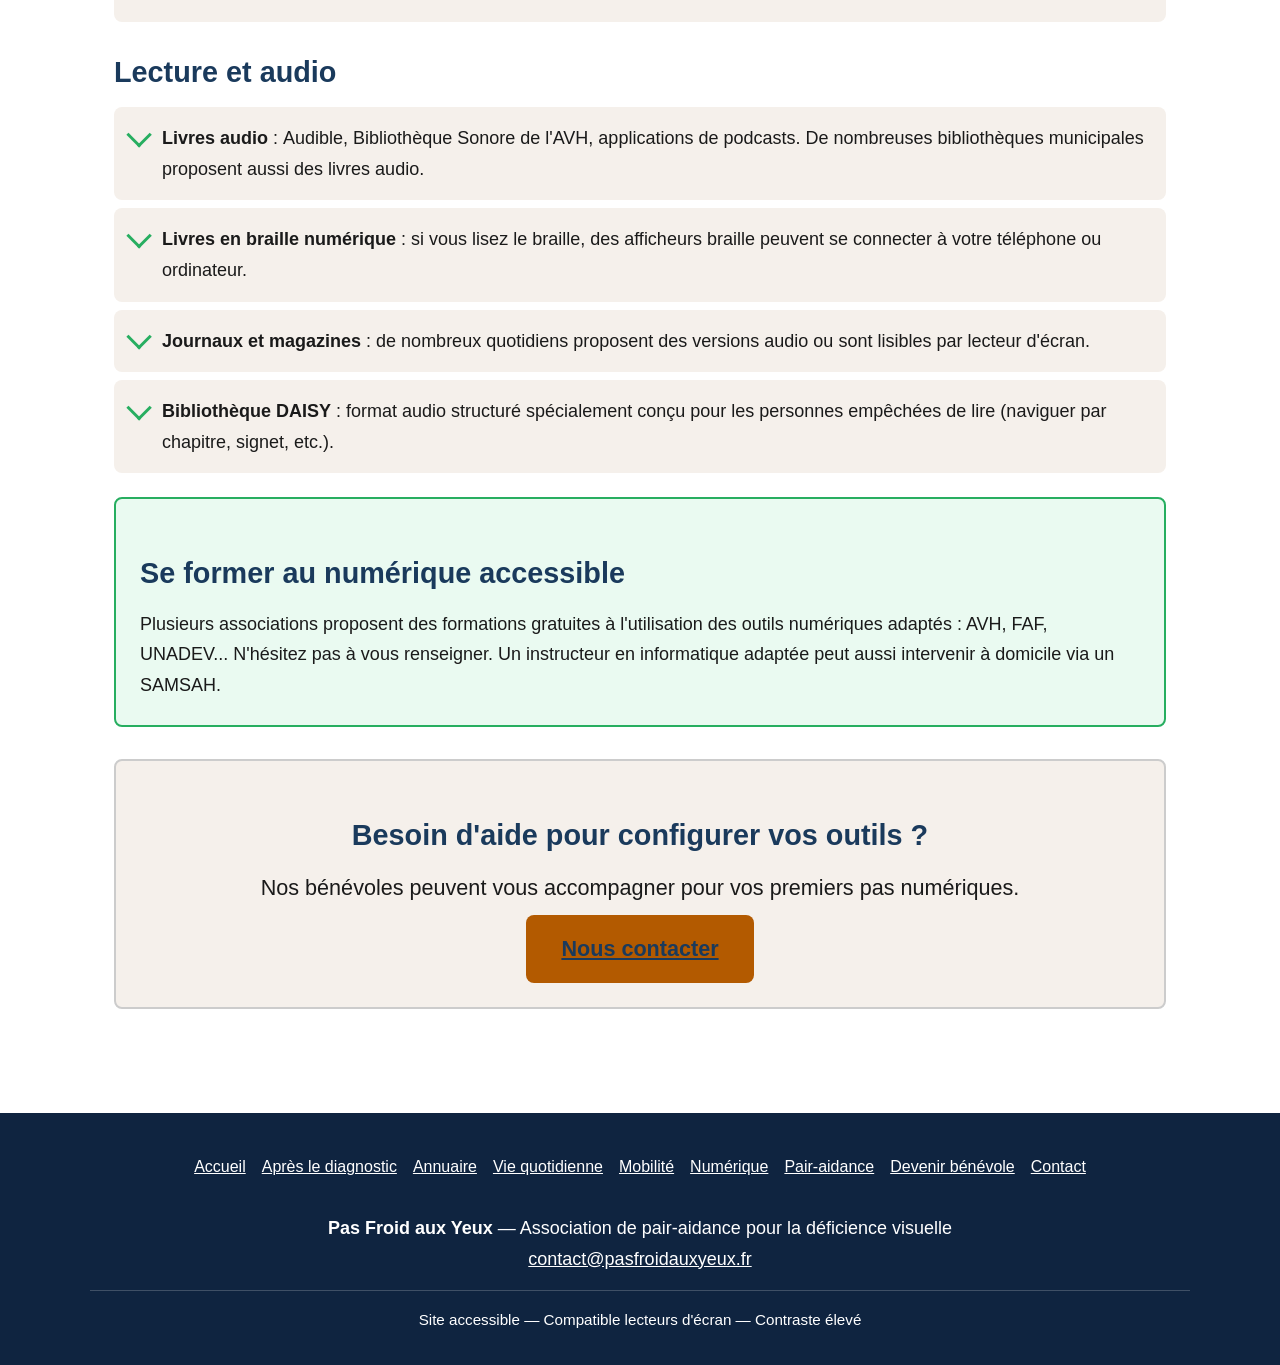
<file: numerique.html>
<!DOCTYPE html>
<html lang="fr">
<head>
  <meta charset="UTF-8">
  <meta name="viewport" content="width=device-width, initial-scale=1.0">
  <meta name="description" content="Outils numériques accessibles pour les personnes déficientes visuelles : iPhone, Android, lecteurs d'écran, applications utiles, PC accessible.">
  <title>Outils numériques accessibles - Pas Froid aux Yeux</title>
  <link rel="stylesheet" href="css/style.css">
</head>
<body>

  <a href="#contenu" class="skip-link">Aller au contenu principal</a>

  <header class="site-header" role="banner">
    <div class="header-inner">
      <a href="index.html" class="site-logo" aria-label="Pas Froid aux Yeux - Retour à l'accueil">
        <span class="logo-icon" aria-hidden="true">&#128065;</span>
        Pas Froid aux Yeux
      </a>
      <button class="nav-toggle" aria-expanded="false" aria-controls="navigation-principale">Menu</button>
      <nav class="main-nav" id="navigation-principale" aria-label="Navigation principale">
        <ul>
          <li><a href="index.html">Accueil</a></li>
          <li><a href="diagnostic.html">Après le diagnostic</a></li>
          <li><a href="annuaire.html">Annuaire</a></li>
          <li><a href="conseils.html">Vie quotidienne</a></li>
          <li><a href="mobilite.html">Mobilité</a></li>
          <li><a href="numerique.html">Numérique</a></li>
          <li><a href="pair-aidance.html">Pair-aidance</a></li>
          <li><a href="benevole.html">Devenir bénévole</a></li>
          <li><a href="contact.html">Contact</a></li>
        </ul>
      </nav>
    </div>
  </header>

  <main id="contenu" role="main">

    <nav class="breadcrumb" aria-label="Fil d'Ariane">
      <ol role="list">
        <li><a href="index.html">Accueil</a> <span aria-hidden="true">&raquo;</span></li>
        <li><span aria-current="page">Outils numériques accessibles</span></li>
      </ol>
    </nav>

    <h1>Outils numériques accessibles</h1>

    <p>
      Le numérique est un formidable outil d'autonomie pour les personnes déficientes visuelles.
      Votre téléphone et votre ordinateur peuvent devenir de véritables assistants au quotidien.
      Voici comment les utiliser.
    </p>

    <div class="info-box">
      <h2>Par où commencer ?</h2>
      <p>
        Si vous débutez, commencez par activer les fonctions d'accessibilité de votre téléphone.
        C'est gratuit, déjà installé, et ça change tout. Vous pouvez demander à un proche de
        vous aider pour la première configuration.
      </p>
    </div>

    <!-- iPhone / iOS -->
    <section>
      <h2>iPhone / iPad (iOS)</h2>
      <p>
        Apple est reconnu pour l'accessibilité de ses produits. Chaque iPhone inclut des
        fonctions puissantes pour les personnes déficientes visuelles.
      </p>
      <ul class="tips-list" role="list">
        <li>
          <strong><span lang="en">VoiceOver</span></strong> : lecteur d'écran intégré. Il lit à voix haute tout ce
          qui s'affiche sur l'écran. Activation : Réglages &gt; Accessibilité &gt; <span lang="en">VoiceOver</span>.
          Vous pouvez aussi dire "Dis <span lang="en">Siri</span>, active <span lang="en">VoiceOver</span>".
        </li>
        <li>
          <strong><span lang="en">Zoom</span></strong> : agrandit tout l'écran ou une partie. Activation : Réglages
          &gt; Accessibilité &gt; <span lang="en">Zoom</span>. Double-tapez avec trois doigts pour zoomer.
        </li>
        <li>
          <strong>Taille du texte</strong> : agrandissez le texte dans toutes les applications.
          Réglages &gt; Accessibilité &gt; Affichage et taille du texte.
        </li>
        <li>
          <strong>Loupe</strong> : utilisez l'appareil photo comme loupe pour lire les petits
          textes. Application "Loupe" intégrée.
        </li>
        <li>
          <strong><span lang="en">Siri</span></strong> : l'assistant vocal permet de passer des appels, envoyer des
          messages, lancer des applications, tout par la voix.
        </li>
        <li>
          <strong>Dictée vocale</strong> : parlez au lieu de taper. Appuyez sur l'icône
          microphone du clavier.
        </li>
      </ul>
    </section>

    <!-- Android -->
    <section>
      <h2>Android (Samsung, Google, etc.)</h2>
      <p>
        Les téléphones Android disposent également de fonctions d'accessibilité intégrées.
      </p>
      <ul class="tips-list" role="list">
        <li>
          <strong><span lang="en">TalkBack</span></strong> : lecteur d'écran d'Android. Lit tout ce qui s'affiche
          à l'écran. Activation : Paramètres &gt; Accessibilité &gt; <span lang="en">TalkBack</span>.
        </li>
        <li>
          <strong>Agrandissement</strong> : zoomez en tapant trois fois sur l'écran.
          Paramètres &gt; Accessibilité &gt; Agrandissement.
        </li>
        <li>
          <strong>Taille de la police</strong> : augmentez la taille du texte.
          Paramètres &gt; Accessibilité &gt; Taille de la police.
        </li>
        <li>
          <strong><span lang="en">Google Assistant</span></strong> : "OK Google" pour contrôler votre téléphone
          à la voix.
        </li>
        <li>
          <strong>Correction des couleurs</strong> : adaptez les couleurs de l'écran à votre
          type de déficience visuelle. Paramètres &gt; Accessibilité &gt; Correction des couleurs.
        </li>
      </ul>
    </section>

    <!-- Applications utiles -->
    <section>
      <h2>Applications utiles</h2>
      <p>
        Voici une sélection d'applications particulièrement utiles pour les personnes
        déficientes visuelles. La plupart sont gratuites.
      </p>

      <div class="cards">
        <article class="card">
          <h3><span lang="en">Be My Eyes</span></h3>
          <p>
            Connectez-vous en vidéo avec un bénévole voyant qui vous aide à lire une étiquette,
            vérifier une couleur, identifier un objet... Gratuit et disponible 24h/24.
          </p>
        </article>

        <article class="card">
          <h3><span lang="en">Seeing AI</span> (iOS)</h3>
          <p>
            Application Microsoft qui décrit ce que voit la caméra : texte, visages, objets,
            billets de banque, couleurs. Gratuit.
          </p>
        </article>

        <article class="card">
          <h3><span lang="en">Envision AI</span></h3>
          <p>
            Lit le texte à voix haute (courrier, étiquettes, écrans), décrit les scènes,
            reconnaît les visages. Version gratuite disponible.
          </p>
        </article>

        <article class="card">
          <h3><span lang="en">KNFB Reader</span></h3>
          <p>
            Lecture de documents imprimés : prenez une photo et l'application lit le texte
            à voix haute. Très précis.
          </p>
        </article>

        <article class="card">
          <h3><span lang="en">Evelity</span></h3>
          <p>
            GPS d'intérieur pour les lieux publics (gares, centres commerciaux). Guidage
            vocal pas à pas adapté aux personnes déficientes visuelles.
          </p>
        </article>

        <article class="card">
          <h3><span lang="en">Soundscape</span> (iOS)</h3>
          <p>
            Application Microsoft qui utilise le son 3D pour décrire votre environnement
            et vous aider à vous orienter.
          </p>
        </article>
      </div>
    </section>

    <!-- PC accessible -->
    <section>
      <h2>Ordinateur accessible</h2>

      <h3>Lecteurs d'écran pour PC</h3>
      <ul class="tips-list" role="list">
        <li>
          <strong><span lang="en">NVDA</span></strong> (NonVisual Desktop Access) : lecteur d'écran gratuit et
          open source pour Windows. Très complet et régulièrement mis à jour.
        </li>
        <li>
          <strong><span lang="en">JAWS</span></strong> (Job Access With Speech) : lecteur d'écran professionnel pour
          Windows. Payant mais financement possible via la PCH ou l'AGEFIPH.
        </li>
        <li>
          <strong>Narrateur Windows</strong> : lecteur d'écran intégré à Windows. Moins complet
          mais suffisant pour débuter. Activation : touche Windows + Ctrl + Entrée.
        </li>
        <li>
          <strong><span lang="en">VoiceOver</span> Mac</strong> : lecteur d'écran intégré à macOS. Activation :
          Cmd + F5 ou dans Préférences Système &gt; Accessibilité.
        </li>
      </ul>

      <h3>Agrandissement sur PC</h3>
      <ul class="tips-list" role="list">
        <li>
          <strong>Loupe Windows</strong> : outil d'agrandissement intégré. Touche Windows + "+"
          pour zoomer, Windows + "-" pour dézoomer.
        </li>
        <li>
          <strong><span lang="en">ZoomText</span></strong> : logiciel professionnel d'agrandissement avec synthèse
          vocale. Payant, financement possible.
        </li>
        <li>
          <strong>Zoom navigateur</strong> : dans votre navigateur web, Ctrl + "+" agrandit
          la page, Ctrl + "-" la réduit, Ctrl + 0 revient à la taille normale.
        </li>
      </ul>
    </section>

    <!-- Lecture et audio -->
    <section>
      <h2>Lecture et audio</h2>
      <ul class="tips-list" role="list">
        <li>
          <strong>Livres audio</strong> : <span lang="en">Audible</span>, Bibliothèque Sonore de l'AVH,
          applications de podcasts. De nombreuses bibliothèques municipales proposent
          aussi des livres audio.
        </li>
        <li>
          <strong>Livres en braille numérique</strong> : si vous lisez le braille, des
          afficheurs braille peuvent se connecter à votre téléphone ou ordinateur.
        </li>
        <li>
          <strong>Journaux et magazines</strong> : de nombreux quotidiens proposent des
          versions audio ou sont lisibles par lecteur d'écran.
        </li>
        <li>
          <strong>Bibliothèque <span lang="en">DAISY</span></strong> : format audio structuré spécialement conçu
          pour les personnes empêchées de lire (naviguer par chapitre, signet, etc.).
        </li>
      </ul>
    </section>

    <div class="info-box success">
      <h2>Se former au numérique accessible</h2>
      <p>
        Plusieurs associations proposent des formations gratuites à l'utilisation des outils
        numériques adaptés : AVH, FAF, UNADEV... N'hésitez pas à vous renseigner. Un
        instructeur en informatique adaptée peut aussi intervenir à domicile via un SAMSAH.
      </p>
    </div>

    <section class="quick-contact" aria-label="Contact rapide">
      <h2>Besoin d'aide pour configurer vos outils ?</h2>
      <p>Nos bénévoles peuvent vous accompagner pour vos premiers pas numériques.</p>
      <a href="contact.html" class="btn btn-primary">Nous contacter</a>
    </section>

  </main>

  <footer class="site-footer" role="contentinfo">
    <div class="footer-inner">
      <nav aria-label="Navigation secondaire">
        <ul class="footer-nav" role="list">
          <li><a href="index.html">Accueil</a></li>
          <li><a href="diagnostic.html">Après le diagnostic</a></li>
          <li><a href="annuaire.html">Annuaire</a></li>
          <li><a href="conseils.html">Vie quotidienne</a></li>
          <li><a href="mobilite.html">Mobilité</a></li>
          <li><a href="numerique.html">Numérique</a></li>
          <li><a href="pair-aidance.html">Pair-aidance</a></li>
          <li><a href="benevole.html">Devenir bénévole</a></li>
          <li><a href="contact.html">Contact</a></li>
        </ul>
      </nav>
      <div class="footer-contact">
        <p>
          <strong>Pas Froid aux Yeux</strong> &mdash; Association de pair-aidance pour la déficience visuelle<br>
          <a href="mailto:contact@pasfroidauxyeux.fr">contact@pasfroidauxyeux.fr</a>
        </p>
      </div>
      <div class="footer-accessibility">
        <p>Site accessible &mdash; Compatible lecteurs d'écran &mdash; Contraste élevé</p>
      </div>
    </div>
  </footer>

  <script src="js/main.js"></script>
</body>
</html>
</file>
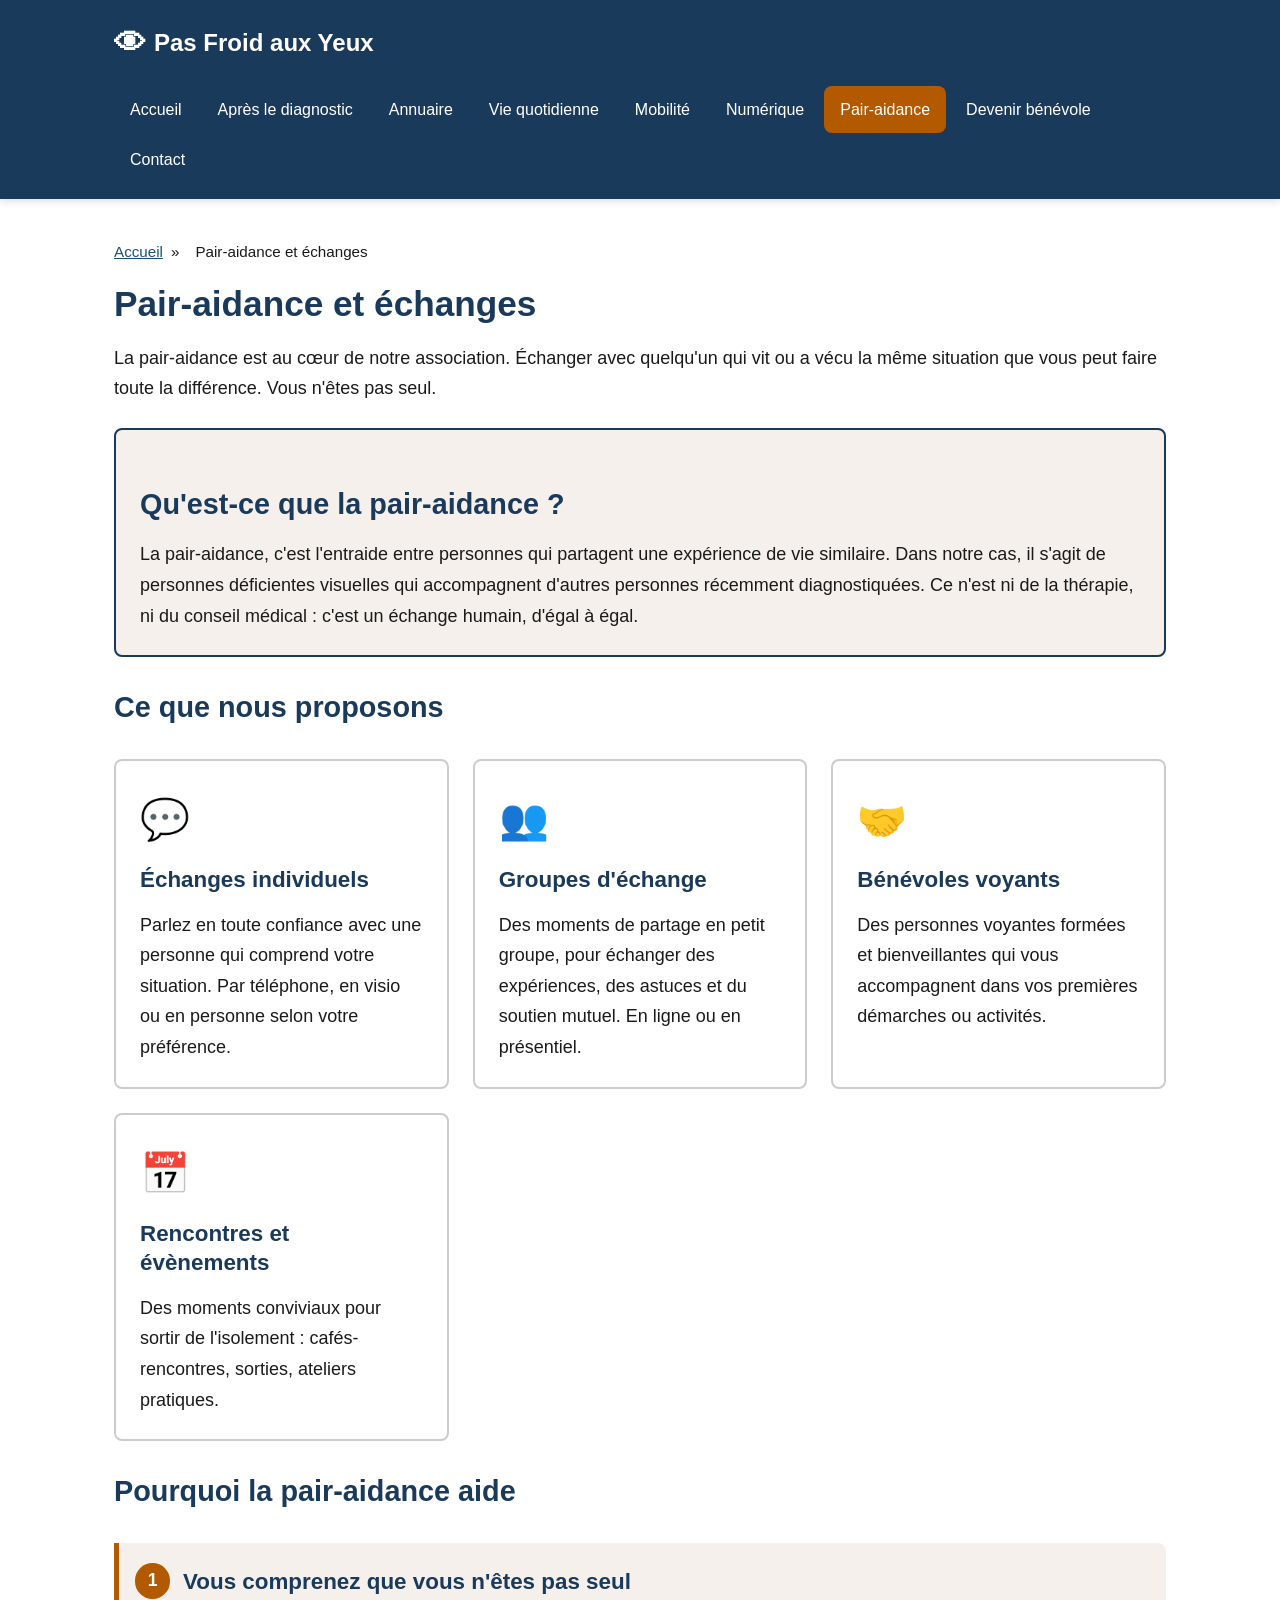
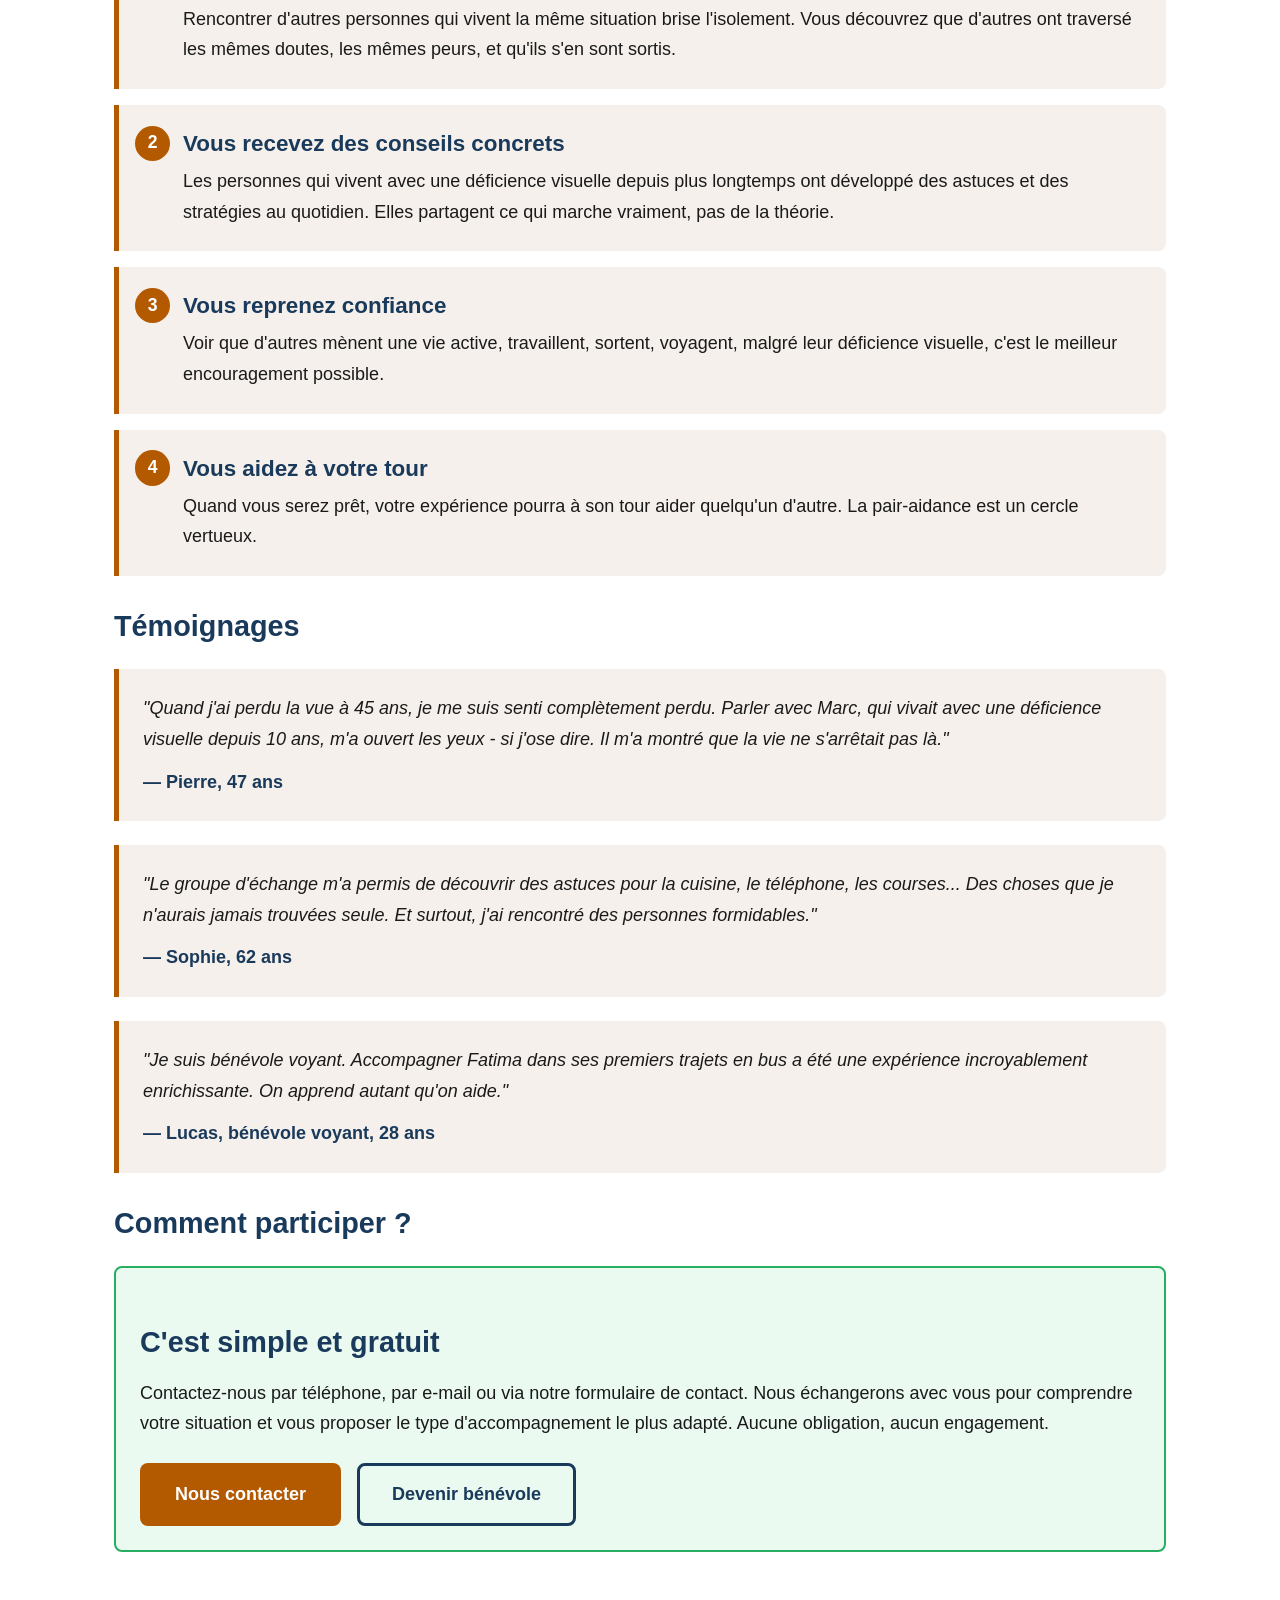
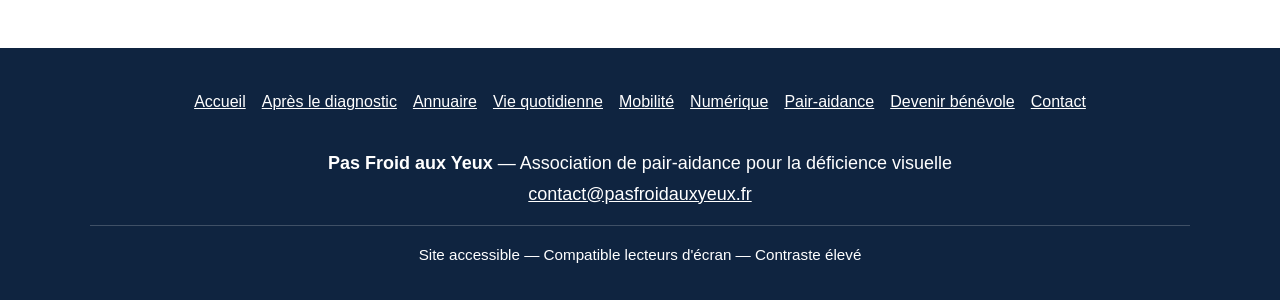
<file: pair-aidance.html>
<!DOCTYPE html>
<html lang="fr">
<head>
  <meta charset="UTF-8">
  <meta name="viewport" content="width=device-width, initial-scale=1.0">
  <meta name="description" content="Pair-aidance et échanges pour les personnes déficientes visuelles. Témoignages, groupes de soutien, bénévoles.">
  <title>Pair-aidance et échanges - Pas Froid aux Yeux</title>
  <link rel="stylesheet" href="css/style.css">
</head>
<body>

  <a href="#contenu" class="skip-link">Aller au contenu principal</a>

  <header class="site-header" role="banner">
    <div class="header-inner">
      <a href="index.html" class="site-logo" aria-label="Pas Froid aux Yeux - Retour à l'accueil">
        <span class="logo-icon" aria-hidden="true">&#128065;</span>
        Pas Froid aux Yeux
      </a>
      <button class="nav-toggle" aria-expanded="false" aria-controls="navigation-principale">Menu</button>
      <nav class="main-nav" id="navigation-principale" aria-label="Navigation principale">
        <ul>
          <li><a href="index.html">Accueil</a></li>
          <li><a href="diagnostic.html">Après le diagnostic</a></li>
          <li><a href="annuaire.html">Annuaire</a></li>
          <li><a href="conseils.html">Vie quotidienne</a></li>
          <li><a href="mobilite.html">Mobilité</a></li>
          <li><a href="numerique.html">Numérique</a></li>
          <li><a href="pair-aidance.html">Pair-aidance</a></li>
          <li><a href="benevole.html">Devenir bénévole</a></li>
          <li><a href="contact.html">Contact</a></li>
        </ul>
      </nav>
    </div>
  </header>

  <main id="contenu" role="main">

    <nav class="breadcrumb" aria-label="Fil d'Ariane">
      <ol role="list">
        <li><a href="index.html">Accueil</a> <span aria-hidden="true">&raquo;</span></li>
        <li><span aria-current="page">Pair-aidance et échanges</span></li>
      </ol>
    </nav>

    <h1>Pair-aidance et échanges</h1>

    <p>
      La pair-aidance est au cœur de notre association. Échanger avec quelqu'un qui vit
      ou a vécu la même situation que vous peut faire toute la différence. Vous n'êtes pas seul.
    </p>

    <div class="info-box">
      <h2>Qu'est-ce que la pair-aidance ?</h2>
      <p>
        La pair-aidance, c'est l'entraide entre personnes qui partagent une expérience
        de vie similaire. Dans notre cas, il s'agit de personnes déficientes visuelles
        qui accompagnent d'autres personnes récemment diagnostiquées. Ce n'est ni de la
        thérapie, ni du conseil médical : c'est un échange humain, d'égal à égal.
      </p>
    </div>

    <!-- Ce que nous proposons -->
    <section>
      <h2>Ce que nous proposons</h2>
      <div class="cards">

        <article class="card">
          <span class="card-icon" aria-hidden="true">&#128172;</span>
          <h3>Échanges individuels</h3>
          <p>
            Parlez en toute confiance avec une personne qui comprend votre situation.
            Par téléphone, en visio ou en personne selon votre préférence.
          </p>
        </article>

        <article class="card">
          <span class="card-icon" aria-hidden="true">&#128101;</span>
          <h3>Groupes d'échange</h3>
          <p>
            Des moments de partage en petit groupe, pour échanger des expériences, des
            astuces et du soutien mutuel. En ligne ou en présentiel.
          </p>
        </article>

        <article class="card">
          <span class="card-icon" aria-hidden="true">&#129309;</span>
          <h3>Bénévoles voyants</h3>
          <p>
            Des personnes voyantes formées et bienveillantes qui vous accompagnent
            dans vos premières démarches ou activités.
          </p>
        </article>

        <article class="card">
          <span class="card-icon" aria-hidden="true">&#128197;</span>
          <h3>Rencontres et évènements</h3>
          <p>
            Des moments conviviaux pour sortir de l'isolement : cafés-rencontres,
            sorties, ateliers pratiques.
          </p>
        </article>

      </div>
    </section>

    <!-- Pourquoi la pair-aidance -->
    <section>
      <h2>Pourquoi la pair-aidance aide</h2>
      <ol class="steps" role="list">
        <li>
          <h3>Vous comprenez que vous n'êtes pas seul</h3>
          <p>
            Rencontrer d'autres personnes qui vivent la même situation brise l'isolement.
            Vous découvrez que d'autres ont traversé les mêmes doutes, les mêmes peurs, et
            qu'ils s'en sont sortis.
          </p>
        </li>
        <li>
          <h3>Vous recevez des conseils concrets</h3>
          <p>
            Les personnes qui vivent avec une déficience visuelle depuis plus longtemps ont
            développé des astuces et des stratégies au quotidien. Elles partagent ce qui
            marche vraiment, pas de la théorie.
          </p>
        </li>
        <li>
          <h3>Vous reprenez confiance</h3>
          <p>
            Voir que d'autres mènent une vie active, travaillent, sortent, voyagent, malgré
            leur déficience visuelle, c'est le meilleur encouragement possible.
          </p>
        </li>
        <li>
          <h3>Vous aidez à votre tour</h3>
          <p>
            Quand vous serez prêt, votre expérience pourra à son tour aider quelqu'un d'autre.
            La pair-aidance est un cercle vertueux.
          </p>
        </li>
      </ol>
    </section>

    <!-- Témoignages -->
    <section>
      <h2>Témoignages</h2>

      <blockquote class="testimonial">
        <p>
          "Quand j'ai perdu la vue à 45 ans, je me suis senti complètement perdu. Parler
          avec Marc, qui vivait avec une déficience visuelle depuis 10 ans, m'a ouvert les
          yeux - si j'ose dire. Il m'a montré que la vie ne s'arrêtait pas là."
        </p>
        <cite>&mdash; Pierre, 47 ans</cite>
      </blockquote>

      <blockquote class="testimonial">
        <p>
          "Le groupe d'échange m'a permis de découvrir des astuces pour la cuisine, le
          téléphone, les courses... Des choses que je n'aurais jamais trouvées seule.
          Et surtout, j'ai rencontré des personnes formidables."
        </p>
        <cite>&mdash; Sophie, 62 ans</cite>
      </blockquote>

      <blockquote class="testimonial">
        <p>
          "Je suis bénévole voyant. Accompagner Fatima dans ses premiers trajets en bus a
          été une expérience incroyablement enrichissante. On apprend autant qu'on aide."
        </p>
        <cite>&mdash; Lucas, bénévole voyant, 28 ans</cite>
      </blockquote>
    </section>

    <!-- Comment participer -->
    <section>
      <h2>Comment participer ?</h2>
      <div class="info-box success">
        <h2>C'est simple et gratuit</h2>
        <p>
          Contactez-nous par téléphone, par e-mail ou via notre formulaire de contact.
          Nous échangerons avec vous pour comprendre votre situation et vous proposer
          le type d'accompagnement le plus adapté. Aucune obligation, aucun engagement.
        </p>
        <div class="btn-group btn-group-left">
          <a href="contact.html" class="btn btn-primary">Nous contacter</a>
          <a href="benevole.html" class="btn btn-outline">Devenir bénévole</a>
        </div>
      </div>
    </section>

  </main>

  <footer class="site-footer" role="contentinfo">
    <div class="footer-inner">
      <nav aria-label="Navigation secondaire">
        <ul class="footer-nav" role="list">
          <li><a href="index.html">Accueil</a></li>
          <li><a href="diagnostic.html">Après le diagnostic</a></li>
          <li><a href="annuaire.html">Annuaire</a></li>
          <li><a href="conseils.html">Vie quotidienne</a></li>
          <li><a href="mobilite.html">Mobilité</a></li>
          <li><a href="numerique.html">Numérique</a></li>
          <li><a href="pair-aidance.html">Pair-aidance</a></li>
          <li><a href="benevole.html">Devenir bénévole</a></li>
          <li><a href="contact.html">Contact</a></li>
        </ul>
      </nav>
      <div class="footer-contact">
        <p>
          <strong>Pas Froid aux Yeux</strong> &mdash; Association de pair-aidance pour la déficience visuelle<br>
          <a href="mailto:contact@pasfroidauxyeux.fr">contact@pasfroidauxyeux.fr</a>
        </p>
      </div>
      <div class="footer-accessibility">
        <p>Site accessible &mdash; Compatible lecteurs d'écran &mdash; Contraste élevé</p>
      </div>
    </div>
  </footer>

  <script src="js/main.js"></script>
</body>
</html>
</file>
<file: css/style.css>
/* ============================================
   Pas Froid aux Yeux - Styles principaux
   Accessibilité maximale : contraste élevé,
   polices lisibles, navigation simple
   ============================================ */

/* --- Reset & Base --- */
*, *::before, *::after {
  box-sizing: border-box;
  margin: 0;
  padding: 0;
}

:root {
  --color-primary: #1a3a5c;
  --color-primary-dark: #0f2440;
  --color-accent: #b35a00;
  --color-accent-hover: #8f4800;
  --color-text: #1a1a1a;
  --color-text-light: #ffffff;
  --color-bg: #ffffff;
  --color-bg-alt: #f5f0eb;
  --color-bg-dark: #1a3a5c;
  --color-border: #cccccc;
  --color-success: #27ae60;
  --color-link: #1a5276;
  --color-link-hover: #b35a00;
  --font-main: 'Segoe UI', Tahoma, Geneva, Verdana, sans-serif;
  --font-size-base: 1.125rem;
  --font-size-large: 1.35rem;
  --font-size-h1: 2.2rem;
  --font-size-h2: 1.8rem;
  --font-size-h3: 1.4rem;
  --max-width: 1100px;
  --spacing: 1.5rem;
  --radius: 8px;
}

html {
  font-size: 100%;
  scroll-behavior: smooth;
}

body {
  font-family: var(--font-main);
  font-size: var(--font-size-base);
  line-height: 1.7;
  color: var(--color-text);
  background-color: var(--color-bg);
}

/* --- Skip to content (accessibility) --- */
.skip-link {
  position: absolute;
  top: -100%;
  left: 0;
  background: var(--color-accent);
  color: #fff;
  padding: 1rem 2rem;
  z-index: 1000;
  font-size: var(--font-size-large);
  font-weight: bold;
  text-decoration: none;
  border-radius: 0 0 var(--radius) 0;
}

.skip-link:focus {
  top: 0;
}

/* --- Focus visible --- */
*:focus-visible {
  outline: 3px solid var(--color-accent);
  outline-offset: 3px;
}

/* --- Header --- */
.site-header {
  background-color: var(--color-primary);
  color: var(--color-text-light);
  padding: 1rem 0;
  position: sticky;
  top: 0;
  z-index: 100;
  box-shadow: 0 2px 8px rgba(0,0,0,0.15);
}

.header-inner {
  max-width: var(--max-width);
  margin: 0 auto;
  padding: 0 var(--spacing);
  display: flex;
  align-items: center;
  justify-content: space-between;
  flex-wrap: wrap;
  gap: 1rem;
}

.site-logo {
  font-size: 1.5rem;
  font-weight: bold;
  color: var(--color-text-light);
  text-decoration: none;
  display: flex;
  align-items: center;
  gap: 0.5rem;
}

.site-logo:hover,
.site-logo:focus {
  color: var(--color-accent);
}

.logo-icon {
  font-size: 2rem;
}

/* --- Navigation --- */
.nav-toggle {
  display: none;
  background: var(--color-accent);
  color: #fff;
  border: none;
  padding: 0.75rem 1.25rem;
  font-size: 1.2rem;
  cursor: pointer;
  border-radius: var(--radius);
  font-weight: bold;
}

.main-nav ul {
  list-style: none;
  display: flex;
  flex-wrap: wrap;
  gap: 0.25rem;
}

.main-nav a {
  color: var(--color-text-light);
  text-decoration: none;
  padding: 0.6rem 1rem;
  border-radius: var(--radius);
  font-size: 1rem;
  font-weight: 500;
  transition: background-color 0.2s, color 0.2s;
  display: block;
}

.main-nav a:hover,
.main-nav a:focus,
.main-nav a.active {
  background-color: var(--color-accent);
  color: #fff;
}

/* Mobile nav */
@media (max-width: 900px) {
  .nav-toggle {
    display: block;
  }

  .main-nav {
    width: 100%;
    display: none;
  }

  .main-nav.open {
    display: block;
  }

  .main-nav ul {
    flex-direction: column;
  }

  .main-nav a {
    font-size: var(--font-size-base);
    padding: 0.85rem 1rem;
  }
}

/* --- Main content --- */
main {
  max-width: var(--max-width);
  margin: 0 auto;
  padding: var(--spacing);
  min-height: 60vh;
}

/* --- Hero section (homepage) --- */
.hero {
  background: linear-gradient(135deg, var(--color-primary) 0%, var(--color-primary-dark) 100%);
  color: var(--color-text-light);
  padding: 3rem var(--spacing);
  text-align: center;
  border-radius: var(--radius);
  margin-bottom: 2rem;
}

.hero h1 {
  font-size: var(--font-size-h1);
  margin-bottom: 1rem;
  line-height: 1.3;
}

.hero p {
  font-size: var(--font-size-large);
  max-width: 750px;
  margin: 0 auto 2rem auto;
  line-height: 1.6;
}

/* --- Buttons --- */
.btn {
  display: inline-block;
  padding: 1rem 2rem;
  font-size: var(--font-size-base);
  font-weight: bold;
  text-decoration: none;
  border-radius: var(--radius);
  border: 3px solid transparent;
  cursor: pointer;
  transition: background-color 0.2s, transform 0.1s, box-shadow 0.2s;
  text-align: center;
  min-height: 48px;
  line-height: 1.4;
}

.btn:hover,
.btn:focus {
  transform: translateY(-2px);
  box-shadow: 0 4px 12px rgba(0,0,0,0.2);
}

.btn:active {
  transform: translateY(0);
}

.btn-primary {
  background-color: var(--color-accent);
  color: #fff;
}

.btn-primary:hover,
.btn-primary:focus {
  background-color: var(--color-accent-hover);
}

.btn-secondary {
  background-color: transparent;
  color: var(--color-text-light);
  border-color: var(--color-text-light);
}

.btn-secondary:hover,
.btn-secondary:focus {
  background-color: var(--color-text-light);
  color: var(--color-primary);
}

.btn-outline {
  background-color: transparent;
  color: var(--color-primary);
  border-color: var(--color-primary);
}

.btn-outline:hover,
.btn-outline:focus {
  background-color: var(--color-primary);
  color: #fff;
}

.btn-group {
  display: flex;
  flex-wrap: wrap;
  gap: 1rem;
  justify-content: center;
  margin-top: 1.5rem;
}

/* --- Section headings --- */
h1, h2, h3, h4 {
  color: var(--color-primary);
  line-height: 1.3;
  margin-bottom: 1rem;
}

h1 { font-size: var(--font-size-h1); }
h2 { font-size: var(--font-size-h2); margin-top: 2rem; }
h3 { font-size: var(--font-size-h3); margin-top: 1.5rem; }

.hero h1 {
  color: var(--color-text-light);
}

/* --- Cards grid --- */
.cards {
  display: grid;
  grid-template-columns: repeat(auto-fit, minmax(280px, 1fr));
  gap: 1.5rem;
  margin: 2rem 0;
}

.card {
  background: var(--color-bg);
  border: 2px solid var(--color-border);
  border-radius: var(--radius);
  padding: 1.5rem;
  transition: box-shadow 0.2s, border-color 0.2s;
}

.card:hover {
  box-shadow: 0 4px 16px rgba(0,0,0,0.1);
  border-color: var(--color-accent);
}

.card h3 {
  margin-top: 0;
  color: var(--color-primary);
}

.card-icon {
  font-size: 2.5rem;
  margin-bottom: 0.75rem;
  display: block;
}

.card a {
  display: inline-block;
  margin-top: 1rem;
  color: var(--color-link);
  font-weight: bold;
  text-decoration: underline;
  font-size: var(--font-size-base);
}

.card a:hover,
.card a:focus {
  color: var(--color-link-hover);
}

/* --- Steps / Guide --- */
.steps {
  counter-reset: step-counter;
  list-style: none;
  padding: 0;
  margin: 2rem 0;
}

.steps li {
  counter-increment: step-counter;
  padding: 1.5rem;
  margin-bottom: 1rem;
  background: var(--color-bg-alt);
  border-left: 5px solid var(--color-accent);
  border-radius: 0 var(--radius) var(--radius) 0;
  position: relative;
  padding-left: 4rem;
}

.steps li::before {
  content: counter(step-counter);
  position: absolute;
  left: 1rem;
  top: 1.3rem;
  background: var(--color-accent);
  color: #fff;
  width: 2.2rem;
  height: 2.2rem;
  border-radius: 50%;
  display: flex;
  align-items: center;
  justify-content: center;
  font-weight: bold;
  font-size: 1.1rem;
}

.steps li h3 {
  margin-top: 0;
  margin-bottom: 0.5rem;
}

/* --- Info boxes --- */
.info-box {
  background: var(--color-bg-alt);
  border: 2px solid var(--color-primary);
  border-radius: var(--radius);
  padding: 1.5rem;
  margin: 1.5rem 0;
}

.info-box.warning {
  border-color: var(--color-accent);
  background: #fef9e7;
}

.info-box.success {
  border-color: var(--color-success);
  background: #eafaf1;
}

.info-box h3 {
  margin-top: 0;
}

/* --- Directory / Annuaire --- */
.directory-section {
  margin: 2rem 0;
}

.directory-section h3 {
  background: var(--color-primary);
  color: var(--color-text-light);
  padding: 0.75rem 1.25rem;
  border-radius: var(--radius);
  margin-bottom: 1rem;
}

.directory-list {
  list-style: none;
  padding: 0;
}

.directory-list li {
  padding: 1rem 1.25rem;
  border-bottom: 1px solid var(--color-border);
  font-size: var(--font-size-base);
}

.directory-list li:last-child {
  border-bottom: none;
}

.directory-list li strong {
  display: block;
  font-size: var(--font-size-large);
  color: var(--color-primary);
}

/* --- Tips list --- */
.tips-list {
  list-style: none;
  padding: 0;
}

.tips-list li {
  padding: 1rem 1.25rem 1rem 3rem;
  margin-bottom: 0.5rem;
  background: var(--color-bg-alt);
  border-radius: var(--radius);
  position: relative;
}

.tips-list li::before {
  content: "";
  position: absolute;
  left: 1rem;
  top: 1.15rem;
  width: 1.1rem;
  height: 1.1rem;
  border-left: 3px solid var(--color-success);
  border-bottom: 3px solid var(--color-success);
  transform: rotate(-45deg);
}

/* --- Contact form --- */
.contact-form {
  max-width: 650px;
  margin: 2rem 0;
}

.form-group {
  margin-bottom: 1.5rem;
}

.form-group label {
  display: block;
  font-weight: bold;
  margin-bottom: 0.5rem;
  font-size: var(--font-size-base);
  color: var(--color-primary);
}

.form-group input,
.form-group textarea,
.form-group select {
  width: 100%;
  padding: 0.85rem 1rem;
  font-size: var(--font-size-base);
  border: 2px solid var(--color-border);
  border-radius: var(--radius);
  font-family: var(--font-main);
  background: #fff;
  color: var(--color-text);
}

.form-group input:focus,
.form-group textarea:focus,
.form-group select:focus {
  border-color: var(--color-accent);
  outline: 3px solid var(--color-accent);
  outline-offset: 1px;
}

.form-group textarea {
  min-height: 150px;
  resize: vertical;
}

/* --- Quick contact bar --- */
.quick-contact {
  background: var(--color-bg-alt);
  padding: 1.5rem;
  border-radius: var(--radius);
  text-align: center;
  margin: 2rem 0;
  border: 2px solid var(--color-border);
}

.quick-contact p {
  font-size: var(--font-size-large);
  margin-bottom: 0.5rem;
}

.quick-contact a {
  font-size: var(--font-size-large);
  color: var(--color-primary);
  font-weight: bold;
  text-decoration: underline;
}

/* --- Footer --- */
.site-footer {
  background: var(--color-primary-dark);
  color: var(--color-text-light);
  padding: 2rem var(--spacing);
  margin-top: 3rem;
  text-align: center;
}

.footer-inner {
  max-width: var(--max-width);
  margin: 0 auto;
}

.footer-nav {
  list-style: none;
  display: flex;
  flex-wrap: wrap;
  justify-content: center;
  gap: 1rem;
  margin-bottom: 1.5rem;
  padding: 0;
}

.footer-nav a {
  color: var(--color-text-light);
  text-decoration: underline;
  font-size: 1rem;
}

.footer-nav a:hover,
.footer-nav a:focus {
  color: var(--color-accent);
}

.footer-contact {
  margin-bottom: 1rem;
  font-size: var(--font-size-base);
}

.footer-contact a {
  color: var(--color-text-light);
  text-decoration: underline;
}

.footer-accessibility {
  border-top: 1px solid rgba(255,255,255,0.2);
  padding-top: 1rem;
  margin-top: 1rem;
  font-size: 0.95rem;
}

.footer-nav a {
  min-height: 44px;
  display: inline-flex;
  align-items: center;
}

/* --- Accessibility section --- */
.accessibility-features {
  display: grid;
  grid-template-columns: repeat(auto-fit, minmax(250px, 1fr));
  gap: 1rem;
  margin: 1.5rem 0;
}

.accessibility-features li {
  list-style: none;
  padding: 0.75rem 1rem 0.75rem 2.5rem;
  background: var(--color-bg-alt);
  border-radius: var(--radius);
  position: relative;
}

.accessibility-features li::before {
  content: "";
  position: absolute;
  left: 0.75rem;
  top: 1rem;
  width: 1rem;
  height: 0.6rem;
  border-left: 3px solid var(--color-success);
  border-bottom: 3px solid var(--color-success);
  transform: rotate(-45deg);
}

/* --- Testimonials --- */
.testimonial {
  background: var(--color-bg-alt);
  border-left: 5px solid var(--color-accent);
  padding: 1.5rem;
  margin: 1.5rem 0;
  border-radius: 0 var(--radius) var(--radius) 0;
  font-style: italic;
  font-size: var(--font-size-base);
}

.testimonial cite {
  display: block;
  margin-top: 0.75rem;
  font-style: normal;
  font-weight: bold;
  color: var(--color-primary);
}

/* --- Breadcrumb --- */
.breadcrumb {
  padding: 1rem 0;
  font-size: 0.95rem;
}

.breadcrumb a {
  color: var(--color-link);
  text-decoration: underline;
}

.breadcrumb a:hover {
  color: var(--color-link-hover);
}

.breadcrumb span {
  color: var(--color-text);
  margin: 0 0.5rem;
}

/* --- Utility --- */
.text-center { text-align: center; }
.mt-2 { margin-top: 2rem; }
.mb-2 { margin-bottom: 2rem; }
.sr-only {
  position: absolute;
  width: 1px;
  height: 1px;
  padding: 0;
  margin: -1px;
  overflow: hidden;
  clip: rect(0,0,0,0);
  white-space: nowrap;
  border: 0;
}

/* --- Form errors --- */
.form-group input[aria-invalid="true"],
.form-group textarea[aria-invalid="true"],
.form-group select[aria-invalid="true"] {
  border-color: #cc0000;
}

.form-error {
  color: #cc0000;
  font-size: 0.95rem;
  margin-top: 0.25rem;
  font-weight: bold;
}

/* --- Placeholder contrast --- */
::placeholder {
  color: #595959;
  opacity: 1;
}

/* --- Breadcrumb list --- */
.breadcrumb ol {
  list-style: none;
  padding: 0;
  margin: 0;
  display: flex;
  flex-wrap: wrap;
  align-items: center;
  gap: 0;
}

.breadcrumb li {
  display: flex;
  align-items: center;
}

/* --- Button group left alignment --- */
.btn-group-left {
  justify-content: flex-start;
}

/* --- Reduced motion --- */
@media (prefers-reduced-motion: reduce) {
  html { scroll-behavior: auto; }
  .btn,
  .main-nav a,
  .card,
  .form-group input,
  .form-group textarea,
  .form-group select {
    transition: none;
  }
  .btn:hover,
  .btn:focus {
    transform: none;
  }
}

/* --- Windows High Contrast Mode --- */
@media (forced-colors: active) {
  .btn { border: 2px solid ButtonText; }
  .card { border: 2px solid ButtonText; }
  .info-box { border: 2px solid ButtonText; }
  .steps li { border-left: 5px solid Highlight; }
  *:focus-visible { outline: 3px solid Highlight; }
}

/* --- Print --- */
@media print {
  .site-header, .site-footer, .skip-link, .nav-toggle { display: none; }
  body { font-size: 12pt; color: #000; }
  a { text-decoration: underline; color: #000; }
}
</file>
